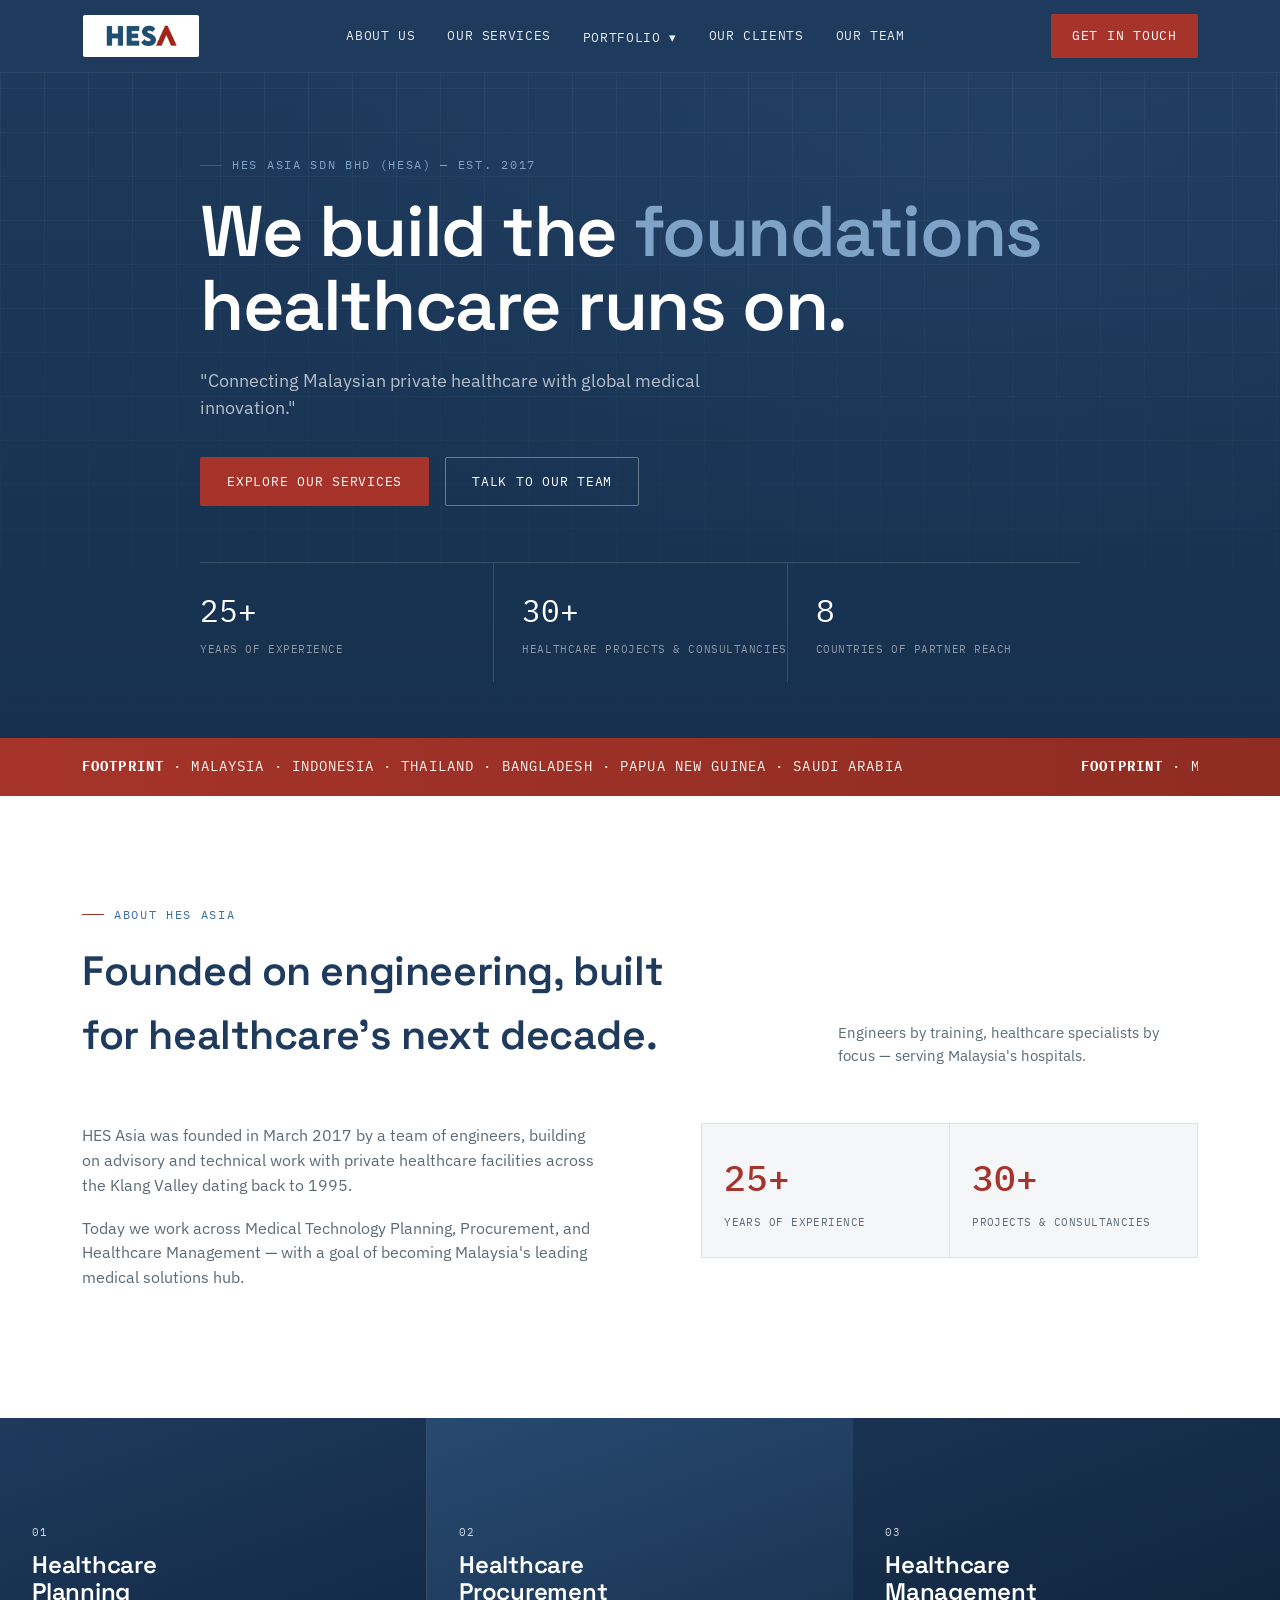
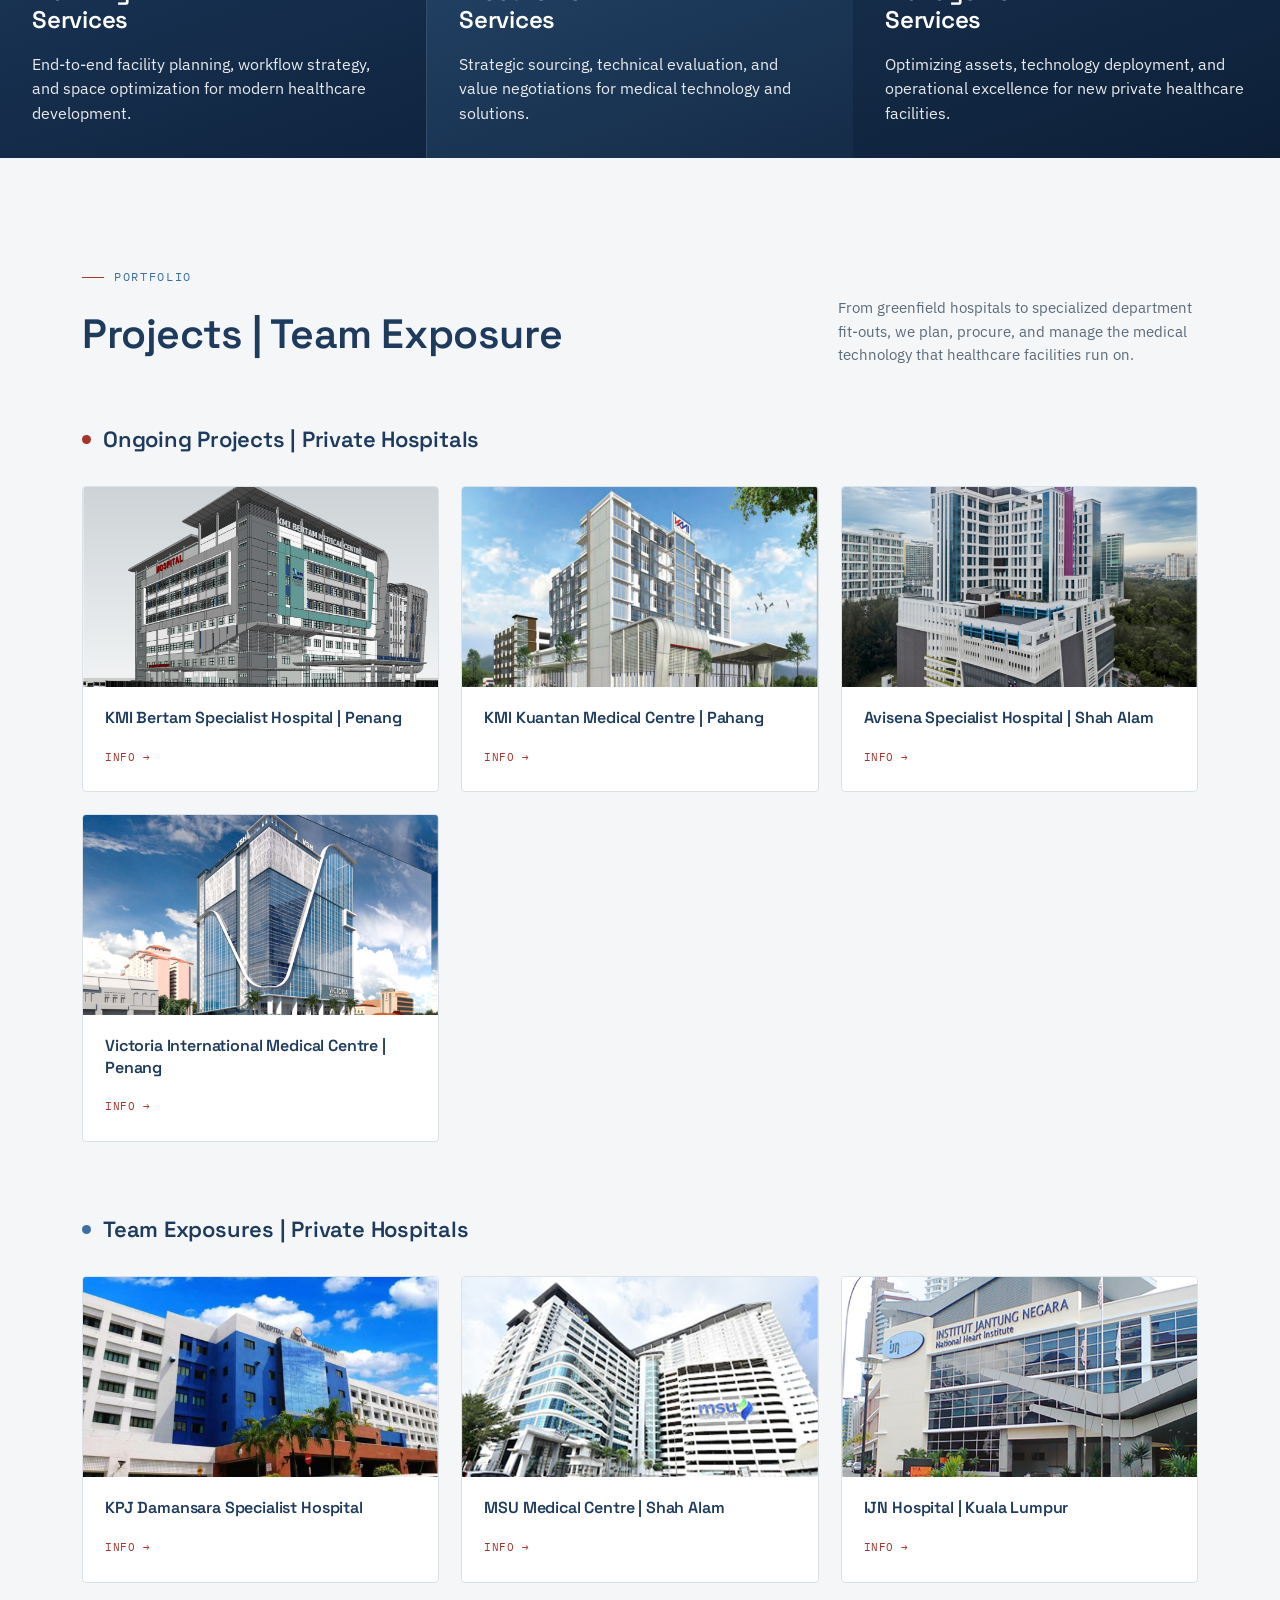
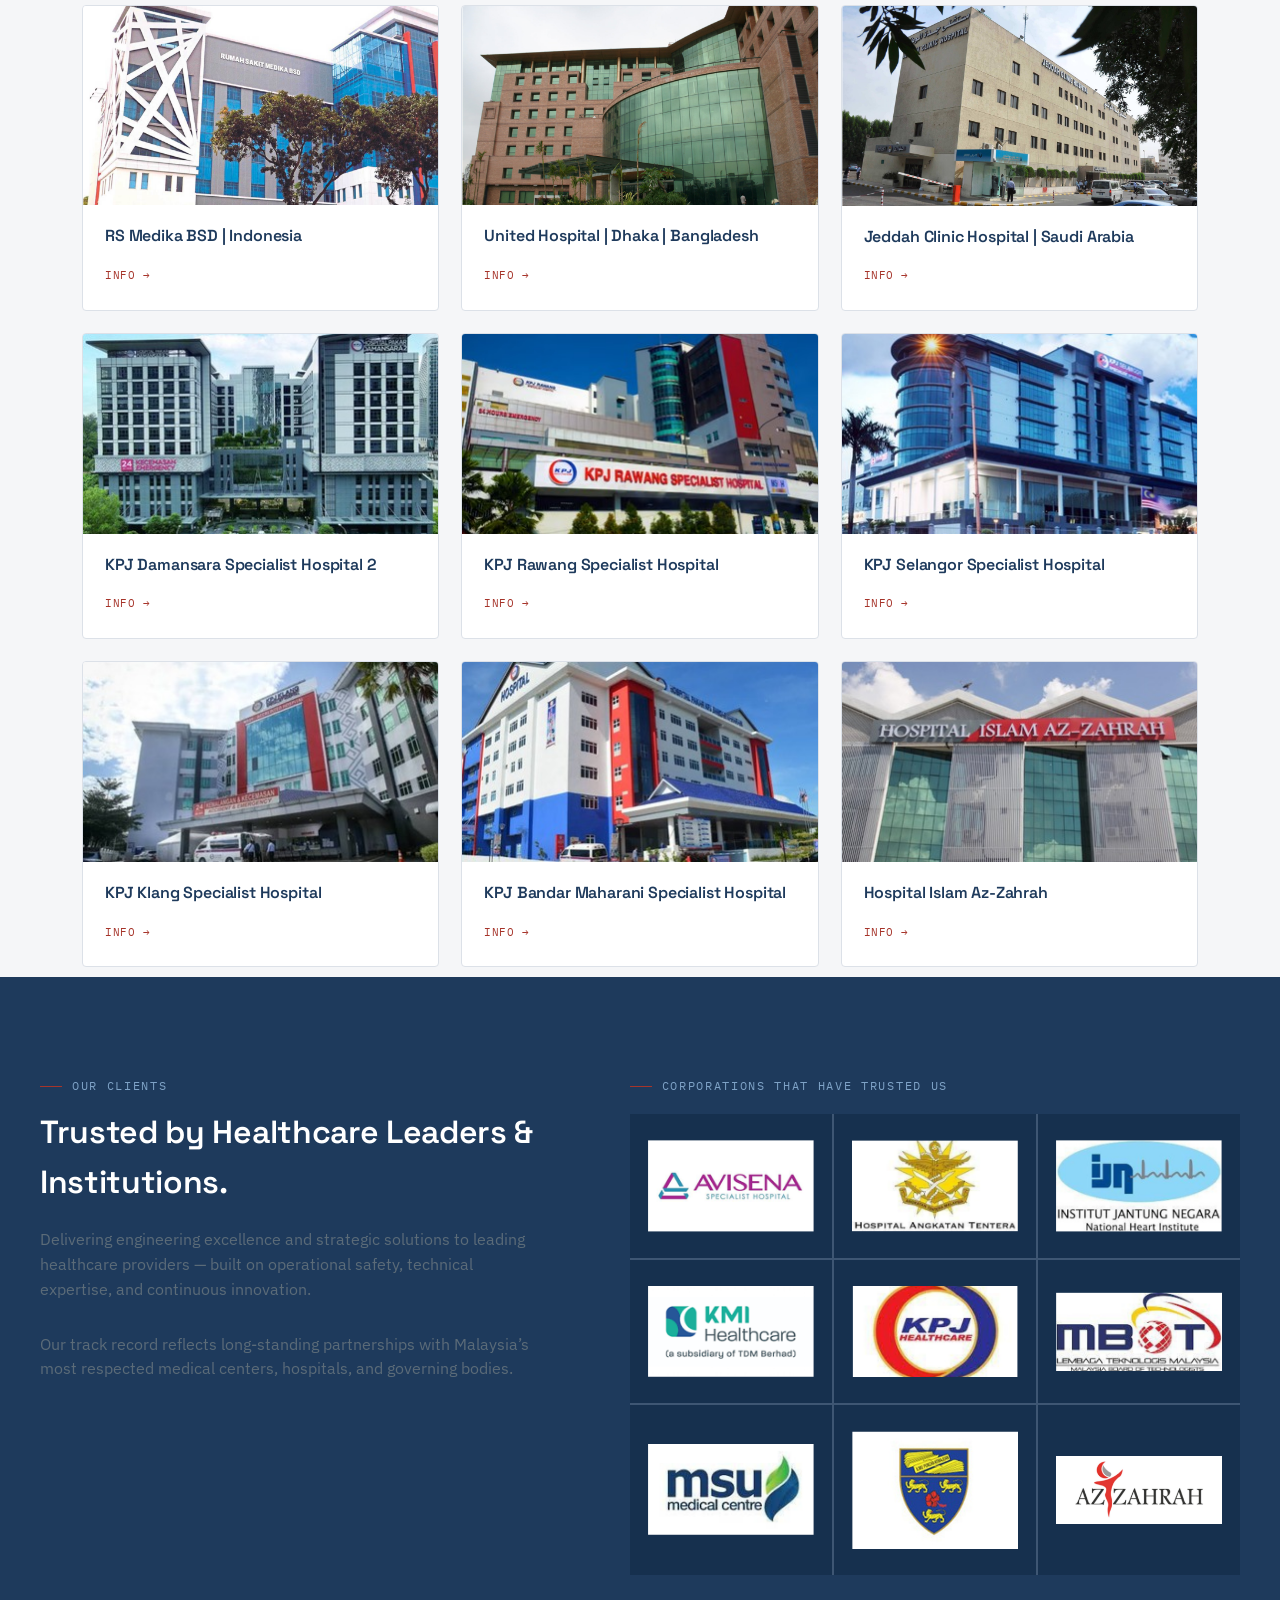
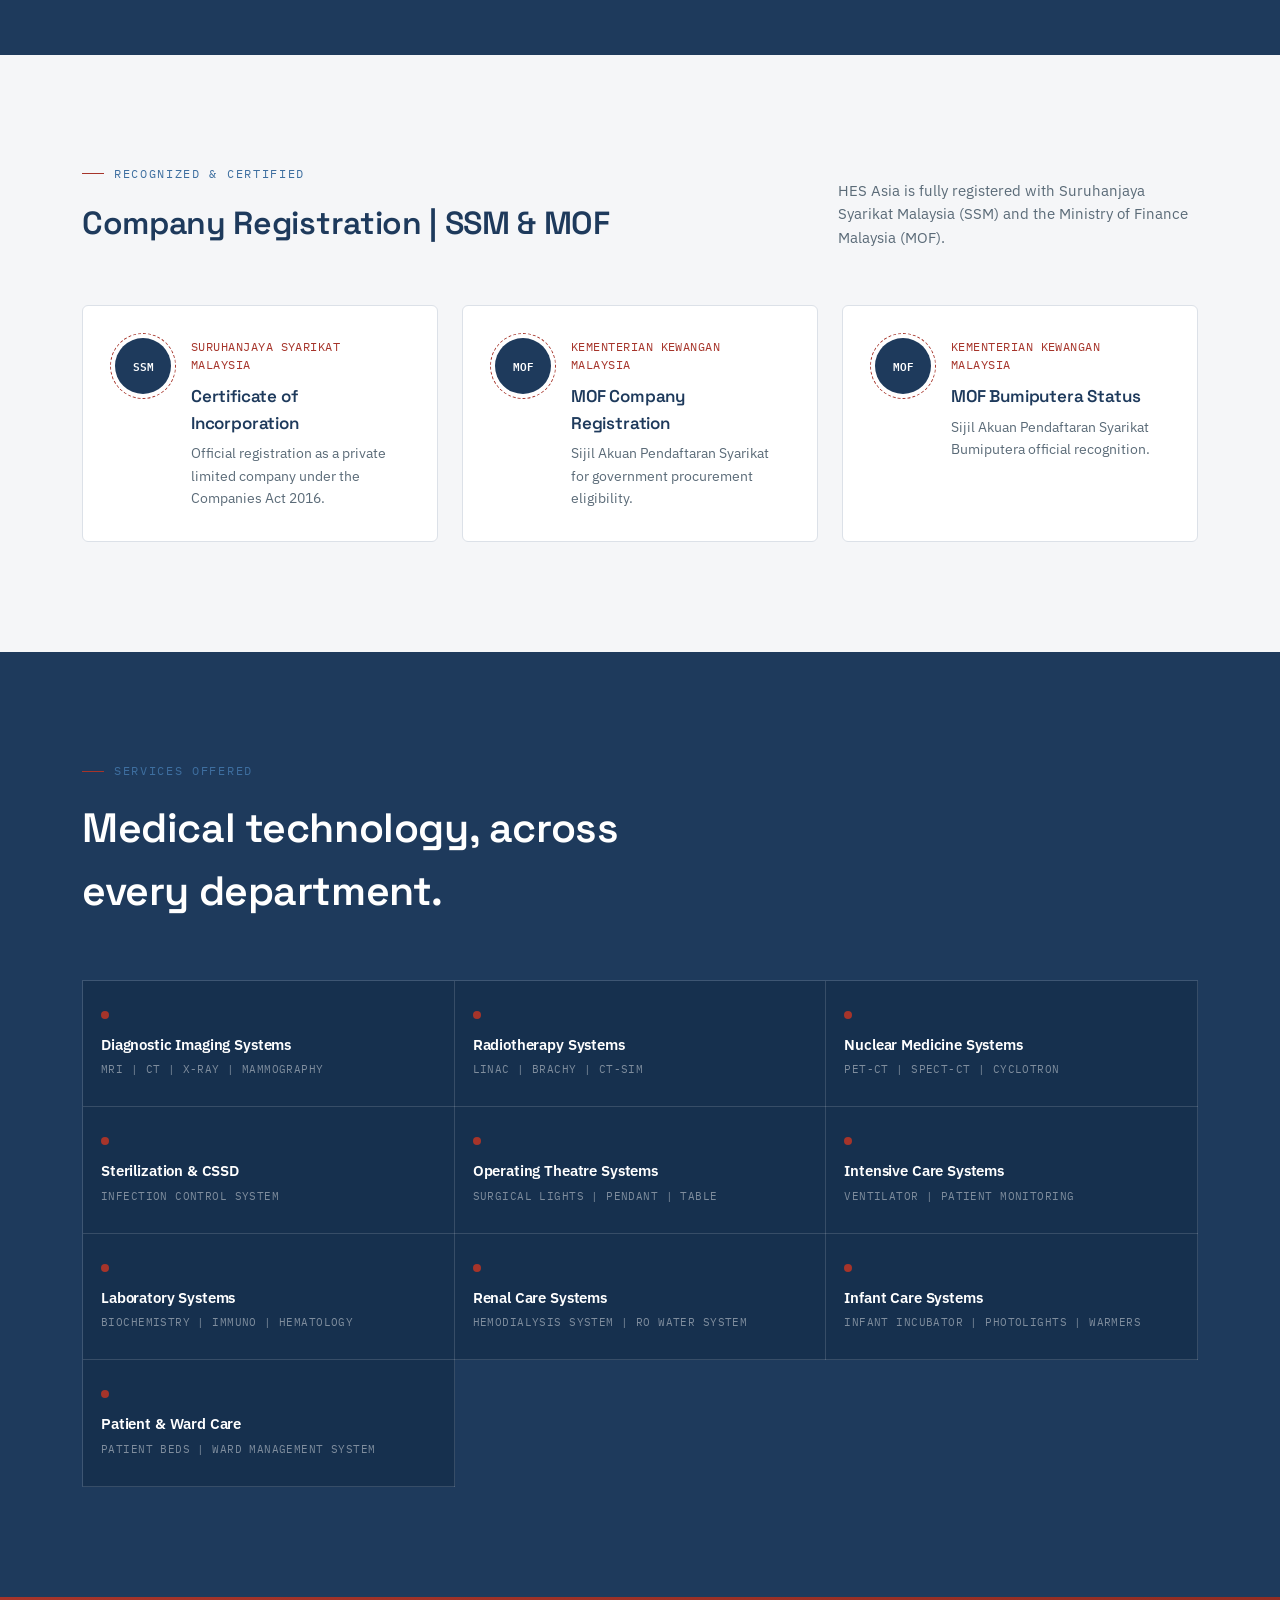
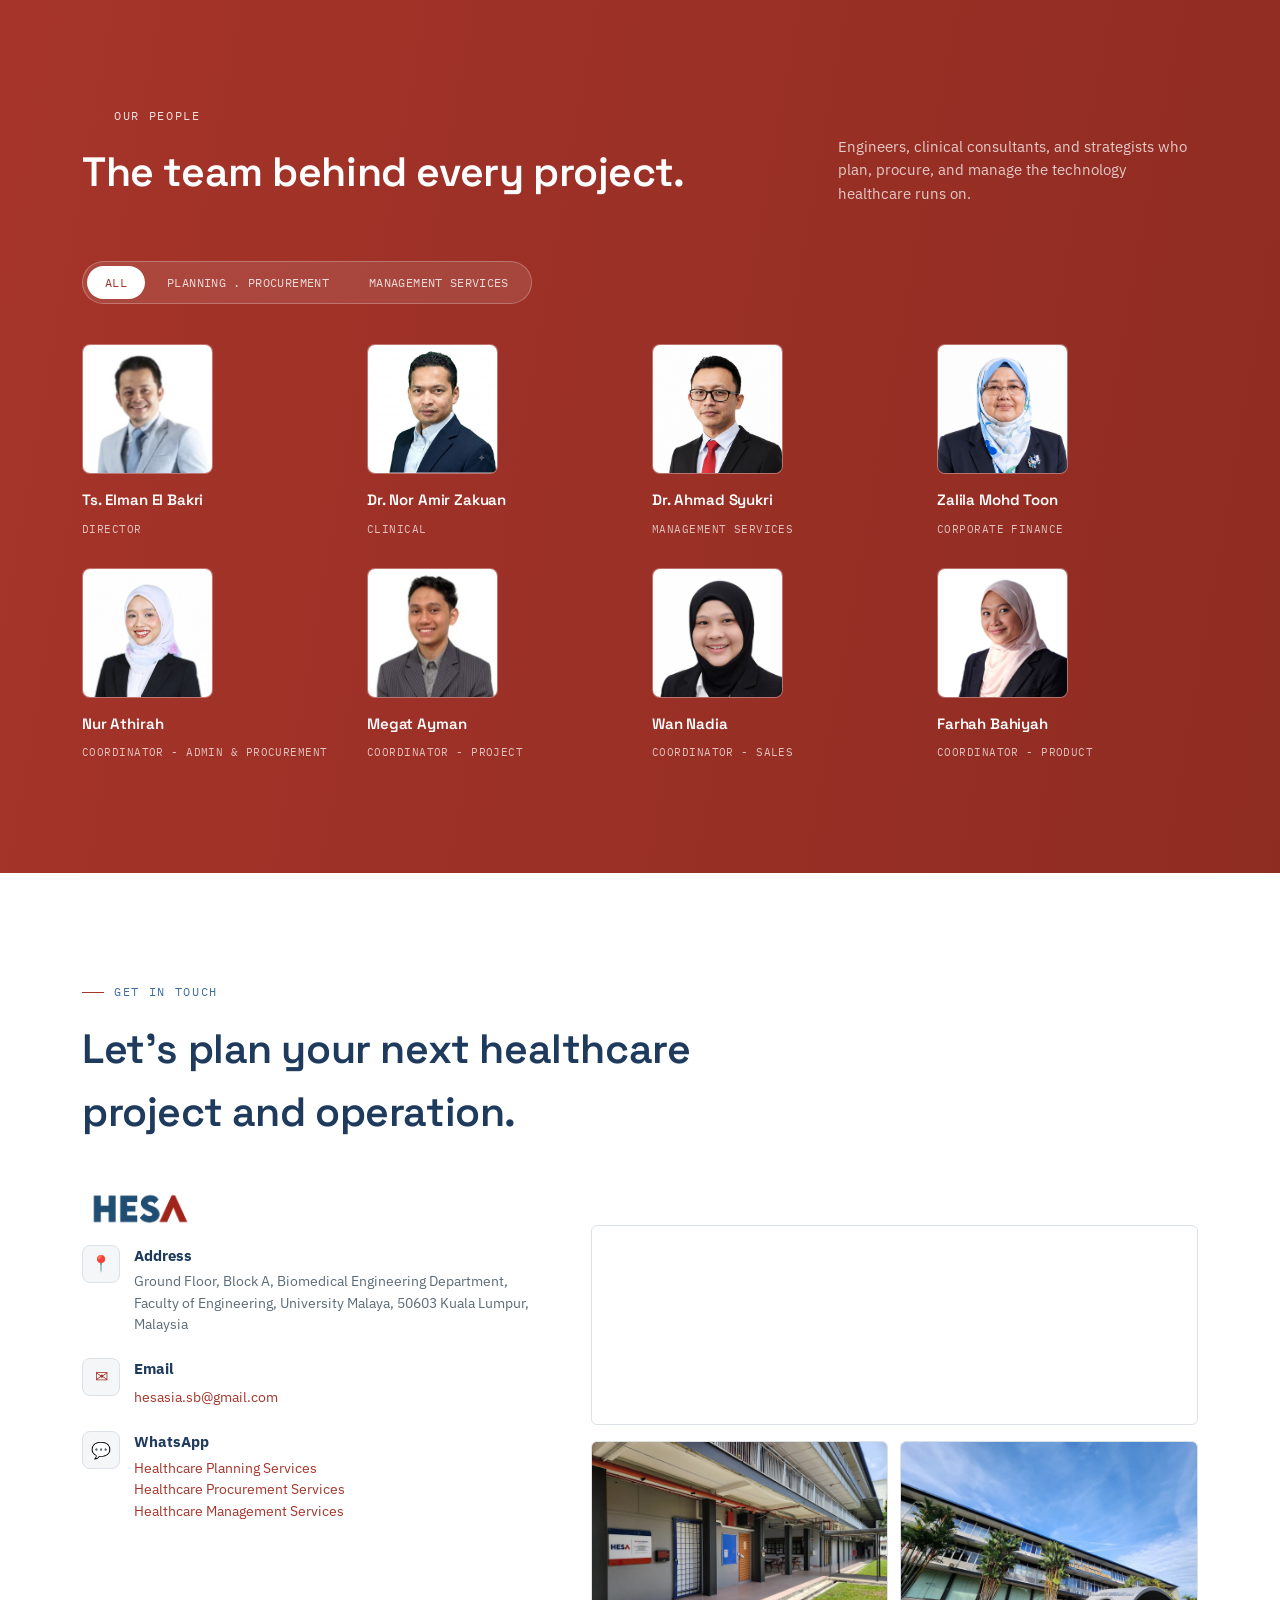
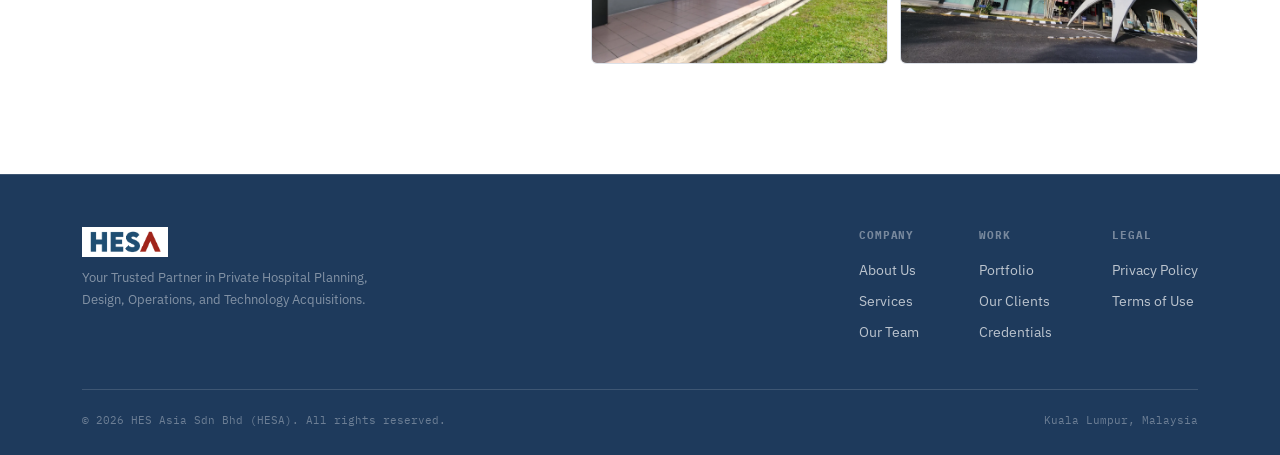
<file: index.html>
<!DOCTYPE html>
<html lang="en">

<head>
  <meta charset="UTF-8">
  <meta name="viewport" content="width=device-width, initial-scale=1.0">
  <title>HES Asia — Foundations for Healthcare</title>
  <meta name="description"
    content="Building the foundations for modern healthcare. HES Asia delivers trusted healthcare consulting, project solutions, and equipment across Asia.">
  <link rel="preconnect" href="https://fonts.googleapis.com">
  <link
    href="https://fonts.googleapis.com/css2?family=Space+Grotesk:wght@400;500;600;700&family=IBM+Plex+Sans:wght@400;500;600&family=IBM+Plex+Mono:wght@400;500&display=swap"
    rel="stylesheet">
  <link rel="stylesheet" href="style.css">
</head>

<body>

  <header id="siteHeader">
    <div class="nav">
      <a href="#top" class="logo-box">
        <img class="site-logo" src="Resource/logo/logo_hesa.png" alt="HES Asia Logo">
      </a>
      <nav class="navlinks">
        <a href="#about">About Us</a>
        <a href="#services">Our Services</a>
        <div class="dropdown">
          <span>Portfolio ▾</span>
          <div class="dropdown-menu">
            <ul>
              <li><a href="#ongoing_projects">Ongoing Projects</a></li>
              <li><a href="#project_exposure">Project Exposures</a></li>
            </ul>
          </div>
        </div>
        <a href="#client">Our Clients</a>
        <a href="#training">Our Team</a>
      </nav>
      <a href="#contact" class="btn btn-primary" style="padding:11px 20px;">Get in touch</a>
      <button class="burger" aria-label="Menu"><span></span><span></span><span></span></button>
    </div>
  </header>

  <section class="hero" id="top">
    <div class="blueprint"></div>
    <div class="wrap hero-inner">
      <div class="eyebrow" style="color:var(--blue-light);">HES ASIA SDN BHD (HESA) — EST. 2017
      </div>
      <h1>We build the <em>foundations</em><br>healthcare runs on.</h1>
      <p class="lede">"Connecting Malaysian private healthcare with global medical innovation."
      </p>
      <div class="hero-actions">
        <a href="#services" class="btn btn-primary">Explore our services</a>
        <a href="#contact" class="btn btn-ghost">Talk to our team</a>
      </div>
      <div class="vitals">
        <div class="cell">
          <div class="num">25<span>+</span></div>
          <div class="label">Years of experience</div>
        </div>
        <div class="cell">
          <div class="num">30<span>+</span></div>
          <div class="label">Healthcare projects &amp; consultancies</div>
        </div>
        <div class="cell">
          <div class="num">8</div>
          <div class="label">Countries of partner reach</div>
        </div>
      </div>
    </div>
  </section>

  <section class="hero-band" aria-label="Marquee band">
    <div class="hero-band-inner">
      <div class="marquee-wrap">
        <div class="marquee" id="marquee">
          <span><b>Footprint</b> · Malaysia · Indonesia · Thailand · Bangladesh · Papua New Guinea · Saudi Arabia &nbsp; </span>
          <span><b>Footprint</b> · Malaysia · Indonesia · Thailand · Bangladesh · Papua New Guinea · Saudi Arabia &nbsp; </span>
        </div>
      </div>
    </div>
  </section>



  <section class="section about" id="about">
    <div class="wrap">
      <div class="section-head">
        <div>
          <div class="eyebrow">About HES Asia</div>
          <h2 style="margin-top:16px;">Founded on engineering, built for healthcare's next decade.</h2>
        </div>
        <p>Engineers by training, healthcare specialists by focus — serving Malaysia's hospitals.</p>
      </div>
      <div class="about-grid">
        <div class="about-copy">
          <p>HES Asia was founded in March 2017 by a team of engineers, building on advisory and technical work with
            private healthcare facilities across the Klang Valley dating back to 1995.</p>
          <p>Today we work across Medical Technology Planning, Procurement, and Healthcare Management — with a goal of
            becoming Malaysia's leading medical solutions hub.</p>
        </div>
        <div class="readouts">
          <div class="readout">
            <div class="n">25<sup>+</sup></div>
            <div class="l">Years of Experience</div>
          </div>
          <div class="readout">
            <div class="n">30<sup>+</sup></div>
            <div class="l">Projects &amp; Consultancies</div>
          </div>

        </div>
      </div>
    </div>
  </section>

  <section class="service-panels" id="services">
    <div class="panel">
      <div class="panel-bg"></div>
      <div class="panel-content">
        <span class="idx">01</span>
        <h3>Healthcare<br>Planning<br>Services</h3>
        <p>End-to-end facility planning, workflow strategy, and space optimization for modern healthcare development.</p>
      </div>
    </div>
    <div class="panel">
      <div class="panel-bg"></div>
      <div class="panel-content">
        <span class="idx">02</span>
        <h3>Healthcare<br>Procurement<br>Services</h3>
        <p>Strategic sourcing, technical evaluation, and value negotiations for medical technology and solutions.</p>
      </div>
    </div>
    <div class="panel">
      <div class="panel-bg"></div>
      <div class="panel-content">
        <span class="idx">03</span>
        <h3>Healthcare<br>Management<br>Services</h3>
        <p>Optimizing assets, technology deployment, and operational excellence for new private healthcare facilities.</p>
      </div>
    </div>
  </section>

  <section class="section portfolio" id="ongoing_projects">
    <div class="wrap">
      <div class="section-head">
        <div>
          <div class="eyebrow">Portfolio</div>
          <h2 style="margin-top:16px;">Projects | Team Exposure</h2>
        </div>
        <p>From greenfield hospitals to specialized department fit-outs, we plan, procure, and manage the medical
          technology that healthcare facilities run on.</p>
      </div>

      <!-- Ongoing Projects -->
      <div class="portfolio-group">
        <div class="group-label"><span class="dot"></span>
          <h3>Ongoing Projects | Private Hospitals</h3>
        </div>
        <div class="proj-grid">


          <div class="proj-card" tabindex="0" data-title="KMI Bertam Specialist Hospital | Penang"
            data-status="In progress" data-category="Private Hospital (~100 beds)" data-location="Penang | Malaysia"
            data-role="Project | Procurement" data-desc="Hospital project planning and equipment procurement.">
            <div class="proj-thumb"><span class="proj-status-in-progress">In progress</span>
              <img src="Resource/project_pics/KMI_Bertam.png" alt="KMI Bertam Specialist Hospital | Penang">
            </div>
            <div class="proj-body">
              <h4>KMI Bertam Specialist Hospital | Penang</h4><button type="button" class="proj-link modal-trigger">Info
                →</button>
            </div>
          </div>

          <div class="proj-card" tabindex="0" data-title="KMI Kuantan Medical Centre | Pahang" data-status="In progress"
            data-category="Oncology & Nuclear Medicine" data-location="Pahang | Malaysia"
            data-role="Planning | Project " data-desc="Oncology &amp; nuclear medicine facility planning.">
            <div class="proj-thumb"><span class="proj-status-in-progress">In progress</span>
              <img src="Resource/project_pics/KMI_Kuantan.png" alt="KMI Kuantan Medical Centre | Pahang">
            </div>
            <div class="proj-body">
              <h4>KMI Kuantan Medical Centre | Pahang</h4><button type="button" class="proj-link modal-trigger">Info
                →</button>
            </div>
          </div>

          <div class="proj-card" tabindex="0" data-title="Avisena Specialist Hospital | Shah Alam"
            data-status="In progress" data-category="Oncology & Nuclear Medicine" data-location="Selangor | Malaysia"
            data-role="Project" data-desc="Oncology &amp; nuclear medicine equipment procurement.">
            <div class="proj-thumb"><span class="proj-status-in-progress">In progress</span>
              <img src="Resource/project_pics/Avisena.png" alt="Avisena Specialist Hospital | Shah Alam">
            </div>
            <div class="proj-body">
              <h4>Avisena Specialist Hospital | Shah Alam</h4><button type="button" class="proj-link modal-trigger">Info
                →</button>
            </div>
          </div>

          <div class="proj-card" tabindex="0" data-title="Victoria International Medical Centre | Penang"
            data-status="In progress" data-category="Private Hospital (~151 beds)" data-location="Penang | Malaysia"
            data-role="Planning | Project" data-desc="Greenfield hospital planning and project execution.">
            <div class="proj-thumb"><span class="proj-status-in-progress">In progress</span>
              <img src="Resource/project_pics/Victoria_International_medical_centre.png"
                alt="Victoria International Medical Centre | Penang">
            </div>
            <div class="proj-body">
              <h4>Victoria International Medical Centre | Penang</h4><button type="button"
                class="proj-link modal-trigger">Info →</button>
            </div>
          </div>

        </div>
      </div>

      <section id="project_exposure">
        <!-- Completed Projects -->
        <div class="portfolio-group">
          <div class="group-label completed"><span class="dot"></span>
            <h3>Team Exposures | Private Hospitals</h3>
          </div>
          <div class="proj-grid">
            <div class="proj-card" tabindex="0" data-title="KPJ Damansara Specialist Hospital | Petaling Jaya"
              data-status="Completed" data-category="Private Hospital (~250 beds)" data-location="Selangor | Malaysia"
              data-role="Procurement | Operation"
              data-desc="Equipment procurement and post-installation operational support.">
              <div class="proj-thumb"><span class="proj-status-completed ">Completed</span>
                <img src="Resource/project_pics/KPJ_damansara.png" alt="KPJ Damansara Specialist Hospital">
              </div>
              <div class="proj-body">
                <h4>KPJ Damansara Specialist Hospital</h4><button type="button" class="proj-link modal-trigger">Info
                  →</button>
              </div>
            </div>

            <div class="proj-card" tabindex="0" data-title="MSU Medical Centre | Shah Alam" data-status="Completed"
              data-category="Private Teaching Hospital (~200 beds)" data-location="Selangor | Malaysia"
              data-role="Project | Procurement"
              data-desc="Facility project planning and medical equipment procurement.">
              <div class="proj-thumb"><span class="proj-status-completed ">Completed</span>
                <img src="Resource/project_pics/MSU_medic.png" alt="MSU Medical Centre | Shah Alam">
              </div>
              <div class="proj-body">
                <h4>MSU Medical Centre | Shah Alam</h4><button type="button" class="proj-link modal-trigger">Info
                  →</button>
              </div>
            </div>

            <div class="proj-card" tabindex="0" data-title="IJN Hospital (Institut Jantung Negara) | Kuala Lumpur"
              data-status="Completed" data-category="Cardiac Specialist (~450 beds)"
              data-location="Kuala Lumpur | Malaysia" data-role="Project | Procurement"
              data-desc="Cardiac facility project planning and equipment procurement.">
              <div class="proj-thumb"><span class="proj-status-completed ">Completed</span>
                <img src="Resource/project_pics/IJN.png" alt="IJN Hospital | Kuala Lumpur">
              </div>
              <div class="proj-body">
                <h4>IJN Hospital | Kuala Lumpur</h4><button type="button" class="proj-link modal-trigger">Info
                  →</button>
              </div>
            </div>

            <div class="proj-card" tabindex="0" data-title="RS Medika BSD | BSD City" data-status="Completed"
              data-category="Overseas Hospital (~200 beds)" data-location="Indonesia" data-role="Project | Procurement"
              data-desc="Cross-border project planning and equipment procurement.">
              <div class="proj-thumb"><span class="proj-status-completed">Completed</span>
                <img src="Resource/project_pics/RS_Medika_BSD.png" alt="RS Medika BSD | Indonesia">
              </div>
              <div class="proj-body">
                <h4>RS Medika BSD | Indonesia</h4><button type="button" class="proj-link modal-trigger">Info →</button>
              </div>
            </div>

            <div class="proj-card" tabindex="0" data-title="United Hospital | Dhaka" data-status="Completed"
              data-category="Overseas Hospital (~250 beds)" data-location="Bangladesh" data-role="Planning | Project"
              data-desc="Facility planning and project execution consultancy.">
              <div class="proj-thumb"><span class="proj-status-completed">Completed</span>
                <img src="Resource/project_pics/United_hospital_dhaka.png" alt="United Hospital | Dhaka | Bangladesh">
              </div>
              <div class="proj-body">
                <h4>United Hospital | Dhaka | Bangladesh</h4><button type="button" class="proj-link modal-trigger">Info
                  →</button>
              </div>
            </div>

            <div class="proj-card" tabindex="0" data-title="Jeddah Clinic Hospital | Saudi Arabia"
              data-status="Completed" data-category="Overseas Hospital (~150 beds)" data-location="Saudi Arabia"
              data-role="Procurement" data-desc="Medical equipment procurement and technical specification.">
              <div class="proj-thumb"><span class="proj-status-completed">Completed</span>
                <img src="Resource/project_pics/Jeddah_Clinic_hospital.png" alt="Jeddah Clinic Hospital | Saudi Arabia">
              </div>
              <div class="proj-body">
                <h4>Jeddah Clinic Hospital | Saudi Arabia</h4><button type="button" class="proj-link modal-trigger">Info
                  →</button>
              </div>
            </div>

            <!-- KPJ Damansara Specialist Hospital 2 -->
            <div class="proj-card" tabindex="0" data-title="KPJ Damansara Specialist Hospital 2 | Bukit Lanjan"
              data-status="Completed" data-category="Private Hospital (~300 beds)"
              data-location="Kuala Lumpur | Malaysia" data-role="Operation"
              data-desc="Hospital operations and management.">
              <div class="proj-thumb"><span class="proj-status-completed ">Completed</span>
                <img src="Resource/project_pics/KPJ_damansara_2.jpeg" alt="KPJ Damansara Specialist Hospital 2">
              </div>
              <div class="proj-body">
                <h4>KPJ Damansara Specialist Hospital 2</h4><button type="button" class="proj-link modal-trigger">Info
                  →</button>
              </div>
            </div>

            <!-- KPJ Rawang Specialist Hospital -->
            <div class="proj-card" tabindex="0" data-title="KPJ Rawang Specialist Hospital | Rawang"
              data-status="Completed" data-category="Private Hospital (~160 beds)" data-location="Selangor | Malaysia"
              data-role="Operation" data-desc="Hospital operations and management.">
              <div class="proj-thumb"><span class="proj-status-completed ">Completed</span>
                <img src="Resource/project_pics/KPJ_rawang.jpeg" alt="KPJ Rawang Specialist Hospital">
              </div>
              <div class="proj-body">
                <h4>KPJ Rawang Specialist Hospital</h4><button type="button" class="proj-link modal-trigger">Info
                  →</button>
              </div>
            </div>

            <!-- KPJ Selangor Specialist Hospital -->
            <div class="proj-card" tabindex="0" data-title="KPJ Selangor Specialist Hospital | Shah Alam"
              data-status="Completed" data-category="Private Hospital (~250 beds)" data-location="Selangor | Malaysia"
              data-role="Operation" data-desc="Hospital operations and management.">
              <div class="proj-thumb"><span class="proj-status-completed ">Completed</span>
                <img src="Resource/project_pics/KPJ_selangor.jpeg" alt="KPJ Selangor Specialist Hospital">
              </div>
              <div class="proj-body">
                <h4>KPJ Selangor Specialist Hospital</h4><button type="button" class="proj-link modal-trigger">Info
                  →</button>
              </div>
            </div>

            <!-- KPJ Klang Specialist Hospital -->
            <div class="proj-card" tabindex="0" data-title="KPJ Klang Specialist Hospital | Klang"
              data-status="Completed" data-category="Private Hospital (~200 beds)" data-location="Selangor | Malaysia"
              data-role="Operation" data-desc="Hospital operations and management.">
              <div class="proj-thumb"><span class="proj-status-completed ">Completed</span>
                <img src="Resource/project_pics/KPJ_klang.jpeg" alt="KPJ Klang Specialist Hospital">
              </div>
              <div class="proj-body">
                <h4>KPJ Klang Specialist Hospital</h4><button type="button" class="proj-link modal-trigger">Info
                  →</button>
              </div>
            </div>

            <!-- KPJ Bandar Maharani Specialist Hospital -->
            <div class="proj-card" tabindex="0" data-title="KPJ Bandar Maharani Specialist Hospital | Muar"
              data-status="Completed" data-category="Private Hospital (~120 beds)" data-location="Johor | Malaysia"
              data-role="Operation" data-desc="Hospital operations and management.">
              <div class="proj-thumb"><span class="proj-status-completed ">Completed</span>
                <img src="Resource/project_pics/KPJ_bandar_maharani.jpeg" alt="KPJ Bandar Maharani Specialist Hospital">
              </div>
              <div class="proj-body">
                <h4>KPJ Bandar Maharani Specialist Hospital</h4><button type="button"
                  class="proj-link modal-trigger">Info
                  →</button>
              </div>
            </div>

            <!-- Hospital Islam Az-Zahrah -->
            <div class="proj-card" tabindex="0" data-title="Hospital Islam Az-Zahrah | Bandar Baru Bangi"
              data-status="Completed" data-category="Private Hospital (~100 beds)" data-location="Selangor | Malaysia"
              data-role="Operation" data-desc="Hospital operations and management.">
              <div class="proj-thumb"><span class="proj-status-completed ">Completed</span>
                <img src="Resource/project_pics/Hospital_islam_az_zahrah.jpeg" alt="Hospital Islam Az-Zahrah">
              </div>
              <div class="proj-body">
                <h4>Hospital Islam Az-Zahrah</h4><button type="button" class="proj-link modal-trigger">Info
                  →</button>
              </div>
            </div>

          </div>

        </div>
      </section>
    </div>
  </section>

  <!-- Portfolio project modal (single reusable dialog, populated via JS) -->
  <div class="modal-overlay" id="projectModal" aria-hidden="true">
    <div class="modal-box" role="dialog" aria-modal="true" aria-labelledby="modalTitle">
      <button type="button" class="modal-close" id="modalClose" aria-label="Close">✕</button>
      <span class="modal-status" id="modalStatus">In progress</span>
      <h3 id="modalTitle">Project title</h3>
      <div class="modal-meta">
        <span id="modalLocation">Location</span>
        <span class="modal-sep">·</span>
        <span id="modalCategory">Category</span>
      </div>
      <div class="modal-role" id="modalRole">Our role</div>
      <p id="modalDesc">Description.</p>
    </div>
  </div>


 <section class="profile" id="client">
  <div class="wrap">
    <div class="profile-grid">
      <div class="profile-copy">
        <div class="eyebrow" style="color: var(--blue-light);">Our Clients</div>
        <h2 style="color: #fff; margin-top: 12px; margin-bottom: 20px; font-size: 32px;">
          Trusted by Healthcare Leaders &amp; Institutions.
        </h2>
        <p style="color: var(--slate); line-height: 1.6;">
          Delivering engineering excellence and strategic solutions to leading healthcare providers — built on operational safety, technical expertise, and continuous innovation.
        </p>
        <p style="margin-top: 16px; color: var(--slate); line-height: 1.6;">
          Our track record reflects long-standing partnerships with Malaysia’s most respected medical centers, hospitals, and governing bodies.
        </p>
      </div>

      <div>
        <div class="eyebrow" style="color: var(--blue-light); margin-bottom: 18px;">
          Corporations that have trusted us
        </div>
        <div class="partners-grid">
          <div class="partner"><span><img src="Resource/logo/avisena.png" alt="Avisena"></span></div>
          <div class="partner"><span><img src="Resource/logo/hospital_angkatan_tentera.png" alt="Hospital Angkatan Tentera"></span></div>
          <div class="partner"><span><img src="Resource/logo/ijn.png" alt="IJN"></span></div>
          <div class="partner"><span><img src="Resource/logo/kmi.png" alt="KMI"></span></div>
          <div class="partner"><span><img src="Resource/logo/kpj.png" alt="KPJ"></span></div>
          <div class="partner"><span><img src="Resource/logo/Mbot.png" alt="MBOT"></span></div>
          <div class="partner"><span><img src="Resource/logo/msu_medic.png" alt="MSU Medic"></span></div>
          <div class="partner"><span><img src="Resource/logo/UM.png" alt="UM"></span></div>
          <div class="partner"><span><img src="Resource/logo/Az_zahrah.png" alt="Az Zahrah"></span></div>
        </div>
      </div>
    </div>
  </div>
</section>

  <section class="section credentials" id="credentials">
    <div class="wrap">
      <div class="section-head">
        <div>
          <div class="eyebrow">Recognized &amp; certified</div>
          <h2 style="margin-top:16px; white-space: nowrap; font-size: clamp(20px, 3.5vw, 32px);" >Company Registration | SSM &amp; MOF</h2>
        </div>
        <p>HES Asia is fully registered with Suruhanjaya Syarikat Malaysia (SSM) and the Ministry of Finance Malaysia
          (MOF).</p>
      </div>
      <div class="cred-grid">
        <div class="cred-card" data-src="Resource/certificates/HESA-SSM.pdf"
          data-title="SSM Certificate of Incorporation" tabindex="0">
          <div class="cred-badge"><span>SSM</span></div>
          <div>
            <span class="org">Suruhanjaya Syarikat Malaysia</span>
            <h4>Certificate of Incorporation</h4>
            <p>Official registration as a private limited company under the Companies Act 2016.</p>
          </div>
        </div>

        <div class="cred-card" data-src="Resource/certificates/HESA-MOF-CERT (2025).pdf"
          data-title="MOF Company Registration" tabindex="0">
          <div class="cred-badge"><span>MOF</span></div>
          <div>
            <span class="org">Kementerian Kewangan Malaysia</span>
            <h4>MOF Company Registration</h4>
            <p>Sijil Akuan Pendaftaran Syarikat for government procurement eligibility.</p>
          </div>
        </div>

        <div class="cred-card" data-src="Resource/certificates/HESA-BUMIPUTERA-CERT (2025).pdf"
          data-title="MOF Bumiputera Status Certificate" tabindex="0">
          <div class="cred-badge"><span>MOF</span></div>
          <div>
            <span class="org">Kementerian Kewangan Malaysia</span>
            <h4>MOF Bumiputera Status</h4>
            <p>Sijil Akuan Pendaftaran Syarikat Bumiputera official recognition.</p>
          </div>
        </div>

      </div>
    </div>
  </section>


  <section class="section reach" id="equipment">
    <div class="wrap">
      <div class="section-head">
        <div>
          <div class="eyebrow">SERVICES OFFERED</div>
          <h2 style="margin-top:16px;">Medical technology, across every department.</h2>
        </div>
      </div>
      <div class="reach-grid">
        <div class="country">
          <div class="flag-dot"></div>
          <h4>Diagnostic Imaging Systems</h4>
          <span>MRI | CT | X-Ray | Mammography</span>
        </div>

        <div class="country">
          <div class="flag-dot"></div>
          <h4>Radiotherapy Systems</h4>
          <span>LINAC | Brachy | CT-Sim</span>
        </div>

        <div class="country">
          <div class="flag-dot"></div>
          <h4>Nuclear Medicine Systems</h4>
          <span>PET-CT | SPECT-CT | Cyclotron</span>
        </div>

        <div class="country">
          <div class="flag-dot"></div>
          <h4>Sterilization &amp; CSSD</h4>
          <span>Infection Control System</span>
        </div>

        <div class="country">
          <div class="flag-dot"></div>
          <h4>Operating Theatre Systems</h4>
          <span>Surgical Lights | Pendant | Table</span>
        </div>

        <div class="country">
          <div class="flag-dot"></div>
          <h4>Intensive Care Systems</h4>
          <span>Ventilator | Patient Monitoring</span>
        </div>

        <div class="country">
          <div class="flag-dot"></div>
          <h4>Laboratory Systems</h4>
          <span>Biochemistry | Immuno | Hematology </span>
        </div>

        <div class="country">
          <div class="flag-dot"></div>
          <h4>Renal Care Systems</h4>
          <span>Hemodialysis System | RO Water System</span>
        </div>

        <div class="country">
          <div class="flag-dot"></div>
          <h4>Infant Care Systems</h4>
          <span> Infant Incubator | Photolights | Warmers</span>
        </div>

        <div class="country">
          <div class="flag-dot"></div>
          <h4>Patient &amp; Ward Care</h4>
          <span>Patient Beds | Ward Management System</span>
        </div>
      </div>
    </div>
  </section>

  <section class="section team-section" id="training">
    <div class="wrap">
      <div class="section-head">
        <div>
          <div class="eyebrow">Our people</div>
          <h2 style="margin-top:16px;">The team behind every project.</h2>
        </div>
        <p>Engineers, clinical consultants, and strategists who plan, procure, and manage the technology healthcare
          runs on.</p>
      </div>

      <!-- data-company: "sdn" = HESA Sdn Bhd only, "consult" = HESA Consult only, "both" = works across both entities -->
      <div class="team-switch" id="teamSwitch" role="tablist" aria-label="Filter team by company">
        <button type="button" class="switch-btn is-active" data-filter="all" aria-pressed="true">All</button>
        <button type="button" class="switch-btn" data-filter="sdn" role="tab" aria-selected="false">Planning .
          Procurement</button>
        <button type="button" class="switch-btn" data-filter="consult" role="tab" aria-selected="false">Management
          Services</button>
      </div>

      <!-- To update: replace each Resource/team_pics/*.jpg with the real photo, and edit the name / role text. -->
      <div class="team-photo-grid" id="teamGrid">
        <div class="person" data-company="both">
          <div class="person-photo"><img src="Resource/people/Elman_c.png" alt="Ts. Elman El Bakri"></div>
          <h4>Ts. Elman El Bakri</h4>
          <span>Director</span>
        </div>
        <div class="person" data-company="sdn">
          <div class="person-photo"><img src="Resource/people/amir_c.png" alt="Mr Amir"></div>
          <h4>Dr. Nor Amir Zakuan</h4>
          <span>Clinical</span>
        </div>
        <div class="person" data-company="consult">
          <div class="person-photo"><img src="Resource/people/Ahmad_c.png" alt="Mr Ahmad"></div>
          <h4>Dr. Ahmad Syukri</h4>
          <span>Management Services</span>
        </div>
        <div class="person" data-company="consult">
          <div class="person-photo"><img src="Resource/people/zalila_c.png" alt="Miss Zalila"></div>
          <h4>Zalila Mohd Toon</h4>
          <span>Corporate Finance </span>
        </div>
        <div class="person" data-company="sdn">
          <div class="person-photo"><img src="Resource/people/Athirah_c.png" alt="Miss Athirah"></div>
          <h4>Nur Athirah</h4>
          <span>Coordinator - Admin & Procurement</span>
        </div>
        <div class="person" data-company="sdn">
          <div class="person-photo"><img src="Resource/people/megat_c.png" alt="Mr Megat"></div>
          <h4>Megat Ayman</h4>
          <span>Coordinator - Project</span>
        </div>
        <div class="person" data-company="sdn">
          <div class="person-photo"><img src="Resource/people/Nadia_c.png" alt="Mrs. Farah"></div>
          <h4>Wan Nadia</h4>
          <span>Coordinator - Sales</span>
        </div>
        <div class="person" data-company="sdn">
          <div class="person-photo"><img src="Resource/people/farhah_c.png" alt="Miss Farhah"></div>
          <h4>Farhah Bahiyah</h4>
          <span>Coordinator - Product</span>
        </div>
      </div>
    </div>
  </section>


  <section class="section contact" id="contact">
    <div class="wrap">
      <div class="section-head">
        <div>
          <div class="eyebrow">Get in touch</div>
          <h2 style="margin-top:16px;">Let's plan your next healthcare project and operation.</h2>
        </div>
      </div>
      <div class="contact-grid">
        <div class="contact-info">
          <img class="site-logo" src="Resource/logo/logo_hesa.png" alt="HES Asia Logo" height="40"
            style="margin-top: -12px; margin-bottom: 16px;">
          <div class="info-row">
            <div class="info-icon">📍</div>
            <div>
              <h5>Address</h5>
              <p>Ground Floor, Block A, Biomedical Engineering Department, Faculty of Engineering, University Malaya,
                50603 Kuala Lumpur, Malaysia</p>
            </div>
          </div>
          <div class="info-row">
            <div class="info-icon">✉</div>
            <div>
              <h5>Email</h5><a href="mailto:hesasia.sb@gmail.com">hesasia.sb@gmail.com</a>

            </div>
          </div>
          <div class="info-row">
            <div class="info-icon">💬</div>
            <div>
              <h5>WhatsApp</h5>
              <p><a
                  href="https://wa.me/60194880749?text=Hi%20En.Megat,%20I%20am%20interested%20in%20Healthcare%20Planning%20Services">Healthcare
                  Planning Services</a><br><a
                  href="https://wa.me/60137459820?text=Hi%20Miss%20Athirah,%20I%20am%20interested%20in%20Healthcare%20Procurement%20Services">Healthcare
                  Procurement Services</a><br>
                <a
                  href="https://wa.me/60122863305?text=Hi%20En.Elman,%20I%20am%20interested%20in%20Healthcare%20Management%20Services">Healthcare
                  Management Services</a>
              </p>
            </div>
          </div>
        </div>

        <div class="contact-map-col">
          <div class="map-embed">
            <iframe loading="lazy"
              src="https://www.google.com/maps/embed?pb=!1m18!1m12!1m3!1d3983.908696569103!2d101.6527722753164!3d3.1188508533374306!2m3!1f0!2f0!3f0!3m2!1i1024!2i768!4f13.1!3m3!1m2!1s0x31cc49e4af4919bd%3A0xf440fd3ec20a9678!2sHESA%20%7C%20HES%20ASIA%20SDN%20BHD!5e0!3m2!1sen!2smy!4v1787906751607!5m2!1sen!2smy"
              allowfullscreen="" referrerpolicy="strict-origin-when-cross-origin"></iframe>
          </div>

          <div class="contact-gallery">
            <div class="contact-gallery-item">
              <img src="Resource/back_pic/second.webp" alt="HESA photo 2" loading="lazy">
            </div>
            <div class="contact-gallery-item">
              <img src="Resource/back_pic/first.webp" alt="HESA photo 1" loading="lazy">
            </div>
          </div>
        </div>
      </div>
    </div>
  </section>

  <footer>
    <div class="wrap">
      <div class="foot-top">
        <div class="foot-brand">
          <img class="site-logo" src="Resource/logo/logo_hesa.png" alt="HES Asia Logo" height="40"
            style="padding-bottom: 10px;">
          <p>Your Trusted Partner in Private Hospital Planning, Design, Operations, and Technology Acquisitions.</p>
        </div>
        <div class="foot-links">
          <div class="foot-col">
            <h5>Company</h5>
            <a href="#about">About Us</a>
            <a href="#services">Services</a>
            <a href="#training">Our Team</a>
          </div>
          <div class="foot-col">
            <h5>Work</h5>

            <a href="#ongoing_projects">Portfolio</a>
            <a href="#client">Our Clients</a>
            <a href="#credentials">Credentials</a>
          </div>
          <div class="foot-col">
            <h5>Legal</h5>
            <a href="Resource/Compliance_doc/privacy_policy.pdf">Privacy Policy</a>
            <a href="Resource/Compliance_doc/termsofuse.pdf">Terms of Use</a>
          </div>
        </div>
      </div>
      <div class="foot-bottom">
        <span>© 2026 HES Asia Sdn Bhd (HESA). All rights reserved.</span>
        <span>Kuala Lumpur, Malaysia</span>
      </div>
    </div>
  </footer>

  <script>
    // Mobile nav toggle — toggle `.open` on the parent `.nav` for CSS to handle layout
    const burger = document.querySelector('.burger');
    const navEl = document.querySelector('.nav');
    if (burger && navEl) {
      burger.addEventListener('click', () => {
        const isOpen = navEl.classList.toggle('open');
        burger.setAttribute('aria-expanded', isOpen ? 'true' : 'false');
      });
    }

    // Count-up animation
    const animateNum = (el, target, suffix) => {
      const dur = 1200;
      const t0 = performance.now();
      const step = (t) => {
        const p = Math.min((t - t0) / dur, 1);
        const eased = 1 - Math.pow(1 - p, 3);
        el.textContent = Math.floor(eased * target) + suffix;
        if (p < 1) requestAnimationFrame(step);
      };
      requestAnimationFrame(step);
    };
    const targets = document.querySelectorAll('.num, .readout .n');
    const io = new IntersectionObserver((entries) => {
      entries.forEach(entry => {
        if (entry.isIntersecting) {
          const el = entry.target;
          if (el.dataset.done) return;
          el.dataset.done = "1";
          const raw = el.textContent.trim();
          const match = raw.match(/^(\d+)(.*)$/);
          if (match) animateNum(el, parseInt(match[1]), match[2]);
          io.unobserve(el);
        }
      });
    }, { threshold: 0.5 });
    targets.forEach(el => io.observe(el));

    // Contact form (guarded check to prevent script breakage when form is absent)
    const contactForm = document.getElementById('contactForm');
    if (contactForm) {
      contactForm.addEventListener('submit', (e) => {
        e.preventDefault();
        alert('Form UI is ready — connect this to your email service or backend to go live.');
      });
    }

    // Portfolio project modal
    const modal = document.getElementById('projectModal');
    const modalTitle = document.getElementById('modalTitle');
    const modalStatus = document.getElementById('modalStatus');
    const modalLocation = document.getElementById('modalLocation');
    const modalCategory = document.getElementById('modalCategory');
    const modalRole = document.getElementById('modalRole');
    const modalDesc = document.getElementById('modalDesc');
    let lastFocused = null;

    function openModal(card) {
      if (!modal) return;
      modalTitle.textContent = card.dataset.title || '';
      modalStatus.textContent = card.dataset.status || '';
      modalStatus.classList.toggle('is-completed', card.dataset.status === 'Completed');
      modalLocation.textContent = card.dataset.location || '';
      modalCategory.textContent = card.dataset.category || '';
      if (modalRole) {
        modalRole.textContent = card.dataset.role ? 'Our role: ' + card.dataset.role : '';
        modalRole.style.display = card.dataset.role ? 'inline-block' : 'none';
      }
      modalDesc.textContent = card.dataset.desc || '';
      modal.classList.add('is-open');
      modal.setAttribute('aria-hidden', 'false');
      lastFocused = document.activeElement;
      const closeBtn = document.getElementById('modalClose');
      if (closeBtn) closeBtn.focus();
      document.body.style.overflow = 'hidden';
    }

    function closeModal() {
      if (!modal) return;
      modal.classList.remove('is-open');
      modal.setAttribute('aria-hidden', 'true');
      document.body.style.overflow = '';
      if (lastFocused) lastFocused.focus();
    }

    document.querySelectorAll('.proj-card').forEach(card => {
      card.addEventListener('click', () => {
        openModal(card);
      });
      card.addEventListener('keydown', (e) => {
        if (e.key === 'Enter' || e.key === ' ') {
          e.preventDefault();
          openModal(card);
        }
      });
    });

    const modalCloseBtn = document.getElementById('modalClose');
    if (modalCloseBtn) {
      modalCloseBtn.addEventListener('click', closeModal);
    }

    if (modal) {
      modal.addEventListener('click', (e) => {
        if (e.target === modal) closeModal();
      });
    }

    document.addEventListener('keydown', (e) => {
      if (e.key === 'Escape' && modal && modal.classList.contains('is-open')) {
        closeModal();
      }
    });

    // Our People — company filter switch
    const teamSwitch = document.getElementById('teamSwitch');
    const teamGrid = document.getElementById('teamGrid');
    if (teamSwitch && teamGrid) {
      const people = teamGrid.querySelectorAll('.person');
      const buttons = teamSwitch.querySelectorAll('.switch-btn');

      teamSwitch.addEventListener('click', (e) => {
        const btn = e.target.closest('.switch-btn');
        if (!btn) return;
        const filter = btn.dataset.filter;

        buttons.forEach(b => {
          b.classList.toggle('is-active', b === btn);
          b.setAttribute('aria-selected', b === btn ? 'true' : 'false');
        });

        people.forEach(person => {
          if (filter === 'all') {
            person.classList.remove('is-highlighted', 'is-dimmed');
            return;
          }
          const company = person.dataset.company;
          const matches = company === filter || company === 'both';
          person.classList.toggle('is-highlighted', matches);
          person.classList.toggle('is-dimmed', !matches);
        });
      });
    }
  </script>
  <!-- Floating PDF Viewer Modal -->
  <div class="pdf-modal-overlay" id="pdfModal" aria-hidden="true">
    <div class="pdf-modal-container" role="dialog" aria-modal="true" aria-labelledby="pdfModalTitle">
      <div class="pdf-modal-header">
        <h3 id="pdfModalTitle">Document Preview</h3>
        <div class="pdf-modal-actions">
          <a id="pdfDownloadBtn" href="#" download class="btn-modal-download">📥 Download</a>
          <button type="button" class="pdf-modal-close" id="pdfModalClose" aria-label="Close modal">✕</button>
        </div>
      </div>
      <div class="pdf-modal-body">
        <iframe id="pdfViewerFrame" src="about:blank" title="Document Preview"></iframe>
        <img id="pdfViewerImage"
          src="[data-uri]"
          alt="Document Preview">
      </div>
    </div>
  </div>
  <!-- Lead Capture Modal -->
  <div class="pdf-modal-overlay" id="leadModal" aria-hidden="true">
    <div class="lead-modal-container" role="dialog" aria-modal="true" aria-labelledby="leadModalTitle">
      <div class="pdf-modal-header">
        <h3 id="leadModalTitle">Access Company Profile</h3>
        <button type="button" class="pdf-modal-close" id="leadModalClose" aria-label="Close modal">✕</button>
      </div>
      <form id="leadForm" class="lead-modal-body">
        <p class="lead-desc">Please enter your details to view and download the official profile.</p>
        <div class="field">
          <label for="leadName">Full Name *</label>
          <input type="text" id="leadName" required placeholder="e.g. John Doe">
        </div>
        <div class="field">
          <label for="leadEmail">Work Email *</label>
          <input type="email" id="leadEmail" required placeholder="john@company.com">
        </div>
        <div class="field">
          <label for="leadCompany">Company / Organization *</label>
          <input type="text" id="leadCompany" required placeholder="Company Name">
        </div>
        <div class="field">
          <label for="leadPhone">Phone Number</label>
          <input type="tel" id="leadPhone" placeholder="+60 12-345 6789">
        </div>
        <button type="submit" class="btn btn-primary lead-submit-btn">Access Document →</button>
      </form>
    </div>
  </div>
  <script src="main.js"></script>
</body>

</html>
</file>
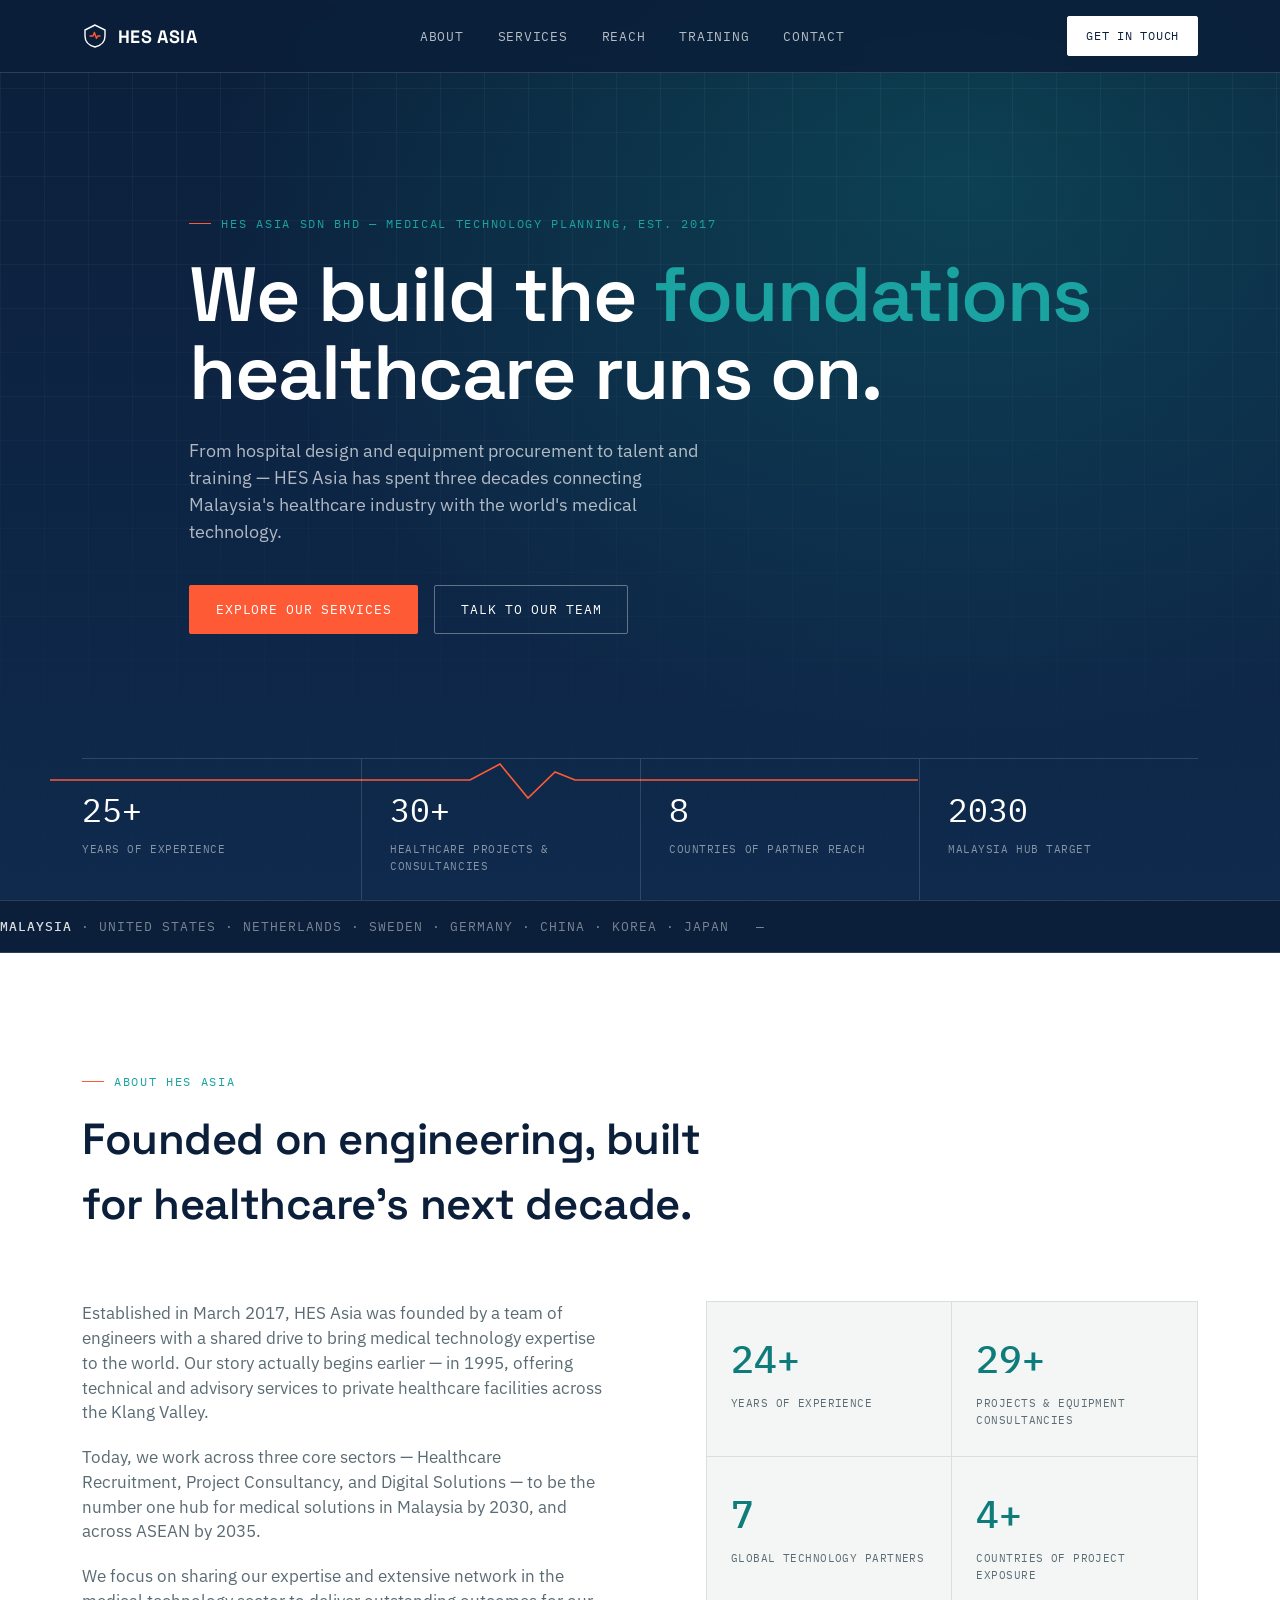
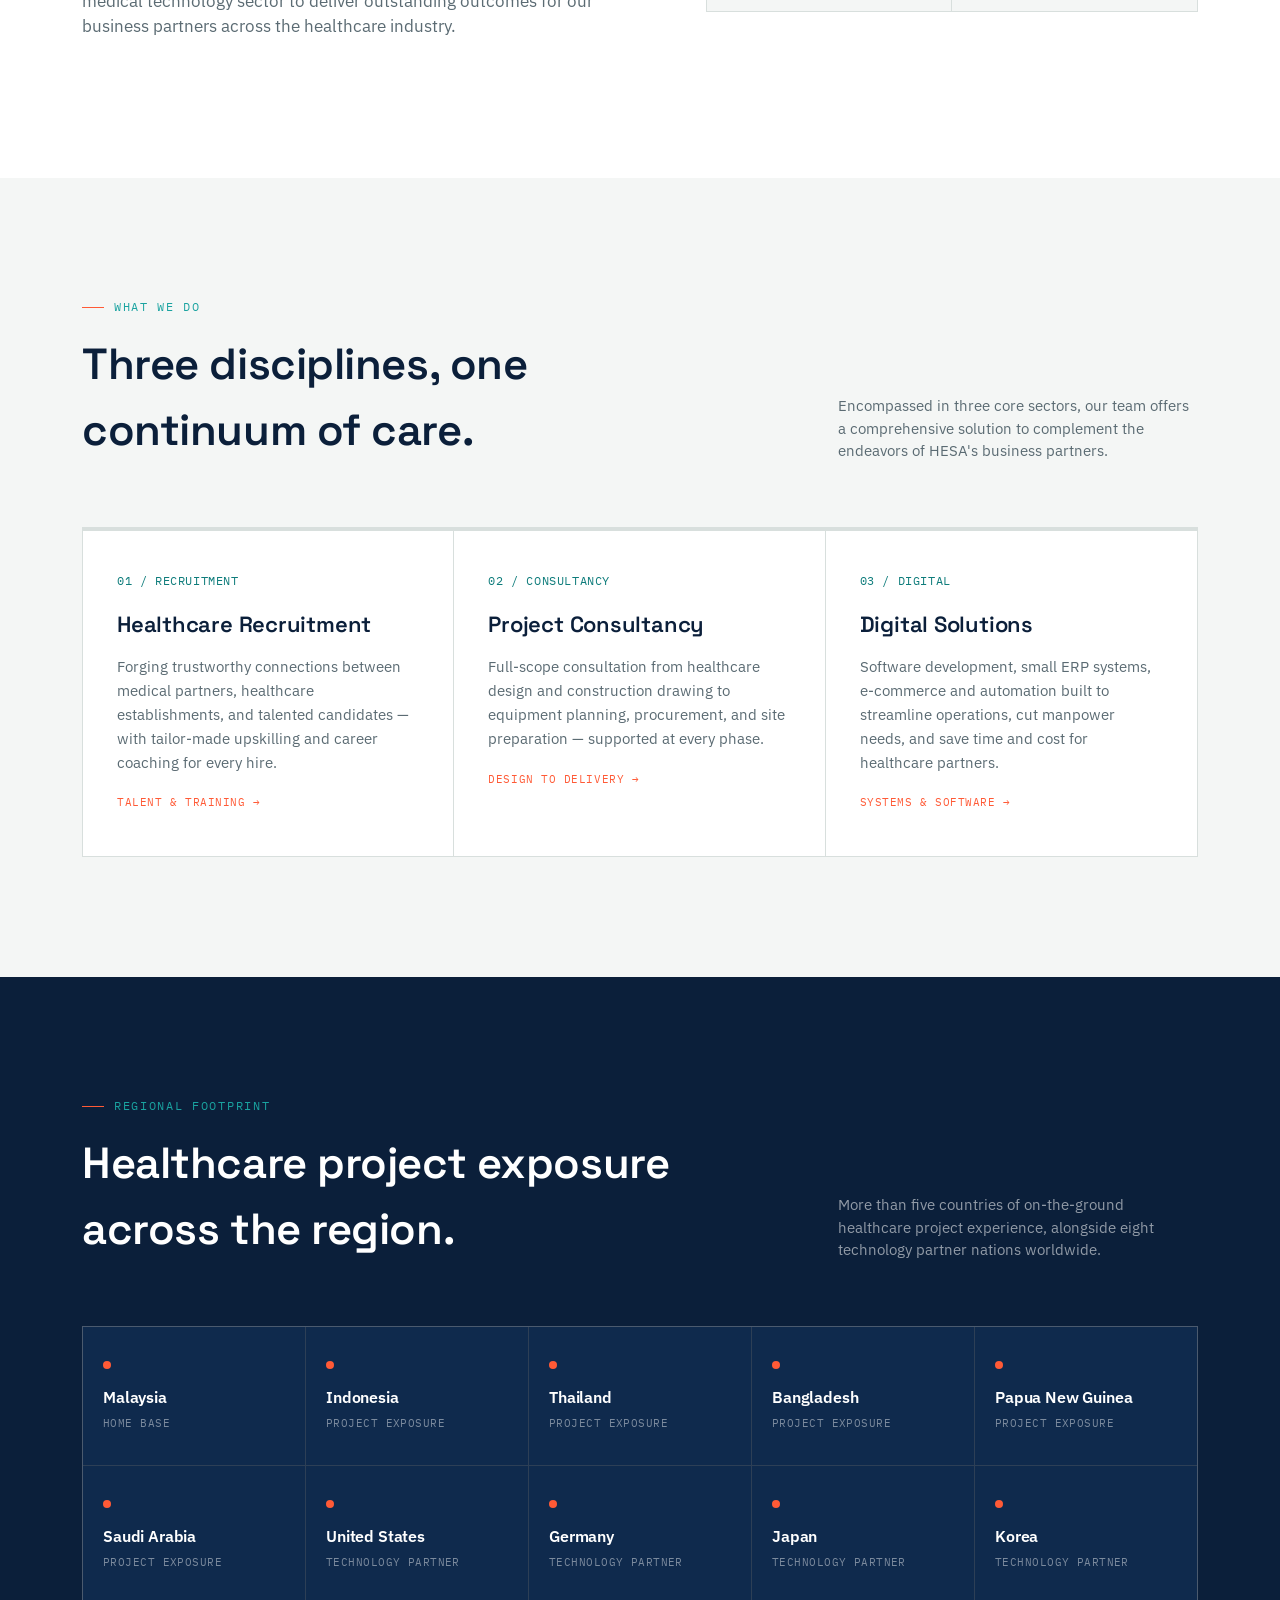
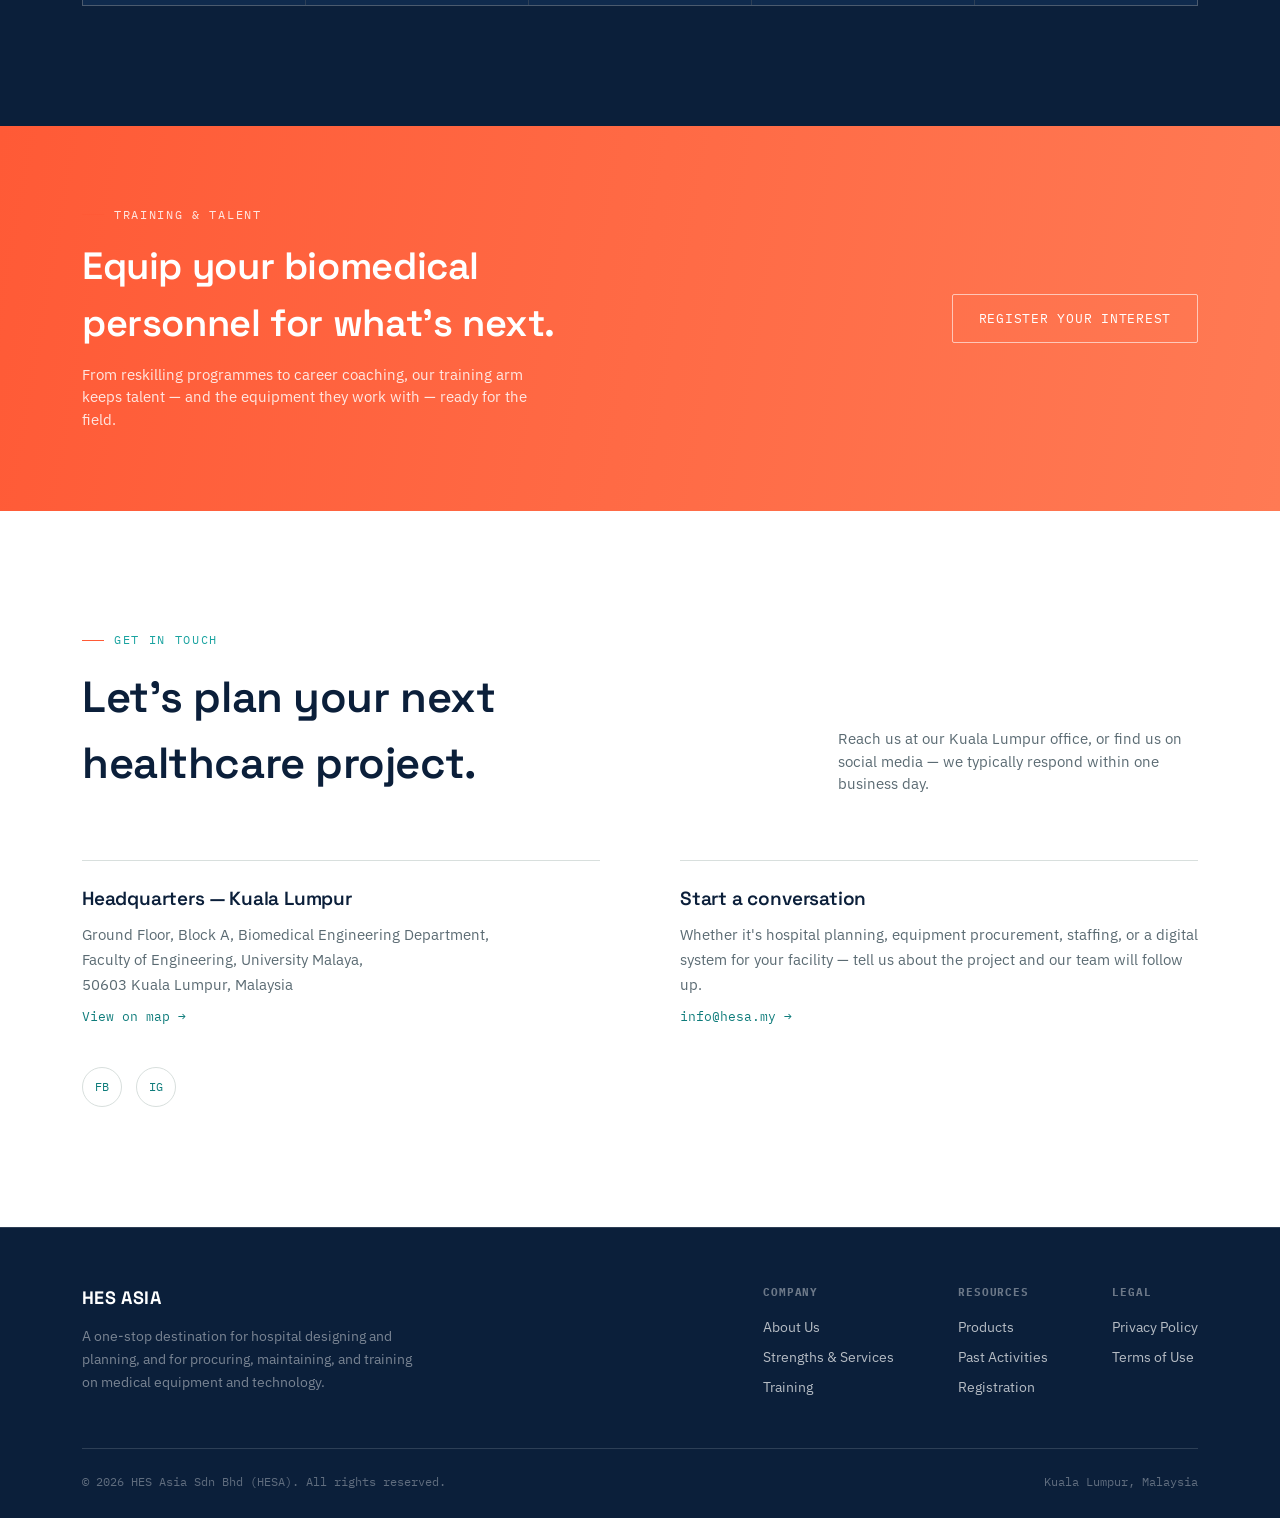
<file: design_2.html>
<!DOCTYPE html>
<html lang="en">
<head>
<meta charset="UTF-8">
<meta name="viewport" content="width=device-width, initial-scale=1.0">
<title>HES Asia — Foundations for Healthcare</title>
<link rel="preconnect" href="https://fonts.googleapis.com">
<link href="https://fonts.googleapis.com/css2?family=Space+Grotesk:wght@400;500;600;700&family=IBM+Plex+Sans:wght@400;500;600&family=IBM+Plex+Mono:wght@400;500&display=swap" rel="stylesheet">
<style>
  :root{
    --navy:#0B1F3A;
    --navy-2:#0F2A4D;
    --paper:#F4F6F5;
    --teal:#0E7C7B;
    --teal-light:#1AA3A0;
    --pulse:#FF5A36;
    --ink:#101820;
    --slate:#5B6B73;
    --line:#D8DFDD;
    --line-dark:rgba(255,255,255,.14);
    --serif:'Space Grotesk',sans-serif;
    --body:'IBM Plex Sans',sans-serif;
    --mono:'IBM Plex Mono',monospace;
  }
  *{margin:0;padding:0;box-sizing:border-box;}
  html{scroll-behavior:smooth;}
  body{
    background:var(--paper);
    color:var(--ink);
    font-family:var(--body);
    line-height:1.5;
    -webkit-font-smoothing:antialiased;
  }
  img{max-width:100%;display:block;}
  a{color:inherit;text-decoration:none;}
  .wrap{max-width:1180px;margin:0 auto;padding:0 32px;}
  .eyebrow{
    font-family:var(--mono);
    font-size:12px;
    letter-spacing:.14em;
    text-transform:uppercase;
    color:var(--teal-light);
    display:flex;align-items:center;gap:10px;
  }
  .eyebrow::before{content:"";width:22px;height:1px;background:var(--pulse);display:inline-block;}
  h1,h2,h3,h4{font-family:var(--serif);font-weight:600;letter-spacing:-.01em;color:var(--navy);}
  section{position:relative;}
  ::selection{background:var(--pulse);color:#fff;}

  /* ---------- NAV ---------- */
  header{
    position:fixed;top:0;left:0;right:0;z-index:100;
    background:rgba(11,31,58,.86);
    backdrop-filter:blur(10px);
    border-bottom:1px solid var(--line-dark);
    transition:transform .4s ease;
  }
  .nav{display:flex;align-items:center;justify-content:space-between;padding:16px 32px;max-width:1180px;margin:0 auto;}
  .brand{display:flex;align-items:center;gap:10px;font-family:var(--serif);font-weight:700;color:#fff;font-size:18px;letter-spacing:.02em;}
  .brand .mark{width:26px;height:26px;flex:0 0 auto;}
  .navlinks{display:flex;gap:34px;align-items:center;}
  .navlinks a{
    font-family:var(--mono);font-size:12.5px;letter-spacing:.06em;text-transform:uppercase;
    color:rgba(255,255,255,.7); position:relative; padding:4px 0;
    transition:color .2s ease;
  }
  .navlinks a:hover{color:#fff;}
  .navlinks a::after{content:"";position:absolute;left:0;bottom:0;width:0;height:1px;background:var(--pulse);transition:width .25s ease;}
  .navlinks a:hover::after{width:100%;}
  .nav-cta{
    font-family:var(--mono);font-size:12px;letter-spacing:.06em;text-transform:uppercase;
    color:var(--navy);background:#fff;padding:10px 18px;border-radius:2px;
    border:1px solid #fff;transition:all .2s ease;
  }
  .nav-cta:hover{background:transparent;color:#fff;}
  .burger{display:none;flex-direction:column;gap:5px;cursor:pointer;background:none;border:0;}
  .burger span{width:22px;height:1.5px;background:#fff;}

  /* ---------- HERO ---------- */
  .hero{
    background:
      radial-gradient(ellipse at 75% 20%, rgba(14,124,123,.35), transparent 55%),
      linear-gradient(180deg,var(--navy) 0%,var(--navy-2) 100%);
    min-height:100vh;
    display:flex;flex-direction:column;justify-content:flex-end;
    padding-top:120px;
    overflow:hidden;
  }
  .blueprint{
    position:absolute;inset:0;
    background-image:
      linear-gradient(rgba(255,255,255,.055) 1px, transparent 1px),
      linear-gradient(90deg, rgba(255,255,255,.055) 1px, transparent 1px);
    background-size:44px 44px;
    mask-image:linear-gradient(180deg, rgba(0,0,0,.9), rgba(0,0,0,.15) 80%);
  }
  .hero-inner{position:relative;z-index:2;padding-bottom:64px;}
  .hero h1{
    color:#fff;font-size:clamp(40px,6vw,84px);line-height:1.02;letter-spacing:-.02em;
    margin:22px 0 26px;max-width:920px;
  }
  .hero h1 em{font-style:normal;color:var(--teal-light);}
  .hero p.lede{font-family:var(--body);font-weight:400;font-size:18px;color:rgba(255,255,255,.68);max-width:520px;margin-bottom:40px;}
  .hero-actions{display:flex;gap:16px;flex-wrap:wrap;margin-bottom:60px;}
  .btn{
    font-family:var(--mono);font-size:12.5px;letter-spacing:.06em;text-transform:uppercase;
    padding:14px 26px;border-radius:2px;display:inline-flex;align-items:center;gap:10px;
    transition:all .22s ease;border:1px solid transparent;
  }
  .btn-primary{background:var(--pulse);color:#fff;}
  .btn-primary:hover{background:#e04a29;}
  .btn-ghost{border-color:rgba(255,255,255,.35);color:#fff;}
  .btn-ghost:hover{border-color:#fff;background:rgba(255,255,255,.06);}

  .vitals{
    position:relative;border-top:1px solid var(--line-dark);
    display:grid;grid-template-columns:repeat(4,1fr);
  }
  .vitals .cell{padding:26px 0 26px 0;position:relative;}
  .vitals .cell + .cell{border-left:1px solid var(--line-dark);padding-left:28px;}
  .vitals .num{font-family:var(--mono);color:#fff;font-size:clamp(24px,2.6vw,34px);display:flex;align-items:baseline;gap:3px;}
  .vitals .num span{color:var(--teal-light);}
  .vitals .label{font-family:var(--mono);font-size:11px;letter-spacing:.05em;text-transform:uppercase;color:rgba(255,255,255,.5);margin-top:6px;}

  .pulse-line{position:absolute;top:0;left:0;width:100%;height:44px;pointer-events:none;}
  .pulse-line path{
    fill:none;stroke:var(--pulse);stroke-width:1.6;
    stroke-dasharray:900; stroke-dashoffset:900;
    animation:draw 2.6s ease forwards .4s;
  }
  @keyframes draw{to{stroke-dashoffset:0;}}

  /* ---------- MARQUEE ---------- */
  .marquee-wrap{background:var(--navy);border-top:1px solid var(--line-dark);border-bottom:1px solid var(--line-dark);overflow:hidden;padding:16px 0;}
  .marquee{display:flex;gap:56px;white-space:nowrap;animation:scroll 26s linear infinite;width:max-content;}
  .marquee span{font-family:var(--mono);font-size:12.5px;letter-spacing:.08em;text-transform:uppercase;color:rgba(255,255,255,.45);}
  .marquee span b{color:rgba(255,255,255,.85);font-weight:500;}
  @keyframes scroll{from{transform:translateX(0);}to{transform:translateX(-50%);}}

  /* ---------- SECTION HEADS ---------- */
  .section{padding:120px 0;}
  .section-head{display:flex;justify-content:space-between;align-items:flex-end;gap:40px;margin-bottom:64px;flex-wrap:wrap;}
  .section-head h2{font-size:clamp(30px,3.4vw,46px);max-width:640px;}
  .section-head p{color:var(--slate);max-width:360px;font-size:15px;}

  /* ---------- ABOUT ---------- */
  .about{background:#fff;}
  .about-grid{display:grid;grid-template-columns:1.05fr .95fr;gap:80px;align-items:start;}
  .about-copy p{color:var(--slate);font-size:16.5px;margin-bottom:20px;max-width:520px;}
  .readouts{display:grid;grid-template-columns:1fr 1fr;gap:1px;background:var(--line);border:1px solid var(--line);}
  .readout{background:var(--paper);padding:28px 24px;}
  .readout .n{font-family:var(--mono);font-size:38px;color:var(--teal);font-weight:500;}
  .readout .n sup{font-size:16px;top:-1.1em;}
  .readout .l{font-family:var(--mono);font-size:11px;letter-spacing:.04em;text-transform:uppercase;color:var(--slate);margin-top:8px;}

  /* ---------- SERVICES / SCHEMATIC ---------- */
  .services{background:var(--paper);}
  .schematic{position:relative;}
  .modules{display:grid;grid-template-columns:repeat(3,1fr);gap:0;border:1px solid var(--line);}
  .module{
    background:#fff;padding:44px 34px;position:relative;
    border-right:1px solid var(--line);
    transition:background .25s ease;
  }
  .module:last-child{border-right:none;}
  .module::before{
    content:"";position:absolute;top:0;left:0;width:100%;height:3px;background:var(--line);
    transition:background .25s ease;
  }
  .module:hover::before{background:var(--pulse);}
  .module:hover{background:var(--navy);}
  .module:hover h3, .module:hover p, .module:hover .mod-index{color:#fff;}
  .mod-index{font-family:var(--mono);font-size:12px;color:var(--teal);letter-spacing:.05em;transition:color .25s ease;}
  .module h3{font-size:22px;margin:18px 0 14px;transition:color .25s ease;}
  .module p{color:var(--slate);font-size:14.5px;line-height:1.65;transition:color .25s ease;}
  .module .tag{
    display:inline-block;margin-top:20px;font-family:var(--mono);font-size:11px;letter-spacing:.05em;
    text-transform:uppercase;color:var(--pulse);
  }

  /* ---------- REACH ---------- */
  .reach{background:var(--navy);color:#fff;}
  .reach .section-head h2{color:#fff;}
  .reach .section-head p{color:rgba(255,255,255,.55);}
  .reach-grid{display:grid;grid-template-columns:repeat(5,1fr);gap:1px;background:var(--line-dark);border:1px solid var(--line-dark);}
  .country{background:var(--navy-2);padding:34px 20px;text-align:left;}
  .country .flag-dot{width:8px;height:8px;border-radius:50%;background:var(--pulse);margin-bottom:16px;}
  .country h4{color:#fff;font-size:16px;font-family:var(--body);font-weight:600;}
  .country span{display:block;font-family:var(--mono);font-size:11px;color:rgba(255,255,255,.45);margin-top:6px;text-transform:uppercase;letter-spacing:.04em;}

  /* ---------- TRAINING BAND ---------- */
  .band{
    background:linear-gradient(100deg,var(--pulse),#ff7a54);
    color:#fff;padding:80px 0;
  }
  .band-inner{display:flex;justify-content:space-between;align-items:center;gap:40px;flex-wrap:wrap;}
  .band h2{color:#fff;font-size:clamp(26px,3vw,38px);max-width:520px;}
  .band p{color:rgba(255,255,255,.85);margin-top:12px;max-width:460px;font-size:15px;}
  .band .btn-ghost{border-color:rgba(255,255,255,.6);}
  .band .btn-ghost:hover{background:rgba(255,255,255,.14);}

  /* ---------- CONTACT ---------- */
  .contact{background:#fff;}
  .contact-grid{display:grid;grid-template-columns:1fr 1fr;gap:80px;}
  .office{border-top:1px solid var(--line);padding-top:24px;}
  .office h4{font-size:19px;margin-bottom:10px;}
  .office p{color:var(--slate);font-size:14.5px;line-height:1.7;}
  .office a{color:var(--teal);font-family:var(--mono);font-size:13px;display:inline-block;margin-top:10px;}
  .social-row{display:flex;gap:14px;margin-top:30px;}
  .social-row a{
    width:40px;height:40px;border:1px solid var(--line);border-radius:50%;
    display:flex;align-items:center;justify-content:center;font-family:var(--mono);font-size:12px;
    transition:all .2s ease;
  }
  .social-row a:hover{background:var(--navy);color:#fff;border-color:var(--navy);}

  /* ---------- FOOTER ---------- */
  footer{background:var(--navy);color:rgba(255,255,255,.55);padding:56px 0 28px;border-top:1px solid var(--line-dark);}
  .foot-top{display:flex;justify-content:space-between;flex-wrap:wrap;gap:40px;padding-bottom:40px;border-bottom:1px solid var(--line-dark);}
  .foot-brand{max-width:340px;}
  .foot-brand .brand{color:#fff;margin-bottom:14px;}
  .foot-brand p{font-size:13.5px;line-height:1.7;color:rgba(255,255,255,.45);}
  .foot-links{display:flex;gap:64px;flex-wrap:wrap;}
  .foot-col h5{font-family:var(--mono);font-size:11px;letter-spacing:.08em;text-transform:uppercase;color:rgba(255,255,255,.4);margin-bottom:16px;}
  .foot-col a{display:block;font-size:13.5px;color:rgba(255,255,255,.7);margin-bottom:10px;}
  .foot-col a:hover{color:var(--pulse);}
  .foot-bottom{display:flex;justify-content:space-between;padding-top:24px;font-family:var(--mono);font-size:11.5px;flex-wrap:wrap;gap:12px;color:rgba(255,255,255,.35);}

  @media(max-width:860px){
    .navlinks,.nav-cta{display:none;}
    .burger{display:flex;}
    .vitals{grid-template-columns:1fr 1fr;}
    .vitals .cell:nth-child(2n+1){padding-left:0;}
    .vitals .cell:nth-child(2){border-left:1px solid var(--line-dark);padding-left:28px;}
    .vitals .cell:nth-child(3){border-left:none;padding-left:0;border-top:1px solid var(--line-dark);padding-top:26px;}
    .vitals .cell:nth-child(4){border-top:1px solid var(--line-dark);padding-top:26px;}
    .about-grid{grid-template-columns:1fr;gap:48px;}
    .modules{grid-template-columns:1fr;}
    .module{border-right:none;border-bottom:1px solid var(--line);}
    .reach-grid{grid-template-columns:repeat(2,1fr);}
    .contact-grid{grid-template-columns:1fr;gap:48px;}
    .section{padding:80px 0;}
    .wrap{padding:0 22px;}
  }
</style>
</head>
<body>

<header id="siteHeader">
  <div class="nav">
    <a href="#top" class="brand">
      <svg class="mark" viewBox="0 0 26 26" fill="none"><path d="M13 2 3 7v6c0 6 4.2 9.6 10 11 5.8-1.4 10-5 10-11V7L13 2Z" stroke="#fff" stroke-width="1.4"/><path d="M8 13h3l1.4-3.6 2 6L15.5 13H18" stroke="#FF5A36" stroke-width="1.4" stroke-linecap="round" stroke-linejoin="round"/></svg>
      HES ASIA
    </a>
    <nav class="navlinks">
      <a href="#about">About</a>
      <a href="#services">Services</a>
      <a href="#reach">Reach</a>
      <a href="#training">Training</a>
      <a href="#contact">Contact</a>
    </nav>
    <a href="#contact" class="nav-cta">Get in touch</a>
    <button class="burger" aria-label="Menu"><span></span><span></span><span></span></button>
  </div>
</header>

<section class="hero" id="top">
  <div class="blueprint"></div>
  <div class="wrap hero-inner">
    <div class="eyebrow">HES ASIA SDN BHD — MEDICAL TECHNOLOGY PLANNING, EST. 2017</div>
    <h1>We build the <em>foundations</em><br>healthcare runs on.</h1>
    <p class="lede">From hospital design and equipment procurement to talent and training — HES Asia has spent three decades connecting Malaysia's healthcare industry with the world's medical technology.</p>
    <div class="hero-actions">
      <a href="#services" class="btn btn-primary">Explore our services</a>
      <a href="#contact" class="btn btn-ghost">Talk to our team</a>
    </div>
  </div>
  <div class="wrap" style="position:relative;">
    <svg class="pulse-line" viewBox="0 0 1180 44" preserveAspectRatio="none">
      <path d="M0 22 H420 L450 6 L478 40 L505 14 L525 22 H1180" />
    </svg>
    <div class="vitals">
      <div class="cell"><div class="num">25<span>+</span></div><div class="label">Years of experience</div></div>
      <div class="cell"><div class="num">30<span>+</span></div><div class="label">Healthcare projects &amp; consultancies</div></div>
      <div class="cell"><div class="num">8</div><div class="label">Countries of partner reach</div></div>
      <div class="cell"><div class="num">2030</div><div class="label">Malaysia hub target</div></div>
    </div>
  </div>
</section>

<div class="marquee-wrap">
  <div class="marquee" id="marquee">
    <span><b>Malaysia</b> · United States · Netherlands · Sweden · Germany · China · Korea · Japan &nbsp; — &nbsp;</span>
  </div>
</div>

<section class="section about" id="about">
  <div class="wrap">
    <div class="section-head">
      <div>
        <div class="eyebrow">About HES Asia</div>
        <h2 style="margin-top:16px;">Founded on engineering, built for healthcare's next decade.</h2>
      </div>
    </div>
    <div class="about-grid">
      <div class="about-copy">
        <p>Established in March 2017, HES Asia was founded by a team of engineers with a shared drive to bring medical technology expertise to the world. Our story actually begins earlier — in 1995, offering technical and advisory services to private healthcare facilities across the Klang Valley.</p>
        <p>Today, we work across three core sectors — Healthcare Recruitment, Project Consultancy, and Digital Solutions — to be the number one hub for medical solutions in Malaysia by 2030, and across ASEAN by 2035.</p>
        <p>We focus on sharing our expertise and extensive network in the medical technology sector to deliver outstanding outcomes for our business partners across the healthcare industry.</p>
      </div>
      <div class="readouts">
        <div class="readout"><div class="n">25<sup>+</sup></div><div class="l">Years of Experience</div></div>
        <div class="readout"><div class="n">30<sup>+</sup></div><div class="l">Projects &amp; Equipment Consultancies</div></div>
        <div class="readout"><div class="n">8</div><div class="l">Global Technology Partners</div></div>
        <div class="readout"><div class="n">5<sup>+</sup></div><div class="l">Countries of Project Exposure</div></div>
      </div>
    </div>
  </div>
</section>

<section class="section services" id="services">
  <div class="wrap">
    <div class="section-head">
      <div>
        <div class="eyebrow">What we do</div>
        <h2 style="margin-top:16px;">Three disciplines, one continuum of care.</h2>
      </div>
      <p>Encompassed in three core sectors, our team offers a comprehensive solution to complement the endeavors of HESA's business partners.</p>
    </div>
    <div class="modules">
      <div class="module">
        <div class="mod-index">01 / RECRUITMENT</div>
        <h3>Healthcare Recruitment</h3>
        <p>Forging trustworthy connections between medical partners, healthcare establishments, and talented candidates — with tailor-made upskilling and career coaching for every hire.</p>
        <span class="tag">Talent &amp; training →</span>
      </div>
      <div class="module">
        <div class="mod-index">02 / CONSULTANCY</div>
        <h3>Project Consultancy</h3>
        <p>Full-scope consultation from healthcare design and construction drawing to equipment planning, procurement, and site preparation — supported at every phase.</p>
        <span class="tag">Design to delivery →</span>
      </div>
      <div class="module">
        <div class="mod-index">03 / DIGITAL</div>
        <h3>Digital Solutions</h3>
        <p>Software development, small ERP systems, e-commerce and automation built to streamline operations, cut manpower needs, and save time and cost for healthcare partners.</p>
        <span class="tag">Systems &amp; software →</span>
      </div>
    </div>
  </div>
</section>

<section class="section reach" id="reach">
  <div class="wrap">
    <div class="section-head">
      <div>
        <div class="eyebrow">Regional footprint</div>
        <h2 style="margin-top:16px;">Healthcare project exposure across the region.</h2>
      </div>
      <p>More than five countries of on-the-ground healthcare project experience, alongside eight technology partner nations worldwide.</p>
    </div>
    <div class="reach-grid">
      <div class="country"><div class="flag-dot"></div><h4>Malaysia</h4><span>Home base</span></div>
      <div class="country"><div class="flag-dot"></div><h4>Indonesia</h4><span>Project exposure</span></div>
      <div class="country"><div class="flag-dot"></div><h4>Thailand</h4><span>Project exposure</span></div>
      <div class="country"><div class="flag-dot"></div><h4>Bangladesh</h4><span>Project exposure</span></div>
      <div class="country"><div class="flag-dot"></div><h4>Papua New Guinea</h4><span>Project exposure</span></div>
      <div class="country"><div class="flag-dot"></div><h4>Saudi Arabia</h4><span>Project exposure</span></div>
      <div class="country"><div class="flag-dot"></div><h4>United States</h4><span>Technology partner</span></div>
      <div class="country"><div class="flag-dot"></div><h4>Germany</h4><span>Technology partner</span></div>
      <div class="country"><div class="flag-dot"></div><h4>Japan</h4><span>Technology partner</span></div>
      <div class="country"><div class="flag-dot"></div><h4>Korea</h4><span>Technology partner</span></div>
    </div>
  </div>
</section>

<section class="band" id="training">
  <div class="wrap band-inner">
    <div>
      <div class="eyebrow" style="color:rgba(255,255,255,.85);">Training &amp; talent</div>
      <h2 style="margin-top:14px;">Equip your biomedical personnel for what's next.</h2>
      <p>From reskilling programmes to career coaching, our training arm keeps talent — and the equipment they work with — ready for the field.</p>
    </div>
    <a href="#contact" class="btn btn-ghost">Register your interest</a>
  </div>
</section>

<section class="section contact" id="contact">
  <div class="wrap">
    <div class="section-head">
      <div>
        <div class="eyebrow">Get in touch</div>
        <h2 style="margin-top:16px;">Let's plan your next healthcare project.</h2>
      </div>
      <p>Reach us at our Kuala Lumpur office, or find us on social media — we typically respond within one business day.</p>
    </div>
    <div class="contact-grid">
      <div class="office">
        <h4>Headquarters — Kuala Lumpur</h4>
        <p>Ground Floor, Block A, Biomedical Engineering Department,<br>Faculty of Engineering, University Malaya,<br>50603 Kuala Lumpur, Malaysia</p>
        <a href="https://www.google.com/maps/place/HES+Asia+Sdn+Bhd/@3.1188255,101.655401,15z">View on map →</a>
        <div class="social-row">
          <a href="https://www.facebook.com/Hes-Asia-Sdn-Bhd-109159635214232/" aria-label="Facebook">FB</a>
          <a href="https://instagram.com/hesasiastl" aria-label="Instagram">IG</a>
        </div>
      </div>
      <div class="office">
        <h4>Start a conversation</h4>
        <p>Whether it's hospital planning, equipment procurement, staffing, or a digital system for your facility — tell us about the project and our team will follow up.</p>
        <a href="mailto:info@hesa.my">info@hesa.my →</a>
      </div>
    </div>
  </div>
</section>

<footer>
  <div class="wrap">
    <div class="foot-top">
      <div class="foot-brand">
        <div class="brand">HES ASIA</div>
        <p>A one-stop destination for hospital designing and planning, and for procuring, maintaining, and training on medical equipment and technology.</p>
      </div>
      <div class="foot-links">
        <div class="foot-col">
          <h5>Company</h5>
          <a href="#about">About Us</a>
          <a href="#services">Strengths &amp; Services</a>
          <a href="#training">Training</a>
        </div>
        <div class="foot-col">
          <h5>Resources</h5>
          <a href="#">Products</a>
          <a href="#">Past Activities</a>
          <a href="#">Registration</a>
        </div>
        <div class="foot-col">
          <h5>Legal</h5>
          <a href="#">Privacy Policy</a>
          <a href="#">Terms of Use</a>
        </div>
      </div>
    </div>
    <div class="foot-bottom">
      <span>© 2026 HES Asia Sdn Bhd (HESA). All rights reserved.</span>
      <span>Kuala Lumpur, Malaysia</span>
    </div>
  </div>
</footer>

<script>
  // Mobile nav toggle
  const burger = document.querySelector('.burger');
  const navlinks = document.querySelector('.navlinks');
  const navcta = document.querySelector('.nav-cta');
  burger.addEventListener('click', () => {
    const open = navlinks.style.display === 'flex';
    navlinks.style.cssText = open ? 'display:none;' : 'display:flex;flex-direction:column;position:absolute;top:64px;left:0;right:0;background:#0B1F3A;padding:20px 32px;gap:18px;border-bottom:1px solid rgba(255,255,255,.14);';
    navcta.style.cssText = open ? 'display:none;' : 'display:inline-flex;margin:0 32px 20px;';
  });

  // Count-up animation for readouts / vitals
  const animateNum = (el, target, suffix) => {
    let start = 0; const dur = 1200; const t0 = performance.now();
    const step = (t) => {
      const p = Math.min((t - t0) / dur, 1);
      const eased = 1 - Math.pow(1 - p, 3);
      el.textContent = Math.floor(eased * target) + suffix;
      if (p < 1) requestAnimationFrame(step);
    };
    requestAnimationFrame(step);
  };

  const targets = document.querySelectorAll('.num, .readout .n');
  const io = new IntersectionObserver((entries) => {
    entries.forEach(entry => {
      if (entry.isIntersecting) {
        const el = entry.target;
        if (el.dataset.done) return;
        el.dataset.done = "1";
        const raw = el.textContent.trim();
        const match = raw.match(/^(\d+)(.*)$/);
        if (match) animateNum(el, parseInt(match[1]), match[2]);
        io.unobserve(el);
      }
    });
  }, { threshold: 0.5 });
  targets.forEach(el => io.observe(el));
</script>

</body>
</html>
</file>
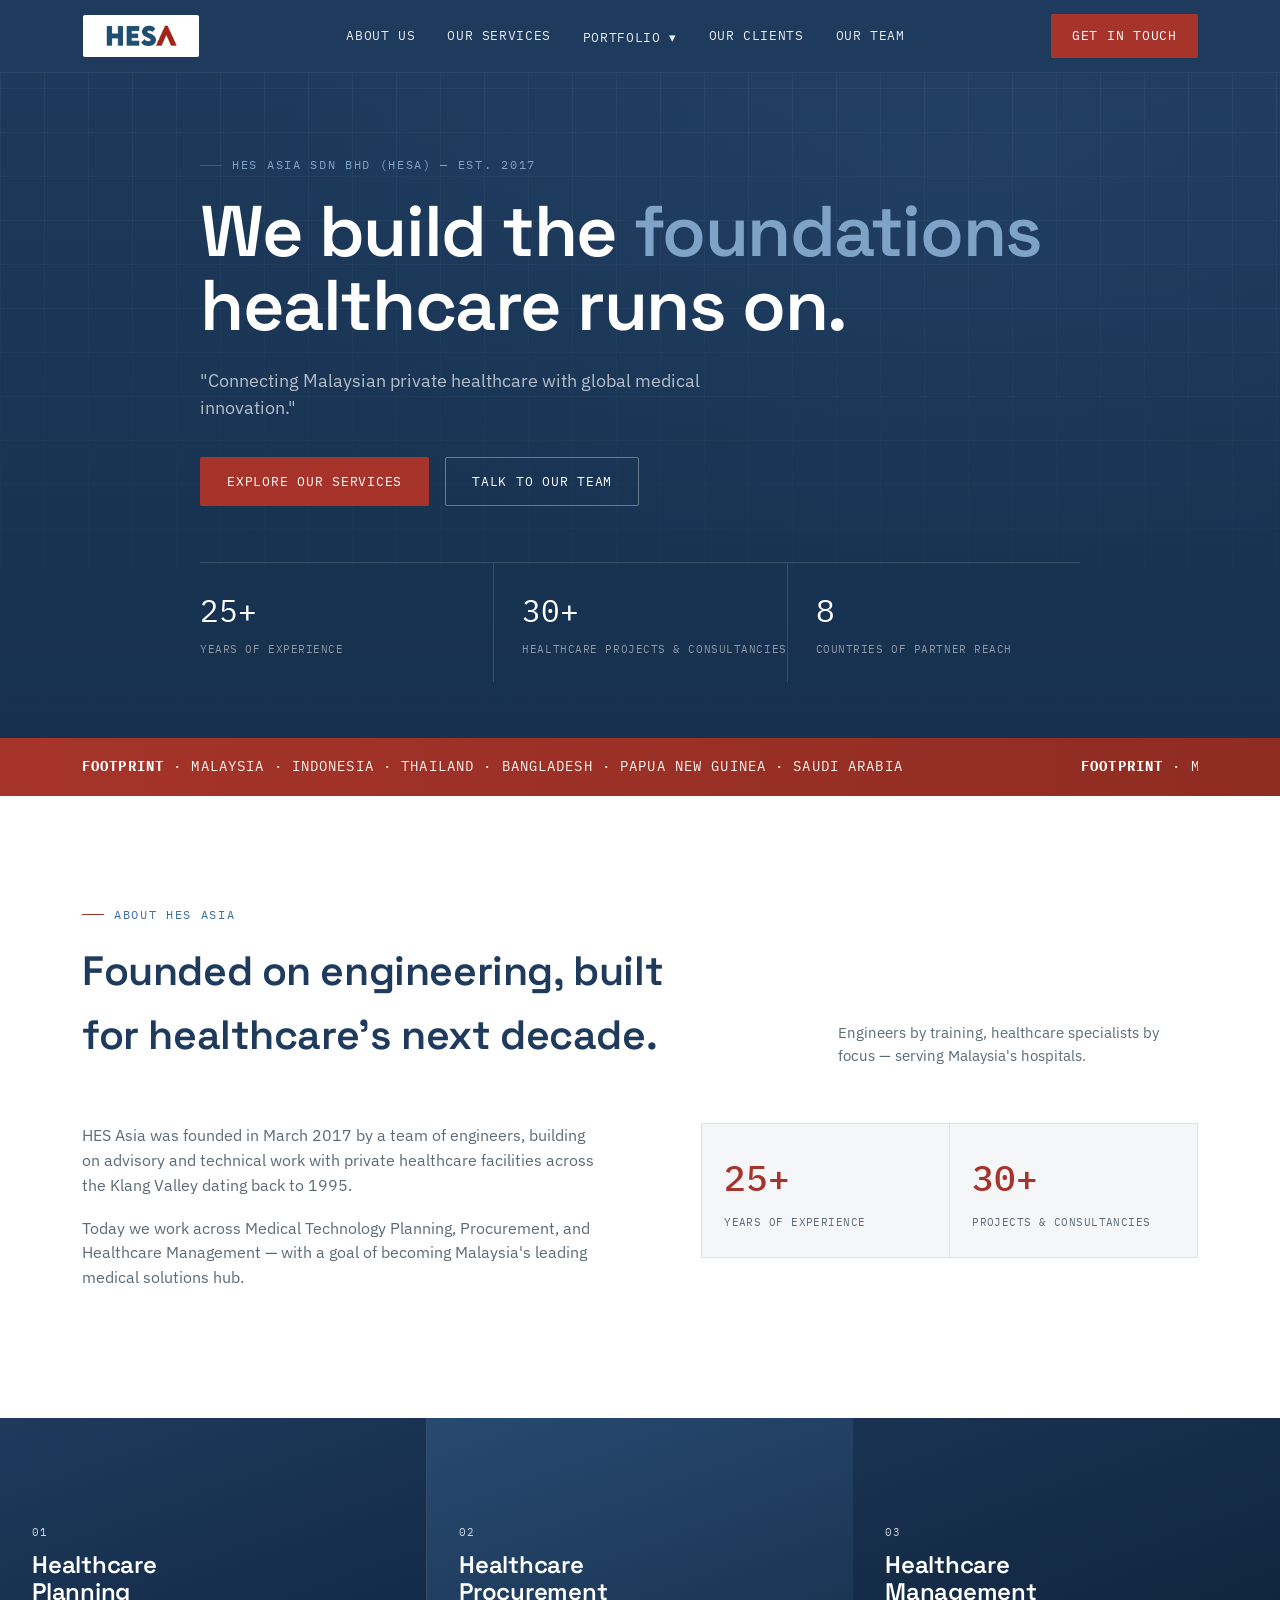
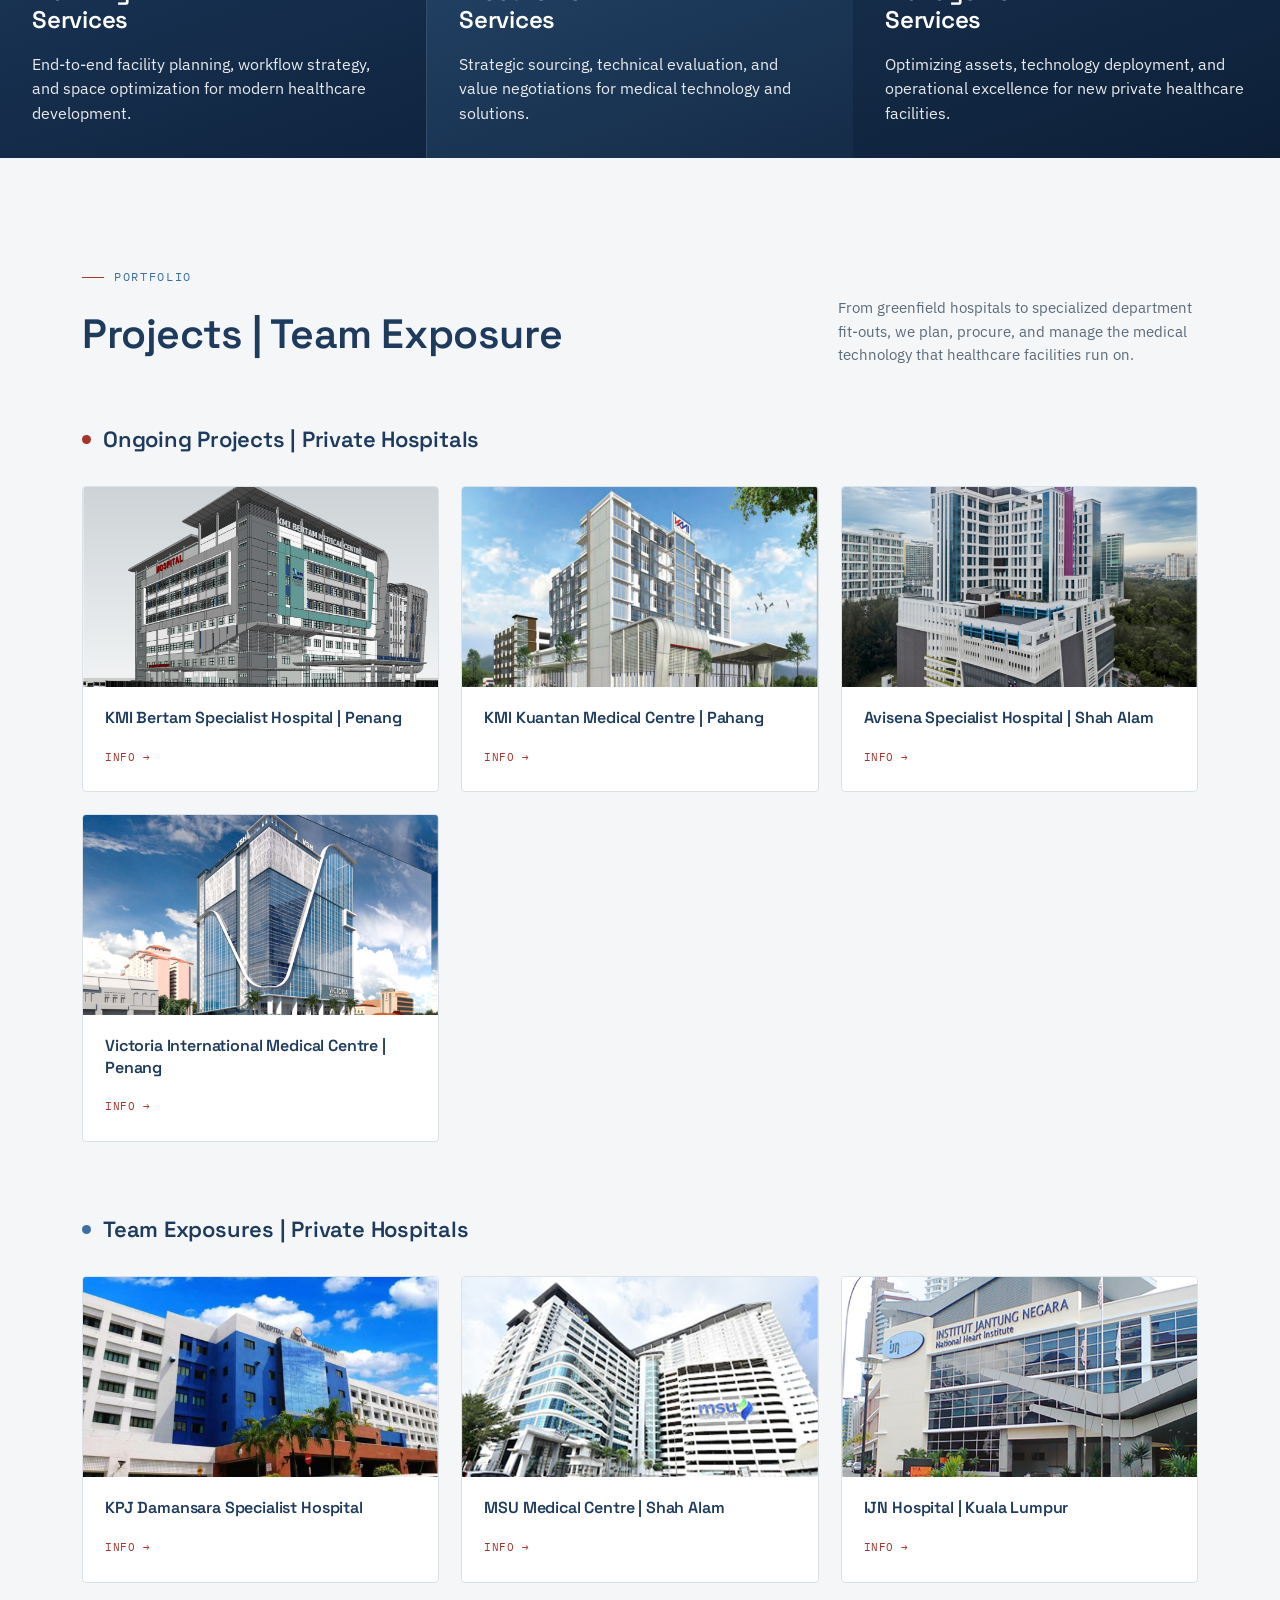
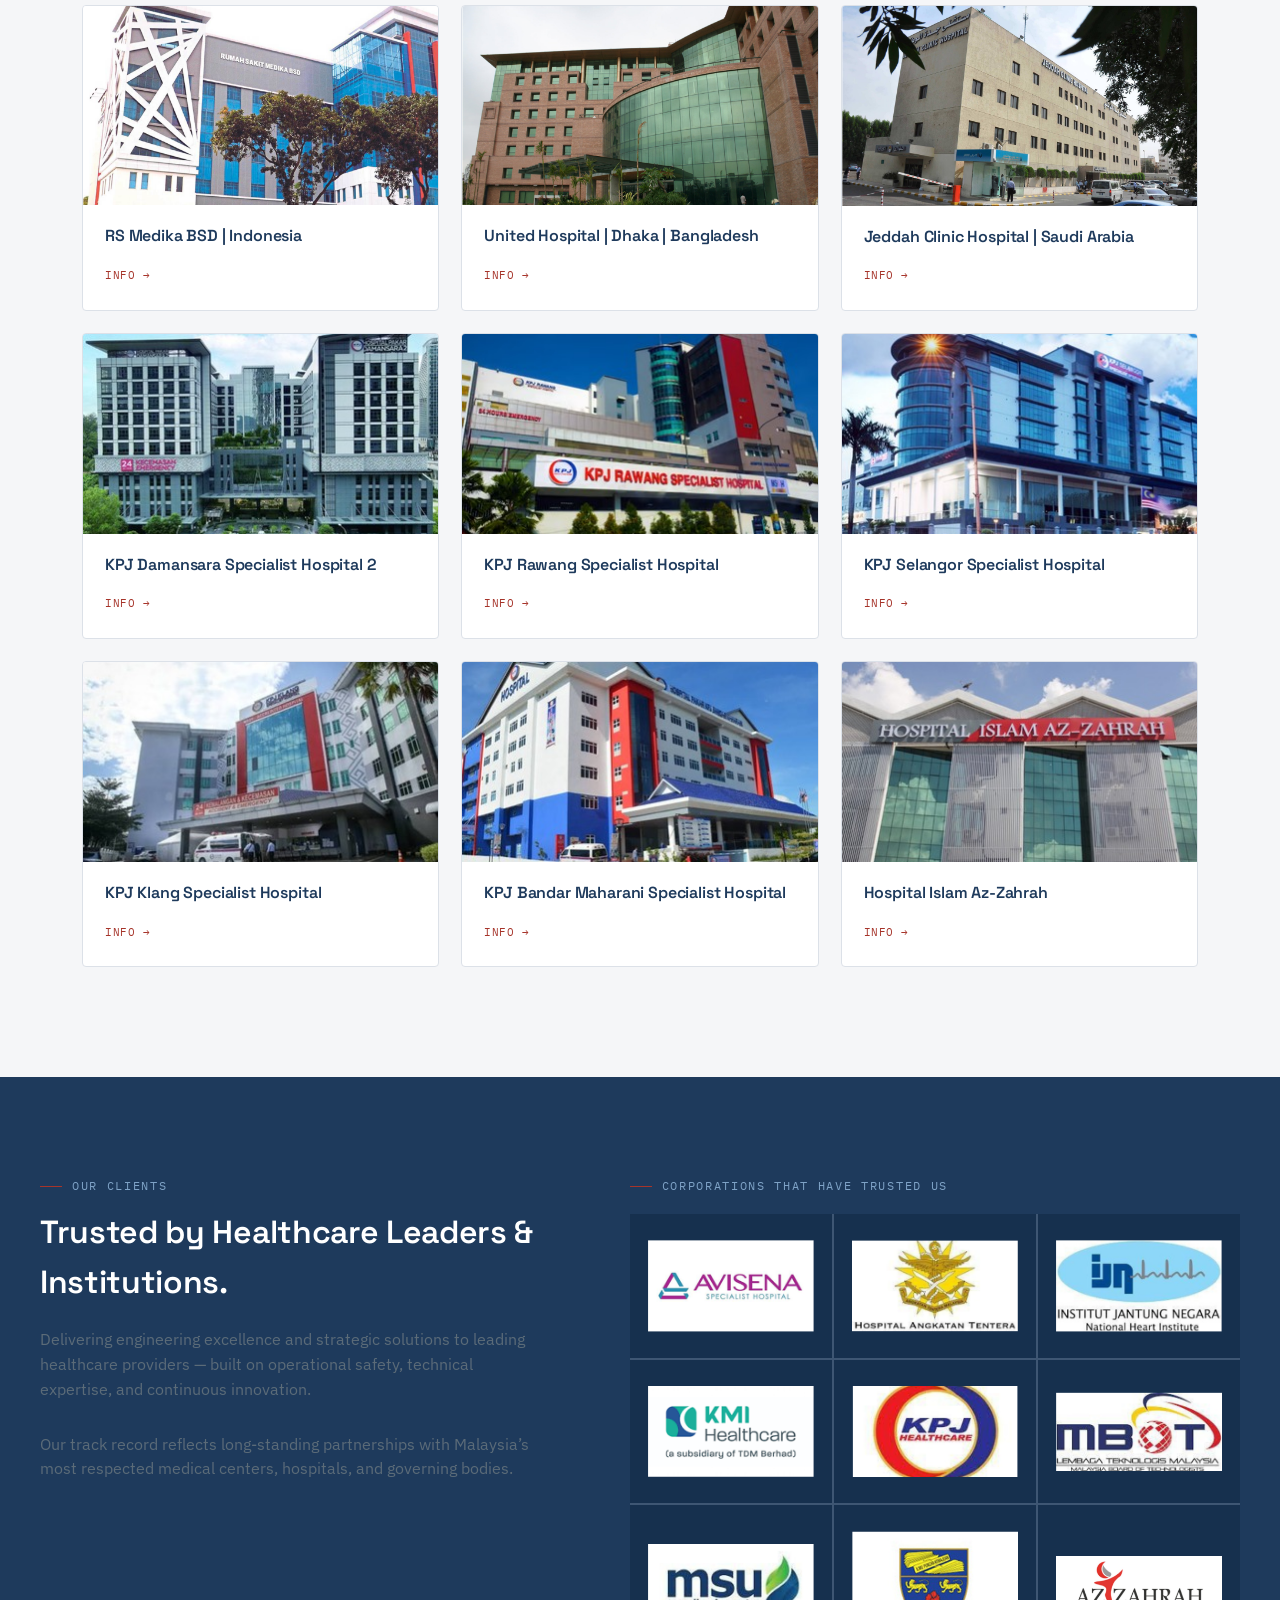
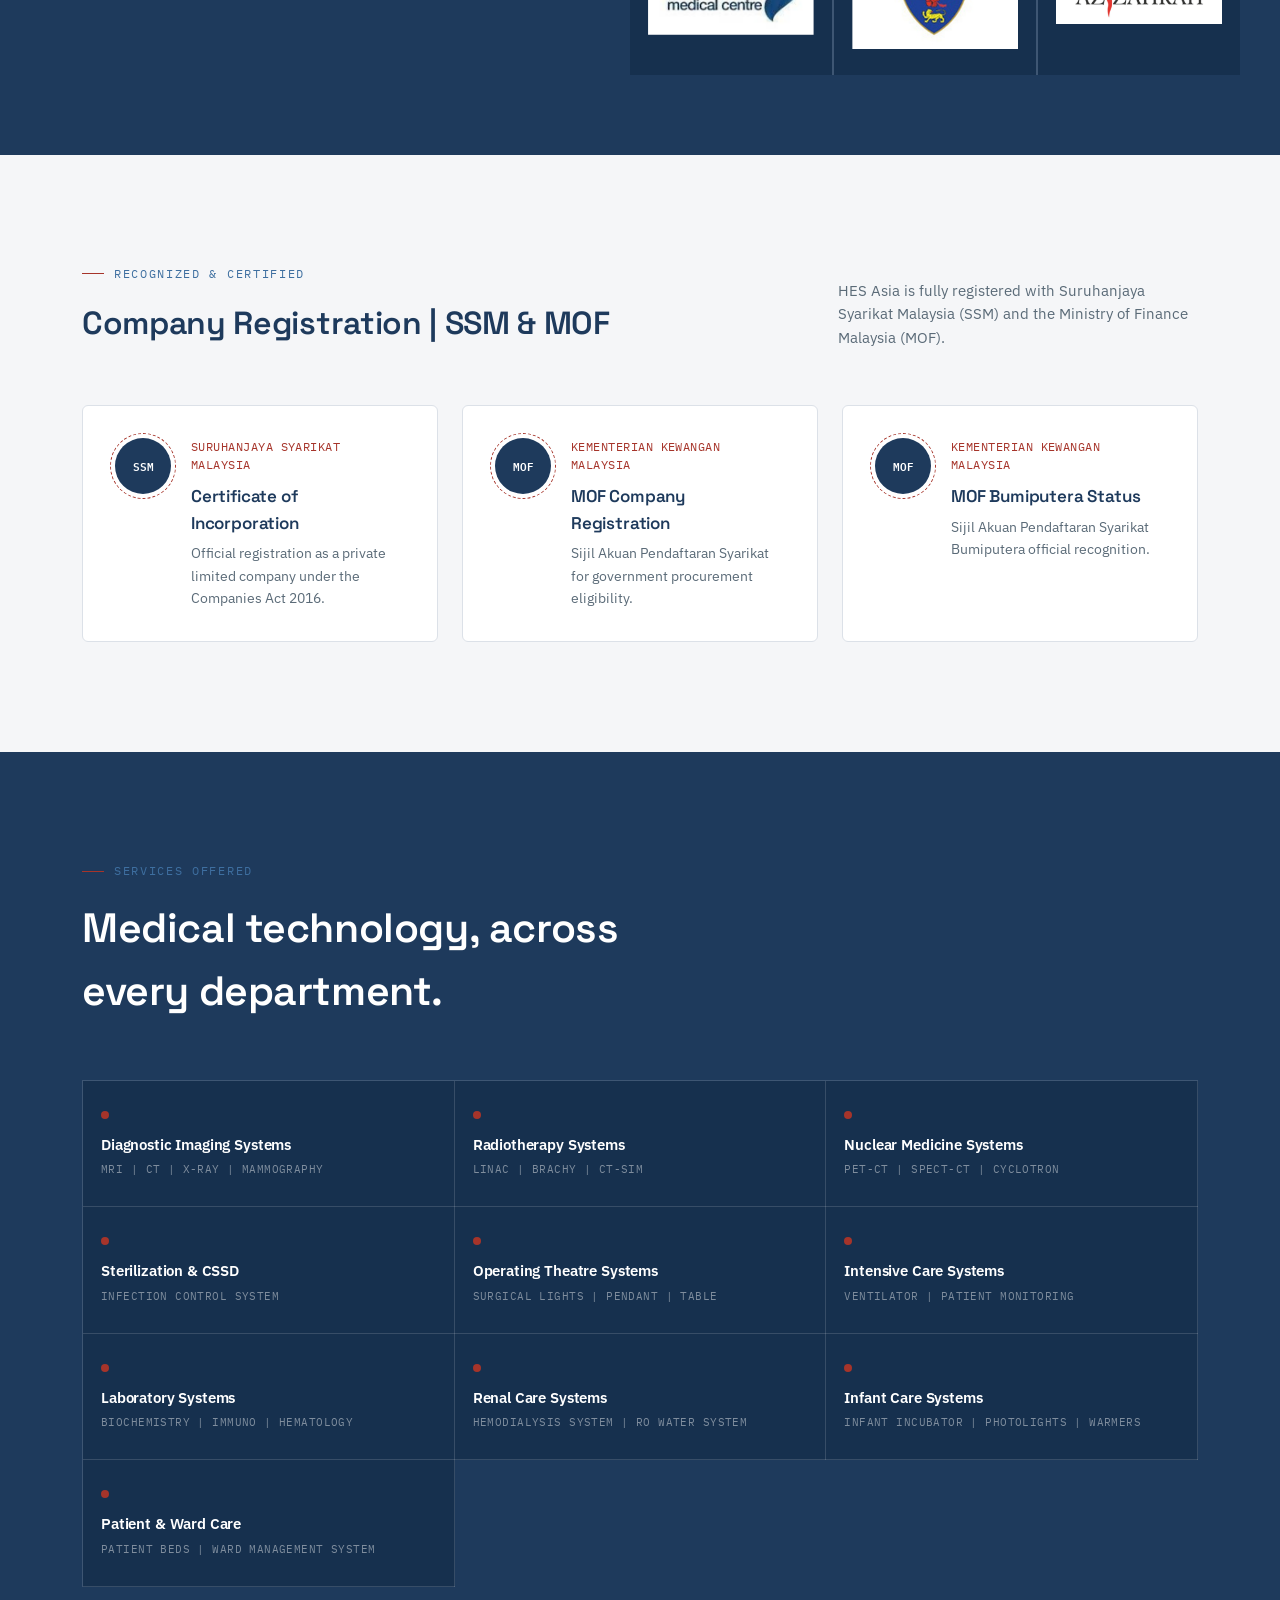
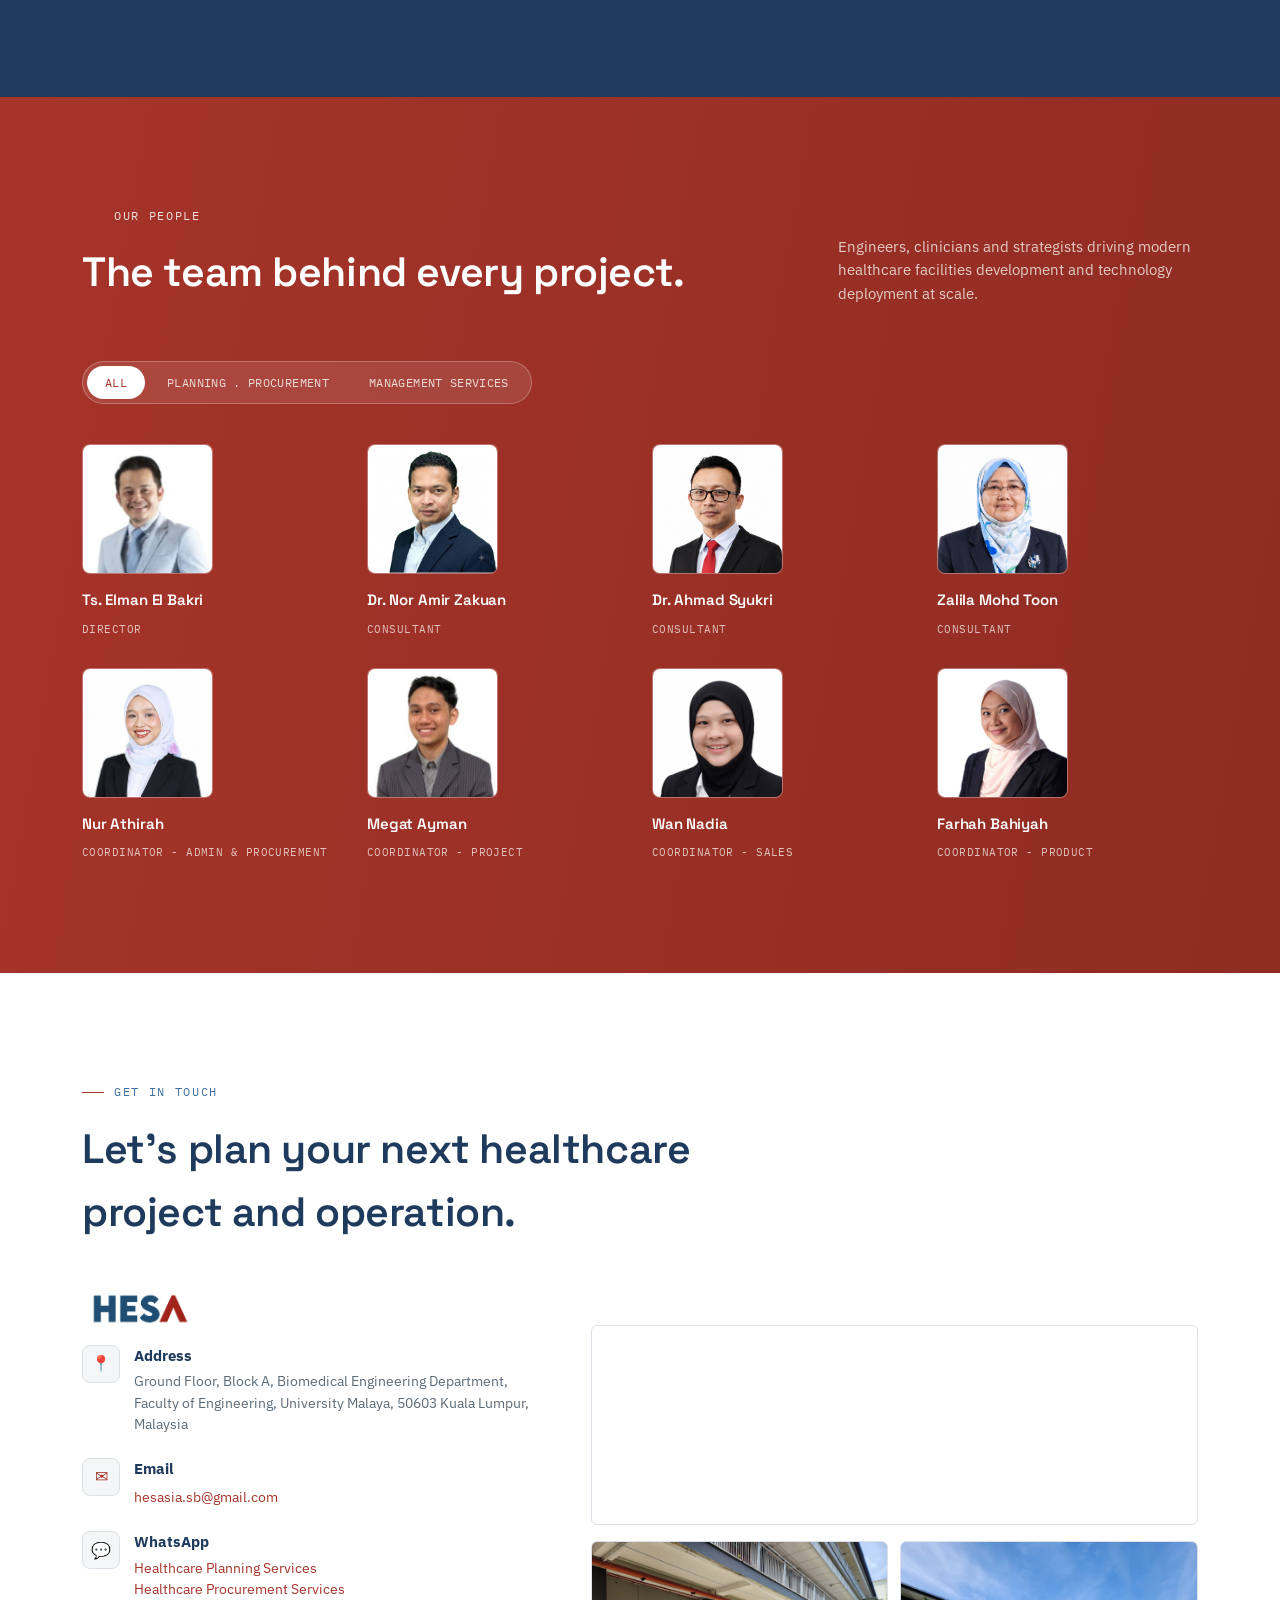
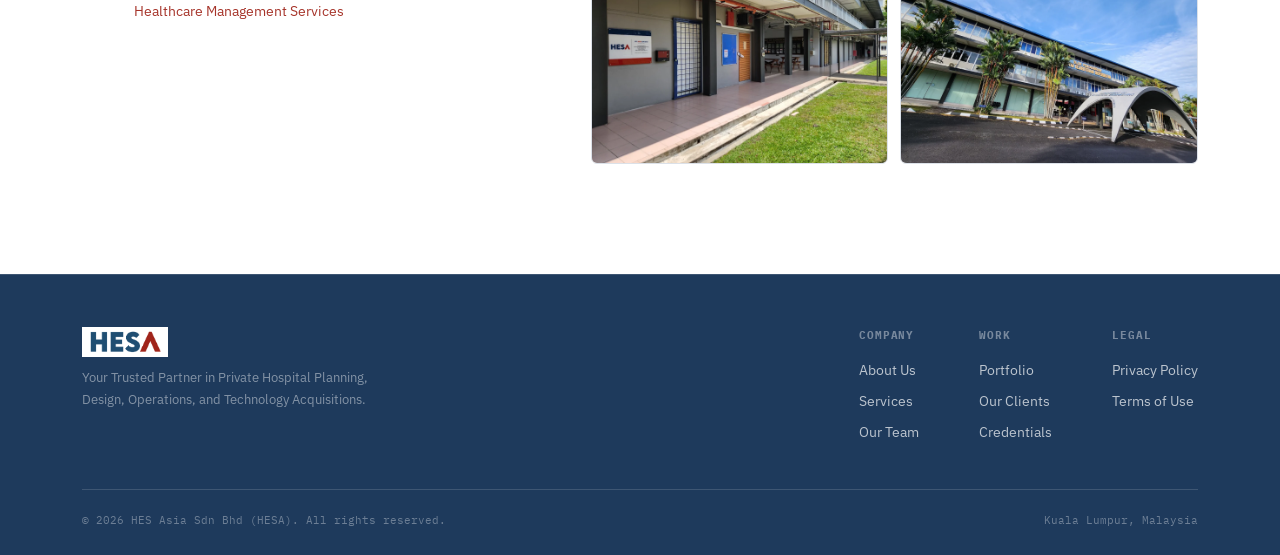
<file: dr_syukri.html>
<!DOCTYPE html>
<html lang="en">

<head>
  <meta charset="UTF-8">
  <meta name="viewport" content="width=device-width, initial-scale=1.0">
  <title>HES Asia — Foundations for Healthcare</title>
  <meta name="description"
    content="Building the foundations for modern healthcare. HES Asia delivers trusted healthcare consulting, project solutions, and equipment across Asia.">
  <link rel="preconnect" href="https://fonts.googleapis.com">
  <link
    href="https://fonts.googleapis.com/css2?family=Space+Grotesk:wght@400;500;600;700&family=IBM+Plex+Sans:wght@400;500;600&family=IBM+Plex+Mono:wght@400;500&display=swap"
    rel="stylesheet">
  <link rel="stylesheet" href="style.css">
</head>

<body>

  <header id="siteHeader">
    <div class="nav">
      <a href="#top" class="logo-box">
        <img class="site-logo" src="Resource/logo/logo_hesa.png" alt="HES Asia Logo">
      </a>
      <nav class="navlinks">
        <a href="#about">About Us</a>
        <a href="#services">Our Services</a>
        <div class="dropdown">
          <span>Portfolio ▾</span>
          <div class="dropdown-menu">
            <ul>
              <li><a href="#ongoing_projects">Ongoing Projects</a></li>
              <li><a href="#team_exposure">Team Exposures</a></li>
            </ul>
          </div>
        </div>
        <a href="#client">Our Clients</a>
        <a href="#training">Our Team</a>
      </nav>
      <a href="#contact" class="btn btn-primary" style="padding:11px 20px;">Get in touch</a>
      <button class="burger" aria-label="Menu"><span></span><span></span><span></span></button>
    </div>
  </header>

  <section class="hero" id="top">
    <div class="blueprint"></div>
    <div class="wrap hero-inner">
      <div class="eyebrow" style="color:var(--blue-light);">HES ASIA SDN BHD (HESA) — EST. 2017
      </div>
      <h1>We build the <em>foundations</em><br>healthcare runs on.</h1>
      <p class="lede">"Connecting Malaysian private healthcare with global medical innovation."
      </p>
      <div class="hero-actions">
        <a href="#services" class="btn btn-primary">Explore our services</a>
        <a href="#contact" class="btn btn-ghost">Talk to our team</a>
      </div>
      <div class="vitals">
        <div class="cell">
          <div class="num">25<span>+</span></div>
          <div class="label">Years of experience</div>
        </div>
        <div class="cell">
          <div class="num">30<span>+</span></div>
          <div class="label">Healthcare projects &amp; consultancies</div>
        </div>
        <div class="cell">
          <div class="num">8</div>
          <div class="label">Countries of partner reach</div>
        </div>
      </div>
    </div>
  </section>

  <section class="hero-band" aria-label="Marquee band">
    <div class="hero-band-inner">
      <div class="marquee-wrap">
        <div class="marquee" id="marquee">
          <span><b>Footprint</b> · Malaysia · Indonesia · Thailand · Bangladesh · Papua New Guinea · Saudi Arabia &nbsp; </span>
          <span><b>Footprint</b> · Malaysia · Indonesia · Thailand · Bangladesh · Papua New Guinea · Saudi Arabia &nbsp; </span>
        </div>
      </div>
    </div>
  </section>



  <section class="section about" id="about">
    <div class="wrap">
      <div class="section-head">
        <div>
          <div class="eyebrow">About HES Asia</div>
          <h2 style="margin-top:16px;">Founded on engineering, built for healthcare's next decade.</h2>
        </div>
        <p>Engineers by training, healthcare specialists by focus — serving Malaysia's hospitals.</p>
      </div>
      <div class="about-grid">
        <div class="about-copy">
          <p>HES Asia was founded in March 2017 by a team of engineers, building on advisory and technical work with
            private healthcare facilities across the Klang Valley dating back to 1995.</p>
          <p>Today we work across Medical Technology Planning, Procurement, and Healthcare Management — with a goal of
            becoming Malaysia's leading medical solutions hub.</p>
        </div>
        <div class="readouts">
          <div class="readout">
            <div class="n">25<sup>+</sup></div>
            <div class="l">Years of Experience</div>
          </div>
          <div class="readout">
            <div class="n">30<sup>+</sup></div>
            <div class="l">Projects &amp; Consultancies</div>
          </div>

        </div>
      </div>
    </div>
  </section>

  <section class="service-panels" id="services">
    <div class="panel">
      <div class="panel-bg"></div>
      <div class="panel-content">
        <span class="idx">01</span>
        <h3>Healthcare<br>Planning<br>Services</h3>
        <p>End-to-end facility planning, workflow strategy, and space optimization for modern healthcare development.</p>
      </div>
    </div>
    <div class="panel">
      <div class="panel-bg"></div>
      <div class="panel-content">
        <span class="idx">02</span>
        <h3>Healthcare<br>Procurement<br>Services</h3>
        <p>Strategic sourcing, technical evaluation, and value negotiations for medical technology and solutions.</p>
      </div>
    </div>
    <div class="panel">
      <div class="panel-bg"></div>
      <div class="panel-content">
        <span class="idx">03</span>
        <h3>Healthcare<br>Management<br>Services</h3>
        <p>Optimizing assets, technology deployment, and operational excellence for new private healthcare facilities.</p>
      </div>
    </div>
  </section>

  <section class="section portfolio" id="ongoing_projects">
    <div class="wrap">
      <div class="section-head">
        <div>
          <div class="eyebrow">Portfolio</div>
          <h2 style="margin-top:16px;">Projects | Team Exposure</h2>
        </div>
        <p>From greenfield hospitals to specialized department fit-outs, we plan, procure, and manage the medical
          technology that healthcare facilities run on.</p>
      </div>

      <!-- Ongoing Projects -->
      <div class="portfolio-group">
        <div class="group-label"><span class="dot"></span>
          <h3>Ongoing Projects | Private Hospitals</h3>
        </div>
        <div class="proj-grid">


          <div class="proj-card" tabindex="0" data-title="KMI Bertam Specialist Hospital | Penang"
            data-status="In progress" data-category="Private Hospital (~100 beds)" data-location="Penang | Malaysia"
            data-role="Project | Procurement" data-desc="Hospital project planning and equipment procurement.">
            <div class="proj-thumb"><span class="proj-status-in-progress">In progress</span>
              <img src="Resource/project_pics/KMI_Bertam.png" alt="KMI Bertam Specialist Hospital | Penang">
            </div>
            <div class="proj-body">
              <h4>KMI Bertam Specialist Hospital | Penang</h4><button type="button" class="proj-link modal-trigger">Info
                →</button>
            </div>
          </div>

          <div class="proj-card" tabindex="0" data-title="KMI Kuantan Medical Centre | Pahang" data-status="In progress"
            data-category="Oncology & Nuclear Medicine" data-location="Pahang | Malaysia"
            data-role="Planning | Project " data-desc="Oncology &amp; nuclear medicine facility planning.">
            <div class="proj-thumb"><span class="proj-status-in-progress">In progress</span>
              <img src="Resource/project_pics/KMI_Kuantan.png" alt="KMI Kuantan Medical Centre | Pahang">
            </div>
            <div class="proj-body">
              <h4>KMI Kuantan Medical Centre | Pahang</h4><button type="button" class="proj-link modal-trigger">Info
                →</button>
            </div>
          </div>

          <div class="proj-card" tabindex="0" data-title="Avisena Specialist Hospital | Shah Alam"
            data-status="In progress" data-category="Oncology & Nuclear Medicine" data-location="Selangor | Malaysia"
            data-role="Project" data-desc="Oncology &amp; nuclear medicine equipment procurement.">
            <div class="proj-thumb"><span class="proj-status-in-progress">In progress</span>
              <img src="Resource/project_pics/Avisena.png" alt="Avisena Specialist Hospital | Shah Alam">
            </div>
            <div class="proj-body">
              <h4>Avisena Specialist Hospital | Shah Alam</h4><button type="button" class="proj-link modal-trigger">Info
                →</button>
            </div>
          </div>

          <div class="proj-card" tabindex="0" data-title="Victoria International Medical Centre | Penang"
            data-status="In progress" data-category="Private Hospital (~151 beds)" data-location="Penang | Malaysia"
            data-role="Planning | Project" data-desc="Greenfield hospital planning and project execution.">
            <div class="proj-thumb"><span class="proj-status-in-progress">In progress</span>
              <img src="Resource/project_pics/Victoria_International_medical_centre.png"
                alt="Victoria International Medical Centre | Penang">
            </div>
            <div class="proj-body">
              <h4>Victoria International Medical Centre | Penang</h4><button type="button"
                class="proj-link modal-trigger">Info →</button>
            </div>
          </div>

        </div>
      </div>


      
        <!-- Completed Projects -->
        <div class="portfolio-group" id="team_exposure">
          <div class="group-label completed"><span class="dot"></span>
            <h3>Team Exposures | Private Hospitals</h3>
          </div>
          <div class="proj-grid">
            <div class="proj-card" tabindex="0" data-title="KPJ Damansara Specialist Hospital | Petaling Jaya"
              data-status="Completed" data-category="Private Hospital (~250 beds)" data-location="Selangor | Malaysia"
              data-role="Procurement | Operation"
              data-desc="Equipment procurement and post-installation operational support.">
              <div class="proj-thumb"><span class="proj-status-completed ">Completed</span>
                <img src="Resource/project_pics/KPJ_damansara.png" alt="KPJ Damansara Specialist Hospital">
              </div>
              <div class="proj-body">
                <h4>KPJ Damansara Specialist Hospital</h4><button type="button" class="proj-link modal-trigger">Info
                  →</button>
              </div>
            </div>

            <div class="proj-card" tabindex="0" data-title="MSU Medical Centre | Shah Alam" data-status="Completed"
              data-category="Private Teaching Hospital (~200 beds)" data-location="Selangor | Malaysia"
              data-role="Project | Procurement"
              data-desc="Facility project planning and medical equipment procurement.">
              <div class="proj-thumb"><span class="proj-status-completed ">Completed</span>
                <img src="Resource/project_pics/MSU_medic.png" alt="MSU Medical Centre | Shah Alam">
              </div>
              <div class="proj-body">
                <h4>MSU Medical Centre | Shah Alam</h4><button type="button" class="proj-link modal-trigger">Info
                  →</button>
              </div>
            </div>

            <div class="proj-card" tabindex="0" data-title="IJN Hospital (Institut Jantung Negara) | Kuala Lumpur"
              data-status="Completed" data-category="Cardiac Specialist (~450 beds)"
              data-location="Kuala Lumpur | Malaysia" data-role="Project | Procurement"
              data-desc="Cardiac facility project planning and equipment procurement.">
              <div class="proj-thumb"><span class="proj-status-completed ">Completed</span>
                <img src="Resource/project_pics/IJN.png" alt="IJN Hospital | Kuala Lumpur">
              </div>
              <div class="proj-body">
                <h4>IJN Hospital | Kuala Lumpur</h4><button type="button" class="proj-link modal-trigger">Info
                  →</button>
              </div>
            </div>

            <div class="proj-card" tabindex="0" data-title="RS Medika BSD | BSD City" data-status="Completed"
              data-category="Overseas Hospital (~200 beds)" data-location="Indonesia" data-role="Project | Procurement"
              data-desc="Cross-border project planning and equipment procurement.">
              <div class="proj-thumb"><span class="proj-status-completed">Completed</span>
                <img src="Resource/project_pics/RS_Medika_BSD.png" alt="RS Medika BSD | Indonesia">
              </div>
              <div class="proj-body">
                <h4>RS Medika BSD | Indonesia</h4><button type="button" class="proj-link modal-trigger">Info →</button>
              </div>
            </div>

            <div class="proj-card" tabindex="0" data-title="United Hospital | Dhaka" data-status="Completed"
              data-category="Overseas Hospital (~250 beds)" data-location="Bangladesh" data-role="Planning | Project"
              data-desc="Facility planning and project execution consultancy.">
              <div class="proj-thumb"><span class="proj-status-completed">Completed</span>
                <img src="Resource/project_pics/United_hospital_dhaka.png" alt="United Hospital | Dhaka | Bangladesh">
              </div>
              <div class="proj-body">
                <h4>United Hospital | Dhaka | Bangladesh</h4><button type="button" class="proj-link modal-trigger">Info
                  →</button>
              </div>
            </div>

            <div class="proj-card" tabindex="0" data-title="Jeddah Clinic Hospital | Saudi Arabia"
              data-status="Completed" data-category="Overseas Hospital (~150 beds)" data-location="Saudi Arabia"
              data-role="Procurement" data-desc="Medical equipment procurement and technical specification.">
              <div class="proj-thumb"><span class="proj-status-completed">Completed</span>
                <img src="Resource/project_pics/Jeddah_Clinic_hospital.png" alt="Jeddah Clinic Hospital | Saudi Arabia">
              </div>
              <div class="proj-body">
                <h4>Jeddah Clinic Hospital | Saudi Arabia</h4><button type="button" class="proj-link modal-trigger">Info
                  →</button>
              </div>
            </div>

            <!-- KPJ Damansara Specialist Hospital 2 -->
            <div class="proj-card" tabindex="0" data-title="KPJ Damansara Specialist Hospital 2 | Bukit Lanjan"
              data-status="Completed" data-category="Private Hospital (~300 beds)"
              data-location="Kuala Lumpur | Malaysia" data-role="Operation"
              data-desc="Hospital operations and management.">
              <div class="proj-thumb"><span class="proj-status-completed ">Completed</span>
                <img src="Resource/project_pics/KPJ_damansara_2.jpeg" alt="KPJ Damansara Specialist Hospital 2">
              </div>
              <div class="proj-body">
                <h4>KPJ Damansara Specialist Hospital 2</h4><button type="button" class="proj-link modal-trigger">Info
                  →</button>
              </div>
            </div>

            <!-- KPJ Rawang Specialist Hospital -->
            <div class="proj-card" tabindex="0" data-title="KPJ Rawang Specialist Hospital | Rawang"
              data-status="Completed" data-category="Private Hospital (~160 beds)" data-location="Selangor | Malaysia"
              data-role="Operation" data-desc="Hospital operations and management.">
              <div class="proj-thumb"><span class="proj-status-completed ">Completed</span>
                <img src="Resource/project_pics/KPJ_rawang.jpeg" alt="KPJ Rawang Specialist Hospital">
              </div>
              <div class="proj-body">
                <h4>KPJ Rawang Specialist Hospital</h4><button type="button" class="proj-link modal-trigger">Info
                  →</button>
              </div>
            </div>

            <!-- KPJ Selangor Specialist Hospital -->
            <div class="proj-card" tabindex="0" data-title="KPJ Selangor Specialist Hospital | Shah Alam"
              data-status="Completed" data-category="Private Hospital (~250 beds)" data-location="Selangor | Malaysia"
              data-role="Operation" data-desc="Hospital operations and management.">
              <div class="proj-thumb"><span class="proj-status-completed ">Completed</span>
                <img src="Resource/project_pics/KPJ_selangor.jpeg" alt="KPJ Selangor Specialist Hospital">
              </div>
              <div class="proj-body">
                <h4>KPJ Selangor Specialist Hospital</h4><button type="button" class="proj-link modal-trigger">Info
                  →</button>
              </div>
            </div>

            <!-- KPJ Klang Specialist Hospital -->
            <div class="proj-card" tabindex="0" data-title="KPJ Klang Specialist Hospital | Klang"
              data-status="Completed" data-category="Private Hospital (~200 beds)" data-location="Selangor | Malaysia"
              data-role="Operation" data-desc="Hospital operations and management.">
              <div class="proj-thumb"><span class="proj-status-completed ">Completed</span>
                <img src="Resource/project_pics/KPJ_klang.jpeg" alt="KPJ Klang Specialist Hospital">
              </div>
              <div class="proj-body">
                <h4>KPJ Klang Specialist Hospital</h4><button type="button" class="proj-link modal-trigger">Info
                  →</button>
              </div>
            </div>

            <!-- KPJ Bandar Maharani Specialist Hospital -->
            <div class="proj-card" tabindex="0" data-title="KPJ Bandar Maharani Specialist Hospital | Muar"
              data-status="Completed" data-category="Private Hospital (~120 beds)" data-location="Johor | Malaysia"
              data-role="Operation" data-desc="Hospital operations and management.">
              <div class="proj-thumb"><span class="proj-status-completed ">Completed</span>
                <img src="Resource/project_pics/KPJ_bandar_maharani.jpeg" alt="KPJ Bandar Maharani Specialist Hospital">
              </div>
              <div class="proj-body">
                <h4>KPJ Bandar Maharani Specialist Hospital</h4><button type="button"
                  class="proj-link modal-trigger">Info
                  →</button>
              </div>
            </div>

            <!-- Hospital Islam Az-Zahrah -->
            <div class="proj-card" tabindex="0" data-title="Hospital Islam Az-Zahrah | Bandar Baru Bangi"
              data-status="Completed" data-category="Private Hospital (~100 beds)" data-location="Selangor | Malaysia"
              data-role="Operation" data-desc="Hospital operations and management.">
              <div class="proj-thumb"><span class="proj-status-completed ">Completed</span>
                <img src="Resource/project_pics/Hospital_islam_az_zahrah.jpeg" alt="Hospital Islam Az-Zahrah">
              </div>
              <div class="proj-body">
                <h4>Hospital Islam Az-Zahrah</h4><button type="button" class="proj-link modal-trigger">Info
                  →</button>
              </div>
            </div>

          </div>

        </div>
      
    </div>
  </section>

  <!-- Portfolio project modal (single reusable dialog, populated via JS) -->
  <div class="modal-overlay" id="projectModal" aria-hidden="true">
    <div class="modal-box" role="dialog" aria-modal="true" aria-labelledby="modalTitle">
      <button type="button" class="modal-close" id="modalClose" aria-label="Close">✕</button>
      <span class="modal-status" id="modalStatus">In progress</span>
      <h3 id="modalTitle">Project title</h3>
      <div class="modal-meta">
        <span id="modalLocation">Location</span>
        <span class="modal-sep">·</span>
        <span id="modalCategory">Category</span>
      </div>
      <div class="modal-role" id="modalRole">Our role</div>
      <p id="modalDesc">Description.</p>
    </div>
  </div>


 <section class="profile" id="client">
  <div class="wrap">
    <div class="profile-grid">
      <div class="profile-copy">
        <div class="eyebrow" style="color: var(--blue-light);">Our Clients</div>
        <h2 style="color: #fff; margin-top: 12px; margin-bottom: 20px; font-size: 32px;">
          Trusted by Healthcare Leaders &amp; Institutions.
        </h2>
        <p style="color: var(--slate); line-height: 1.6;">
          Delivering engineering excellence and strategic solutions to leading healthcare providers — built on operational safety, technical expertise, and continuous innovation.
        </p>
        <p style="margin-top: 16px; color: var(--slate); line-height: 1.6;">
          Our track record reflects long-standing partnerships with Malaysia’s most respected medical centers, hospitals, and governing bodies.
        </p>
      </div>

      <div>
        <div class="eyebrow" style="color: var(--blue-light); margin-bottom: 18px;">
          Corporations that have trusted us
        </div>
        <div class="partners-grid">
          <div class="partner"><span><img src="Resource/logo/avisena.png" alt="Avisena"></span></div>
          <div class="partner"><span><img src="Resource/logo/hospital_angkatan_tentera.png" alt="Hospital Angkatan Tentera"></span></div>
          <div class="partner"><span><img src="Resource/logo/ijn.png" alt="IJN"></span></div>
          <div class="partner"><span><img src="Resource/logo/kmi.png" alt="KMI"></span></div>
          <div class="partner"><span><img src="Resource/logo/kpj.png" alt="KPJ"></span></div>
          <div class="partner"><span><img src="Resource/logo/Mbot.png" alt="MBOT"></span></div>
          <div class="partner"><span><img src="Resource/logo/msu_medic.png" alt="MSU Medic"></span></div>
          <div class="partner"><span><img src="Resource/logo/UM.png" alt="UM"></span></div>
          <div class="partner"><span><img src="Resource/logo/Az_zahrah.png" alt="Az Zahrah"></span></div>
        </div>
      </div>
    </div>
  </div>
</section>

  <section class="section credentials" id="credentials">
    <div class="wrap">
      <div class="section-head">
        <div>
          <div class="eyebrow">Recognized &amp; certified</div>
          <h2 style="margin-top:16px; white-space: nowrap; font-size: clamp(20px, 3.5vw, 32px);" >Company Registration | SSM &amp; MOF</h2>
        </div>
        <p>HES Asia is fully registered with Suruhanjaya Syarikat Malaysia (SSM) and the Ministry of Finance Malaysia
          (MOF).</p>
      </div>
      <div class="cred-grid">
        <div class="cred-card" data-src="Resource/certificates/HESA-SSM.pdf"
          data-title="SSM Certificate of Incorporation" tabindex="0">
          <div class="cred-badge"><span>SSM</span></div>
          <div>
            <span class="org">Suruhanjaya Syarikat Malaysia</span>
            <h4>Certificate of Incorporation</h4>
            <p>Official registration as a private limited company under the Companies Act 2016.</p>
          </div>
        </div>

        <div class="cred-card" data-src="Resource/certificates/HESA-MOF-CERT (2025).pdf"
          data-title="MOF Company Registration" tabindex="0">
          <div class="cred-badge"><span>MOF</span></div>
          <div>
            <span class="org">Kementerian Kewangan Malaysia</span>
            <h4>MOF Company Registration</h4>
            <p>Sijil Akuan Pendaftaran Syarikat for government procurement eligibility.</p>
          </div>
        </div>

        <div class="cred-card" data-src="Resource/certificates/HESA-BUMIPUTERA-CERT (2025).pdf"
          data-title="MOF Bumiputera Status Certificate" tabindex="0">
          <div class="cred-badge"><span>MOF</span></div>
          <div>
            <span class="org">Kementerian Kewangan Malaysia</span>
            <h4>MOF Bumiputera Status</h4>
            <p>Sijil Akuan Pendaftaran Syarikat Bumiputera official recognition.</p>
          </div>
        </div>

      </div>
    </div>
  </section>


  <section class="section reach" id="equipment">
    <div class="wrap">
      <div class="section-head">
        <div>
          <div class="eyebrow">SERVICES OFFERED</div>
          <h2 style="margin-top:16px;">Medical technology, across every department.</h2>
        </div>
      </div>
      <div class="reach-grid">
        <div class="country">
          <div class="flag-dot"></div>
          <h4>Diagnostic Imaging Systems</h4>
          <span>MRI | CT | X-Ray | Mammography</span>
        </div>

        <div class="country">
          <div class="flag-dot"></div>
          <h4>Radiotherapy Systems</h4>
          <span>LINAC | Brachy | CT-Sim</span>
        </div>

        <div class="country">
          <div class="flag-dot"></div>
          <h4>Nuclear Medicine Systems</h4>
          <span>PET-CT | SPECT-CT | Cyclotron</span>
        </div>

        <div class="country">
          <div class="flag-dot"></div>
          <h4>Sterilization &amp; CSSD</h4>
          <span>Infection Control System</span>
        </div>

        <div class="country">
          <div class="flag-dot"></div>
          <h4>Operating Theatre Systems</h4>
          <span>Surgical Lights | Pendant | Table</span>
        </div>

        <div class="country">
          <div class="flag-dot"></div>
          <h4>Intensive Care Systems</h4>
          <span>Ventilator | Patient Monitoring</span>
        </div>

        <div class="country">
          <div class="flag-dot"></div>
          <h4>Laboratory Systems</h4>
          <span>Biochemistry | Immuno | Hematology </span>
        </div>

        <div class="country">
          <div class="flag-dot"></div>
          <h4>Renal Care Systems</h4>
          <span>Hemodialysis System | RO Water System</span>
        </div>

        <div class="country">
          <div class="flag-dot"></div>
          <h4>Infant Care Systems</h4>
          <span> Infant Incubator | Photolights | Warmers</span>
        </div>

        <div class="country">
          <div class="flag-dot"></div>
          <h4>Patient &amp; Ward Care</h4>
          <span>Patient Beds | Ward Management System</span>
        </div>
      </div>
    </div>
  </section>

  <section class="section team-section" id="training">
    <div class="wrap">
      <div class="section-head">
        <div>
          <div class="eyebrow">Our people</div>
          <h2 style="margin-top:16px;">The team behind every project.</h2>
        </div>
        <p>Engineers, clinicians and strategists driving modern healthcare facilities development and technology deployment at scale.</p>
      </div>

      <!-- data-company: "sdn" = HESA Sdn Bhd only, "consult" = HESA Consult only, "both" = works across both entities -->
      <div class="team-switch" id="teamSwitch" role="tablist" aria-label="Filter team by company">
        <button type="button" class="switch-btn is-active" data-filter="all" aria-pressed="true">All</button>
        <button type="button" class="switch-btn" data-filter="sdn" role="tab" aria-selected="false">Planning .
          Procurement</button>
        <button type="button" class="switch-btn" data-filter="consult" role="tab" aria-selected="false">Management
          Services</button>
      </div>

      <!-- To update: replace each Resource/team_pics/*.jpg with the real photo, and edit the name / role text. -->
      <div class="team-photo-grid" id="teamGrid">
        <div class="person" data-company="both">
          <div class="person-photo"><img src="Resource/people/Elman_c.png" alt="Ts. Elman El Bakri"></div>
          <h4>Ts. Elman El Bakri</h4>
          <span>Director</span>
        </div>
        <div class="person" data-company="sdn">
          <div class="person-photo"><img src="Resource/people/amir_c.png" alt="Mr Amir"></div>
          <h4>Dr. Nor Amir Zakuan</h4>
          <span>Consultant</span>
        </div>
        <div class="person" data-company="consult">
          <div class="person-photo"><img src="Resource/people/Ahmad_c.png" alt="Mr Ahmad"></div>
          <h4>Dr. Ahmad Syukri</h4>
          <span>Consultant</span>
        </div>
        <div class="person" data-company="consult">
          <div class="person-photo"><img src="Resource/people/zalila_c.png" alt="Miss Zalila"></div>
          <h4>Zalila Mohd Toon</h4>
          <span>Consultant</span>
        </div>
        <div class="person" data-company="sdn">
          <div class="person-photo"><img src="Resource/people/Athirah_c.png" alt="Miss Athirah"></div>
          <h4>Nur Athirah</h4>
          <span>Coordinator - Admin & Procurement</span>
        </div>
        <div class="person" data-company="sdn">
          <div class="person-photo"><img src="Resource/people/megat_c.png" alt="Mr Megat"></div>
          <h4>Megat Ayman</h4>
          <span>Coordinator - Project</span>
        </div>
        <div class="person" data-company="sdn">
          <div class="person-photo"><img src="Resource/people/Nadia_c.png" alt="Mrs. Farah"></div>
          <h4>Wan Nadia</h4>
          <span>Coordinator - Sales</span>
        </div>
        <div class="person" data-company="sdn">
          <div class="person-photo"><img src="Resource/people/farhah_c.png" alt="Miss Farhah"></div>
          <h4>Farhah Bahiyah</h4>
          <span>Coordinator - Product</span>
        </div>
      </div>
    </div>
  </section>


  <section class="section contact" id="contact">
    <div class="wrap">
      <div class="section-head">
        <div>
          <div class="eyebrow">Get in touch</div>
          <h2 style="margin-top:16px;">Let's plan your next healthcare project and operation.</h2>
        </div>
      </div>
      <div class="contact-grid">
        <div class="contact-info">
          <img class="site-logo" src="Resource/logo/logo_hesa.png" alt="HES Asia Logo" height="40"
            style="margin-top: -12px; margin-bottom: 16px;">
          <div class="info-row">
            <div class="info-icon">📍</div>
            <div>
              <h5>Address</h5>
              <p>Ground Floor, Block A, Biomedical Engineering Department, Faculty of Engineering, University Malaya,
                50603 Kuala Lumpur, Malaysia</p>
            </div>
          </div>
          <div class="info-row">
            <div class="info-icon">✉</div>
            <div>
              <h5>Email</h5><a href="mailto:hesasia.sb@gmail.com">hesasia.sb@gmail.com</a>

            </div>
          </div>
          <div class="info-row">
            <div class="info-icon">💬</div>
            <div>
              <h5>WhatsApp</h5>
              <p><a
                  href="https://wa.me/60194880749?text=Hi%20En.Megat,%20I%20am%20interested%20in%20Healthcare%20Planning%20Services">Healthcare
                  Planning Services</a><br><a
                  href="https://wa.me/60137459820?text=Hi%20Miss%20Athirah,%20I%20am%20interested%20in%20Healthcare%20Procurement%20Services">Healthcare
                  Procurement Services</a><br>
                <a
                  href="https://wa.me/60122863305?text=Hi%20En.Elman,%20I%20am%20interested%20in%20Healthcare%20Management%20Services">Healthcare
                  Management Services</a>
              </p>
            </div>
          </div>
        </div>

        <div class="contact-map-col">
          <div class="map-embed">
            <iframe loading="lazy"
              src="https://www.google.com/maps/embed?pb=!1m18!1m12!1m3!1d3983.908696569103!2d101.6527722753164!3d3.1188508533374306!2m3!1f0!2f0!3f0!3m2!1i1024!2i768!4f13.1!3m3!1m2!1s0x31cc49e4af4919bd%3A0xf440fd3ec20a9678!2sHESA%20%7C%20HES%20ASIA%20SDN%20BHD!5e0!3m2!1sen!2smy!4v1787906751607!5m2!1sen!2smy"
              allowfullscreen="" referrerpolicy="strict-origin-when-cross-origin"></iframe>
          </div>

          <div class="contact-gallery">
            <div class="contact-gallery-item">
              <img src="Resource/back_pic/second.webp" alt="HESA photo 2" loading="lazy">
            </div>
            <div class="contact-gallery-item">
              <img src="Resource/back_pic/first.webp" alt="HESA photo 1" loading="lazy">
            </div>
          </div>
        </div>
      </div>
    </div>
  </section>

  <footer>
    <div class="wrap">
      <div class="foot-top">
        <div class="foot-brand">
          <img class="site-logo" src="Resource/logo/logo_hesa.png" alt="HES Asia Logo" height="40"
            style="padding-bottom: 10px;">
          <p>Your Trusted Partner in Private Hospital Planning, Design, Operations, and Technology Acquisitions.</p>
        </div>
        <div class="foot-links">
          <div class="foot-col">
            <h5>Company</h5>
            <a href="#about">About Us</a>
            <a href="#services">Services</a>
            <a href="#training">Our Team</a>
          </div>
          <div class="foot-col">
            <h5>Work</h5>

            <a href="#ongoing_projects">Portfolio</a>
            <a href="#client">Our Clients</a>
            <a href="#credentials">Credentials</a>
          </div>
          <div class="foot-col">
            <h5>Legal</h5>
            <a href="Resource/Compliance_doc/privacy_policy.pdf">Privacy Policy</a>
            <a href="Resource/Compliance_doc/termsofuse.pdf">Terms of Use</a>
          </div>
        </div>
      </div>
      <div class="foot-bottom">
        <span>© 2026 HES Asia Sdn Bhd (HESA). All rights reserved.</span>
        <span>Kuala Lumpur, Malaysia</span>
      </div>
    </div>
  </footer>

  <script>
    // Mobile nav toggle — toggle `.open` on the parent `.nav` for CSS to handle layout
    const burger = document.querySelector('.burger');
    const navEl = document.querySelector('.nav');
    if (burger && navEl) {
      burger.addEventListener('click', () => {
        const isOpen = navEl.classList.toggle('open');
        burger.setAttribute('aria-expanded', isOpen ? 'true' : 'false');
      });
    }

    // Count-up animation
    const animateNum = (el, target, suffix) => {
      const dur = 1200;
      const t0 = performance.now();
      const step = (t) => {
        const p = Math.min((t - t0) / dur, 1);
        const eased = 1 - Math.pow(1 - p, 3);
        el.textContent = Math.floor(eased * target) + suffix;
        if (p < 1) requestAnimationFrame(step);
      };
      requestAnimationFrame(step);
    };
    const targets = document.querySelectorAll('.num, .readout .n');
    const io = new IntersectionObserver((entries) => {
      entries.forEach(entry => {
        if (entry.isIntersecting) {
          const el = entry.target;
          if (el.dataset.done) return;
          el.dataset.done = "1";
          const raw = el.textContent.trim();
          const match = raw.match(/^(\d+)(.*)$/);
          if (match) animateNum(el, parseInt(match[1]), match[2]);
          io.unobserve(el);
        }
      });
    }, { threshold: 0.5 });
    targets.forEach(el => io.observe(el));

    // Contact form (guarded check to prevent script breakage when form is absent)
    const contactForm = document.getElementById('contactForm');
    if (contactForm) {
      contactForm.addEventListener('submit', (e) => {
        e.preventDefault();
        alert('Form UI is ready — connect this to your email service or backend to go live.');
      });
    }

    // Portfolio project modal
    const modal = document.getElementById('projectModal');
    const modalTitle = document.getElementById('modalTitle');
    const modalStatus = document.getElementById('modalStatus');
    const modalLocation = document.getElementById('modalLocation');
    const modalCategory = document.getElementById('modalCategory');
    const modalRole = document.getElementById('modalRole');
    const modalDesc = document.getElementById('modalDesc');
    let lastFocused = null;

    function openModal(card) {
      if (!modal) return;
      modalTitle.textContent = card.dataset.title || '';
      modalStatus.textContent = card.dataset.status || '';
      modalStatus.classList.toggle('is-completed', card.dataset.status === 'Completed');
      modalLocation.textContent = card.dataset.location || '';
      modalCategory.textContent = card.dataset.category || '';
      if (modalRole) {
        modalRole.textContent = card.dataset.role ? 'Our role: ' + card.dataset.role : '';
        modalRole.style.display = card.dataset.role ? 'inline-block' : 'none';
      }
      modalDesc.textContent = card.dataset.desc || '';
      modal.classList.add('is-open');
      modal.setAttribute('aria-hidden', 'false');
      lastFocused = document.activeElement;
      const closeBtn = document.getElementById('modalClose');
      if (closeBtn) closeBtn.focus();
      document.body.style.overflow = 'hidden';
    }

    function closeModal() {
      if (!modal) return;
      modal.classList.remove('is-open');
      modal.setAttribute('aria-hidden', 'true');
      document.body.style.overflow = '';
      if (lastFocused) lastFocused.focus();
    }

    document.querySelectorAll('.proj-card').forEach(card => {
      card.addEventListener('click', () => {
        openModal(card);
      });
      card.addEventListener('keydown', (e) => {
        if (e.key === 'Enter' || e.key === ' ') {
          e.preventDefault();
          openModal(card);
        }
      });
    });

    const modalCloseBtn = document.getElementById('modalClose');
    if (modalCloseBtn) {
      modalCloseBtn.addEventListener('click', closeModal);
    }

    if (modal) {
      modal.addEventListener('click', (e) => {
        if (e.target === modal) closeModal();
      });
    }

    document.addEventListener('keydown', (e) => {
      if (e.key === 'Escape' && modal && modal.classList.contains('is-open')) {
        closeModal();
      }
    });

    // Our People — company filter switch
    const teamSwitch = document.getElementById('teamSwitch');
    const teamGrid = document.getElementById('teamGrid');
    if (teamSwitch && teamGrid) {
      const people = teamGrid.querySelectorAll('.person');
      const buttons = teamSwitch.querySelectorAll('.switch-btn');

      teamSwitch.addEventListener('click', (e) => {
        const btn = e.target.closest('.switch-btn');
        if (!btn) return;
        const filter = btn.dataset.filter;

        buttons.forEach(b => {
          b.classList.toggle('is-active', b === btn);
          b.setAttribute('aria-selected', b === btn ? 'true' : 'false');
        });

        people.forEach(person => {
          if (filter === 'all') {
            person.classList.remove('is-highlighted', 'is-dimmed');
            return;
          }
          const company = person.dataset.company;
          const matches = company === filter || company === 'both';
          person.classList.toggle('is-highlighted', matches);
          person.classList.toggle('is-dimmed', !matches);
        });
      });
    }
  </script>
  <!-- Floating PDF Viewer Modal -->
  <div class="pdf-modal-overlay" id="pdfModal" aria-hidden="true">
    <div class="pdf-modal-container" role="dialog" aria-modal="true" aria-labelledby="pdfModalTitle">
      <div class="pdf-modal-header">
        <h3 id="pdfModalTitle">Document Preview</h3>
        <div class="pdf-modal-actions">
          <a id="pdfDownloadBtn" href="#" download class="btn-modal-download">📥 Download</a>
          <button type="button" class="pdf-modal-close" id="pdfModalClose" aria-label="Close modal">✕</button>
        </div>
      </div>
      <div class="pdf-modal-body">
        <iframe id="pdfViewerFrame" src="about:blank" title="Document Preview"></iframe>
        <img id="pdfViewerImage"
          src="[data-uri]"
          alt="Document Preview">
      </div>
    </div>
  </div>
  <!-- Lead Capture Modal -->
  <div class="pdf-modal-overlay" id="leadModal" aria-hidden="true">
    <div class="lead-modal-container" role="dialog" aria-modal="true" aria-labelledby="leadModalTitle">
      <div class="pdf-modal-header">
        <h3 id="leadModalTitle">Access Company Profile</h3>
        <button type="button" class="pdf-modal-close" id="leadModalClose" aria-label="Close modal">✕</button>
      </div>
      <form id="leadForm" class="lead-modal-body">
        <p class="lead-desc">Please enter your details to view and download the official profile.</p>
        <div class="field">
          <label for="leadName">Full Name *</label>
          <input type="text" id="leadName" required placeholder="e.g. John Doe">
        </div>
        <div class="field">
          <label for="leadEmail">Work Email *</label>
          <input type="email" id="leadEmail" required placeholder="john@company.com">
        </div>
        <div class="field">
          <label for="leadCompany">Company / Organization *</label>
          <input type="text" id="leadCompany" required placeholder="Company Name">
        </div>
        <div class="field">
          <label for="leadPhone">Phone Number</label>
          <input type="tel" id="leadPhone" placeholder="+60 12-345 6789">
        </div>
        <button type="submit" class="btn btn-primary lead-submit-btn">Access Document →</button>
      </form>
    </div>
  </div>
  <script src="main.js"></script>
</body>

</html>
</file>
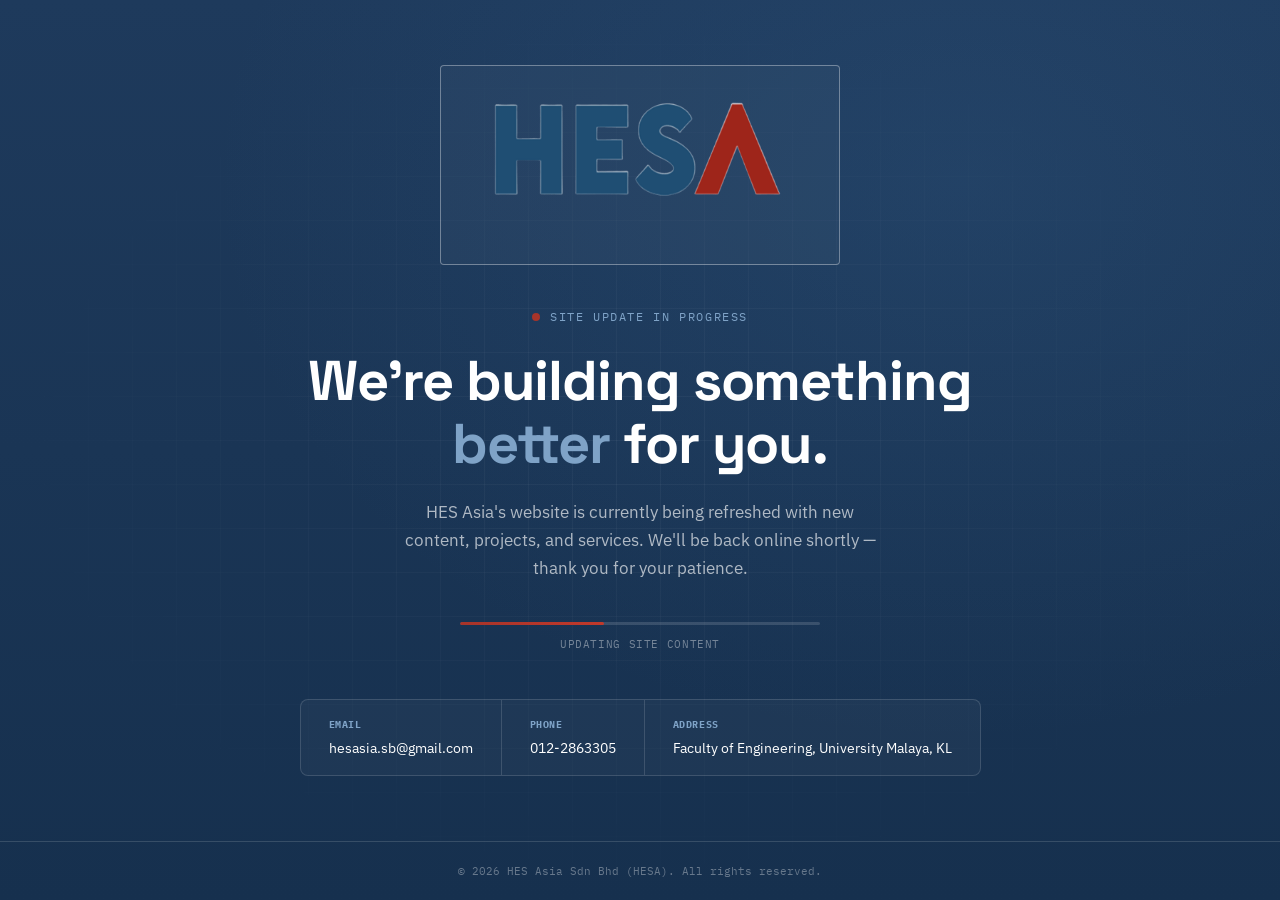
<file: maintenance_Page.html>
<!DOCTYPE html>
<html lang="en">
<head>
<meta charset="UTF-8">
<meta name="viewport" content="width=device-width, initial-scale=1.0">
<title>HES Asia — Website Update in Progress</title>
<link rel="preconnect" href="https://fonts.googleapis.com">
<link href="https://fonts.googleapis.com/css2?family=Space+Grotesk:wght@600;700&family=IBM+Plex+Sans:wght@400;500;600&family=IBM+Plex+Mono:wght@400;500&display=swap" rel="stylesheet">
<style>
  :root{
    --navy:#1E3A5C;
    --navy-2:#16304E;
    --red:#A6342A;
    --red-bright:#C0392B;
    --blue-light:#7FA3C7;
    --line-dark:rgba(255,255,255,.14);
    --serif:'Space Grotesk',sans-serif;
    --body:'IBM Plex Sans',sans-serif;
    --mono:'IBM Plex Mono',monospace;
  }
  *{margin:0;padding:0;box-sizing:border-box;}
  html,body{height:100%;}
  body{
    font-family:var(--body);
    background:radial-gradient(ellipse at 75% 20%,rgba(62,111,160,.18),transparent 55%),linear-gradient(180deg,var(--navy) 0%,var(--navy-2) 100%);
    color:#fff;
    min-height:100vh;
    display:flex;
    flex-direction:column;
    -webkit-font-smoothing:antialiased;
    overflow-x:hidden;
  }
  .blueprint{
    position:fixed;inset:0;z-index:0;
    background-image:
      linear-gradient(rgba(255,255,255,.05) 1px, transparent 1px),
      linear-gradient(90deg, rgba(255,255,255,.05) 1px, transparent 1px);
    background-size:44px 44px;
    mask-image:radial-gradient(ellipse at center, rgba(0,0,0,.9), transparent 75%);
  }

  main{
    position:relative;z-index:1;
    flex:1;
    display:flex;
    flex-direction:column;
    align-items:center;
    justify-content:center;
    text-align:center;
    padding:40px 24px;
  }

  .logo{
    display:inline-flex;align-items:center;gap:9px;
    font-family:var(--serif);font-weight:700;font-size:26px;
    border:1.5px solid rgba(255,255,255,.35);
    padding:8px 18px;border-radius:4px;
    margin-bottom:44px;
    background:rgba(255,255,255,.03);
  }
  .logo .hes{color:#fff;}
  .logo .a{color:var(--red);}

  .status-tag{
    font-family:var(--mono);
    font-size:11.5px;
    letter-spacing:.14em;
    text-transform:uppercase;
    color:var(--blue-light);
    display:flex;align-items:center;gap:10px;
    margin-bottom:26px;
  }
  .status-tag::before{
    content:"";
    width:8px;height:8px;border-radius:50%;
    background:var(--red);
    box-shadow:0 0 0 0 rgba(166,52,42,.6);
    animation:pulse 1.8s ease-out infinite;
  }
  @keyframes pulse{
    0%{box-shadow:0 0 0 0 rgba(166,52,42,.55);}
    70%{box-shadow:0 0 0 10px rgba(166,52,42,0);}
    100%{box-shadow:0 0 0 0 rgba(166,52,42,0);}
  }

  h1{
    font-family:var(--serif);
    font-weight:700;
    font-size:clamp(32px,5.2vw,56px);
    line-height:1.12;
    letter-spacing:-.02em;
    max-width:720px;
    margin-bottom:22px;
  }
  h1 em{font-style:normal;color:var(--blue-light);}

  p.lede{
    font-size:16.5px;
    line-height:1.7;
    color:rgba(255,255,255,.65);
    max-width:480px;
    margin-bottom:40px;
  }

  .progress-wrap{
    width:100%;max-width:360px;
    margin-bottom:48px;
  }
  .progress-track{
    height:3px;width:100%;
    background:rgba(255,255,255,.14);
    border-radius:2px;
    overflow:hidden;
    position:relative;
  }
  .progress-fill{
    position:absolute;top:0;left:0;height:100%;
    width:40%;
    background:linear-gradient(90deg,var(--red),var(--red-bright));
    border-radius:2px;
    animation:loading 2.2s ease-in-out infinite;
  }
  @keyframes loading{
    0%{left:-40%;}
    100%{left:100%;}
  }
  .progress-label{
    font-family:var(--mono);
    font-size:10.5px;
    letter-spacing:.06em;
    text-transform:uppercase;
    color:rgba(255,255,255,.4);
    margin-top:12px;
  }

  .contact-card{
    display:flex;flex-wrap:wrap;
    gap:0;
    border:1px solid var(--line-dark);
    border-radius:8px;
    overflow:hidden;
    background:rgba(255,255,255,.03);
  }
  .contact-item{
    padding:18px 28px;
    text-align:left;
    border-right:1px solid var(--line-dark);
  }
  .contact-item:last-child{border-right:none;}
  .contact-item h5{
    font-family:var(--mono);
    font-size:10px;
    letter-spacing:.06em;
    text-transform:uppercase;
    color:var(--blue-light);
    margin-bottom:6px;
  }
  .contact-item a, .contact-item span{
    font-size:14px;
    color:#fff;
  }
  .contact-item a{color:#fff;text-decoration:none;}
  .contact-item a:hover{color:var(--blue-light);}

  footer{
    position:relative;z-index:1;
    text-align:center;
    padding:22px 20px;
    font-family:var(--mono);
    font-size:11px;
    color:rgba(255,255,255,.35);
    border-top:1px solid var(--line-dark);
  }

  @media(max-width:560px){
    .contact-card{flex-direction:column;width:100%;}
    .contact-item{border-right:none;border-bottom:1px solid var(--line-dark);}
    .contact-item:last-child{border-bottom:none;}
  }
</style>
</head>
<body>

<div class="blueprint"></div>

<main>
   <img class="logo" src="Resource/hesa_logo.png" alt="HES Asia Logo" height="200px" width="400px">

  <div class="status-tag">Site update in progress</div>

  <h1>We're building something <em>better</em> for you.</h1>
  <p class="lede">HES Asia's website is currently being refreshed with new content, projects, and services. We'll be back online shortly — thank you for your patience.</p>

  <div class="progress-wrap">
    <div class="progress-track"><div class="progress-fill"></div></div>
    <div class="progress-label">Updating site content</div>
  </div>

  <div class="contact-card">
    <div class="contact-item">
      <h5>Email</h5>
      <a href="mailto:hesasia.sb@gmail.com">hesasia.sb@gmail.com</a>
    </div>
    <div class="contact-item">
      <h5>Phone</h5>
      <span>012-2863305</span>
    </div>
    <div class="contact-item">
      <h5>Address</h5>
      <span>Faculty of Engineering, University Malaya, KL</span>
    </div>
  </div>
</main>

<footer>© 2026 HES Asia Sdn Bhd (HESA). All rights reserved.</footer>

</body>
</html>
</file>
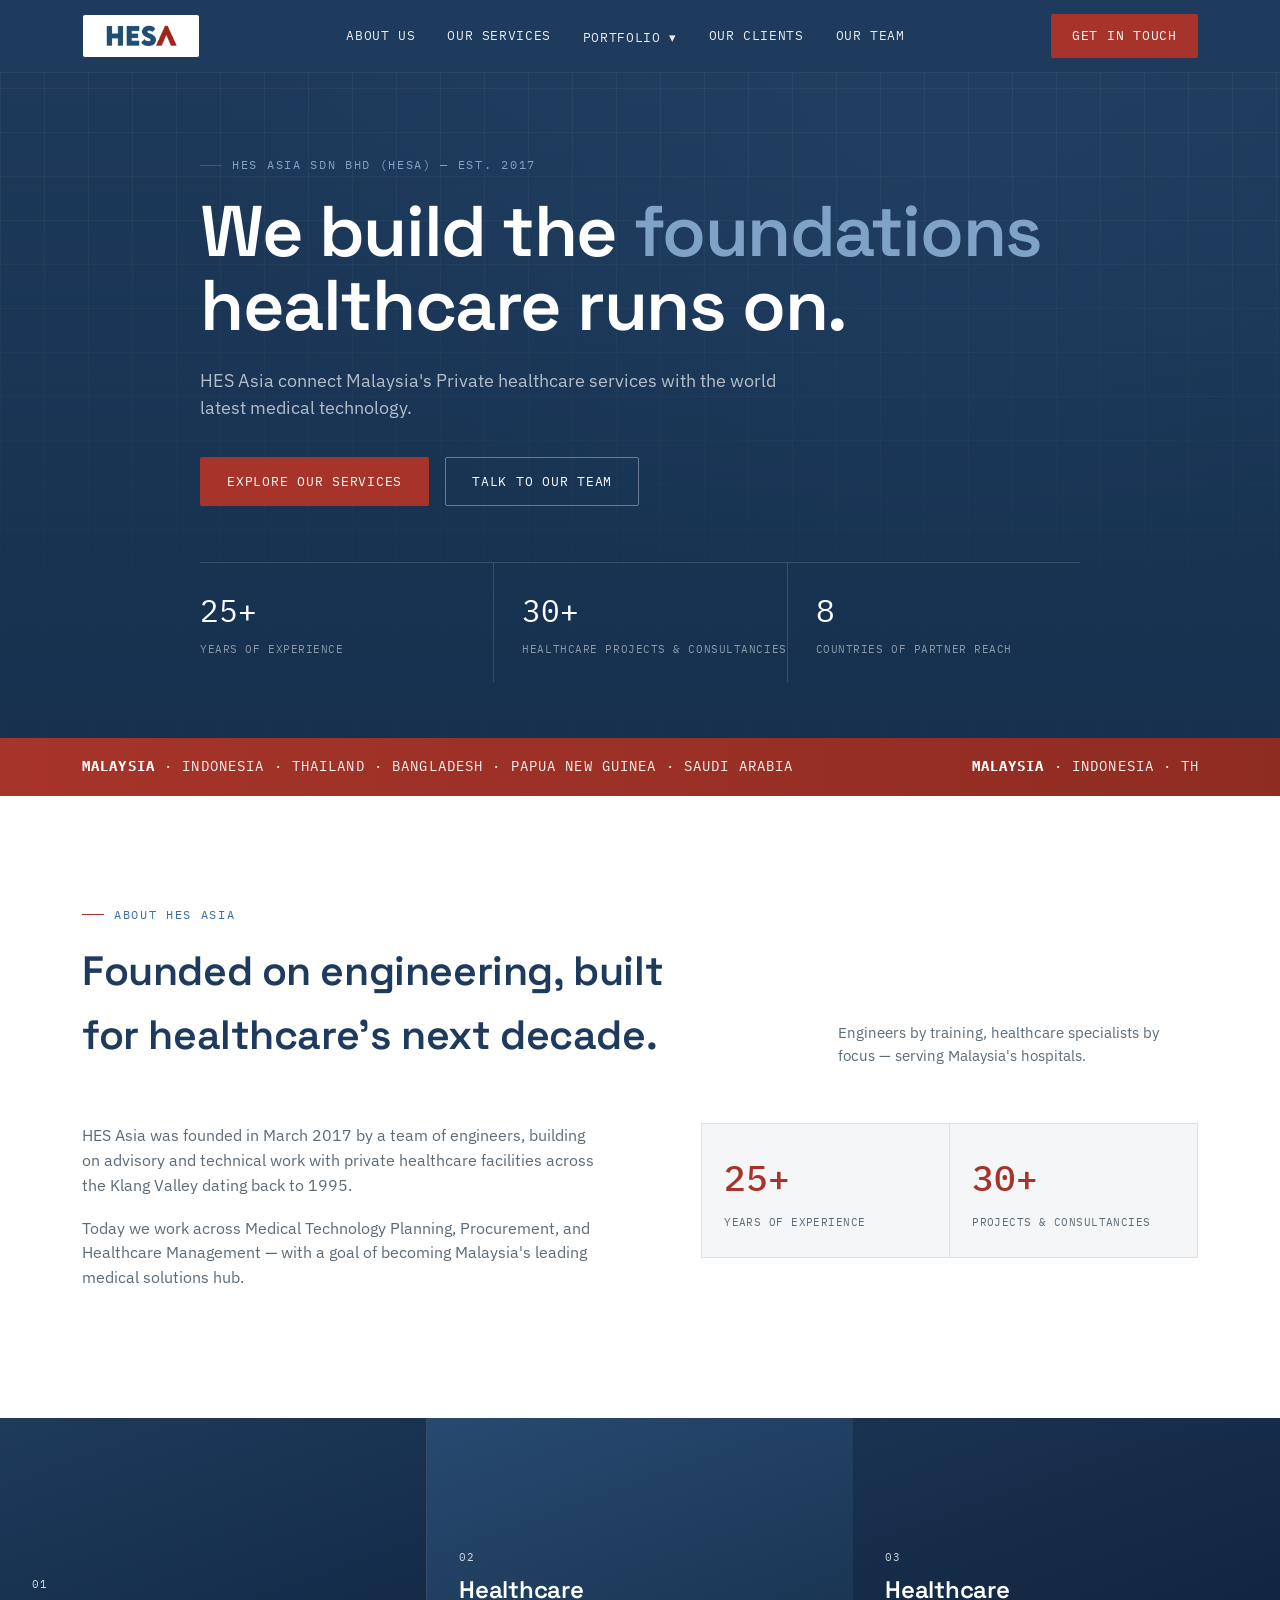
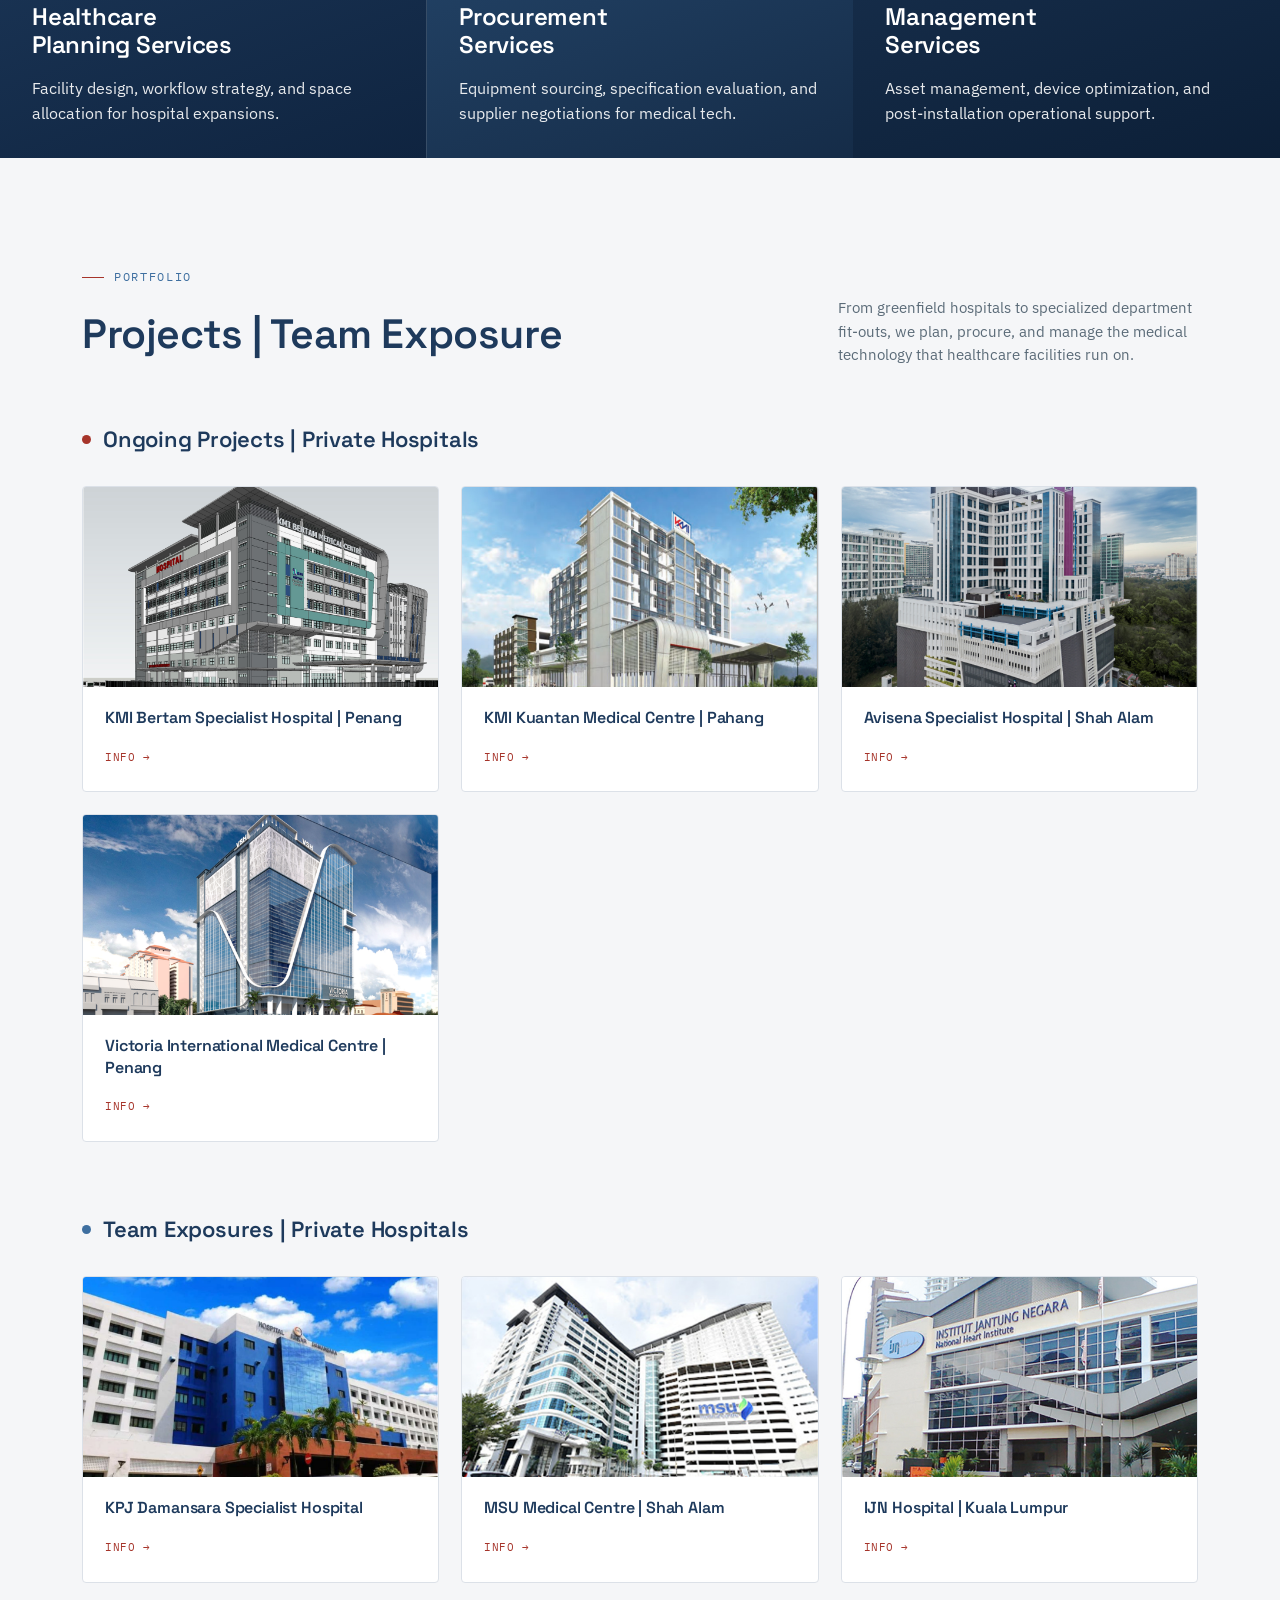
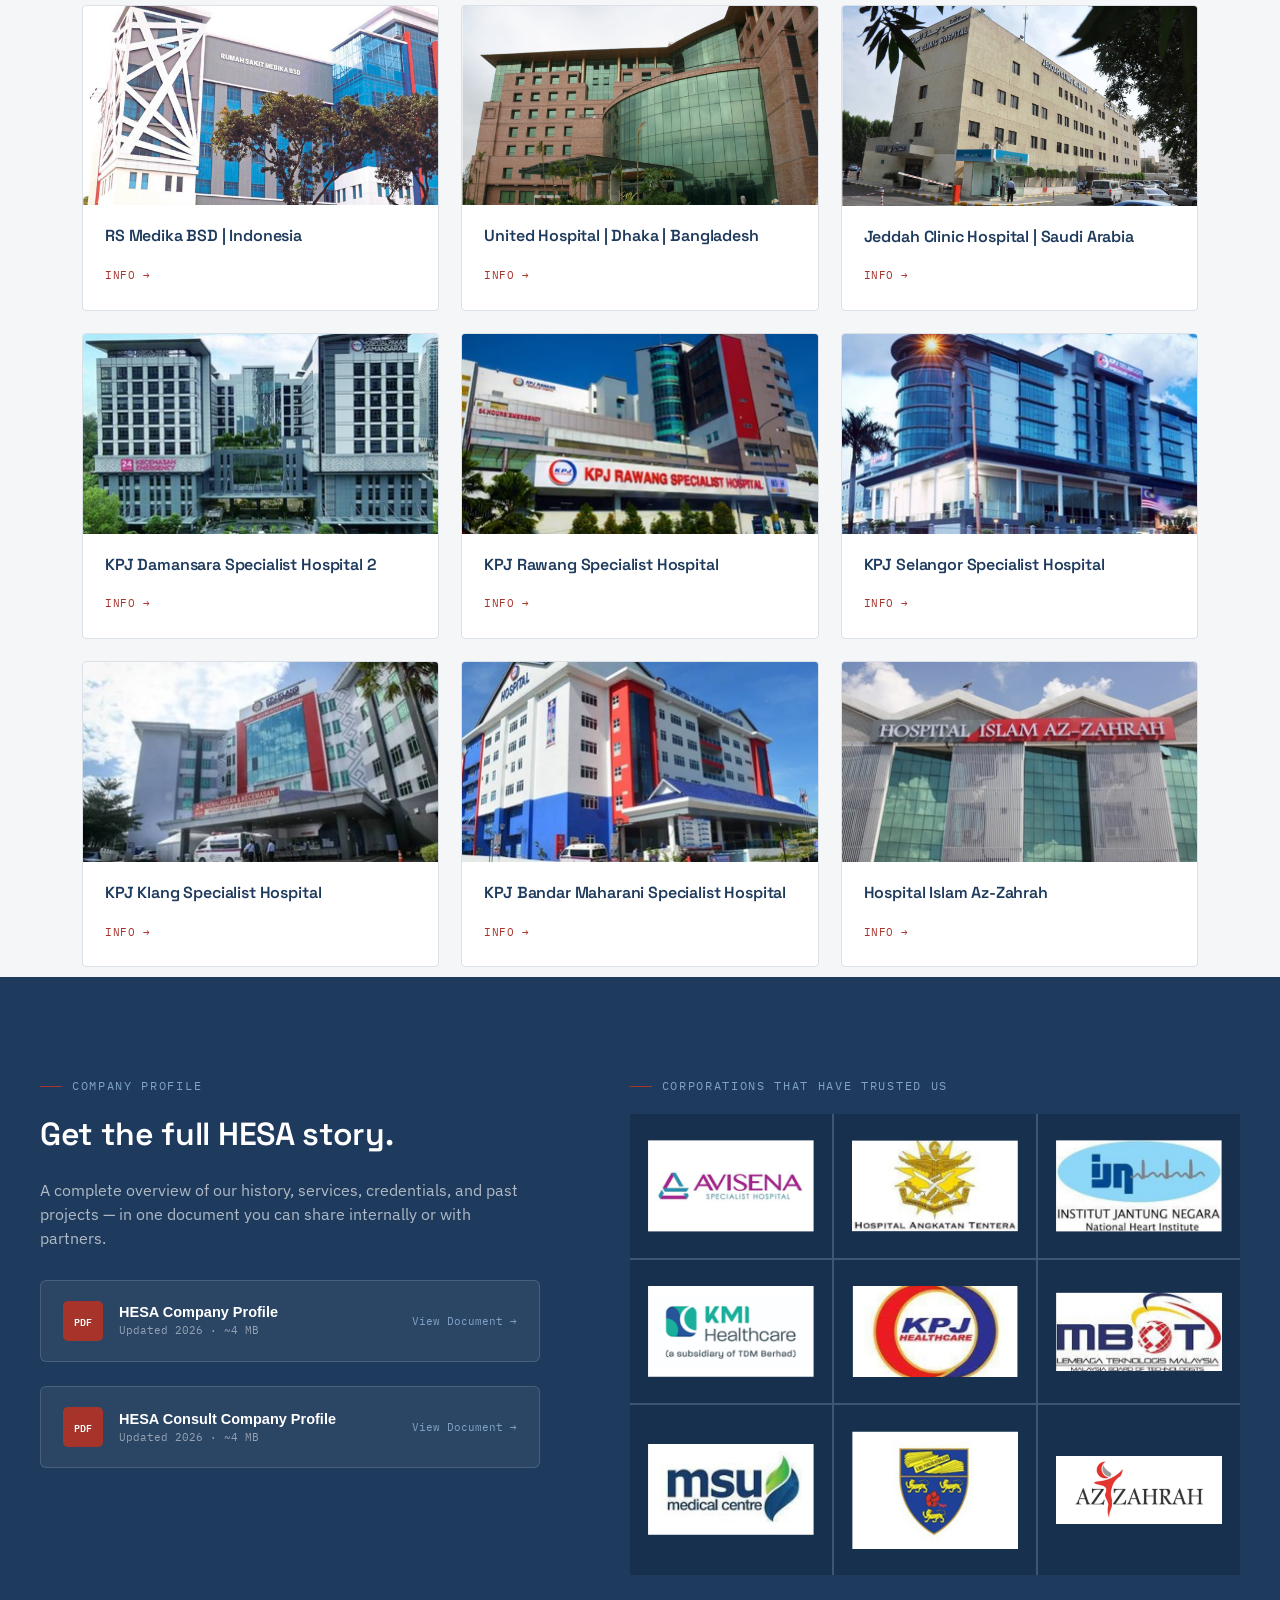
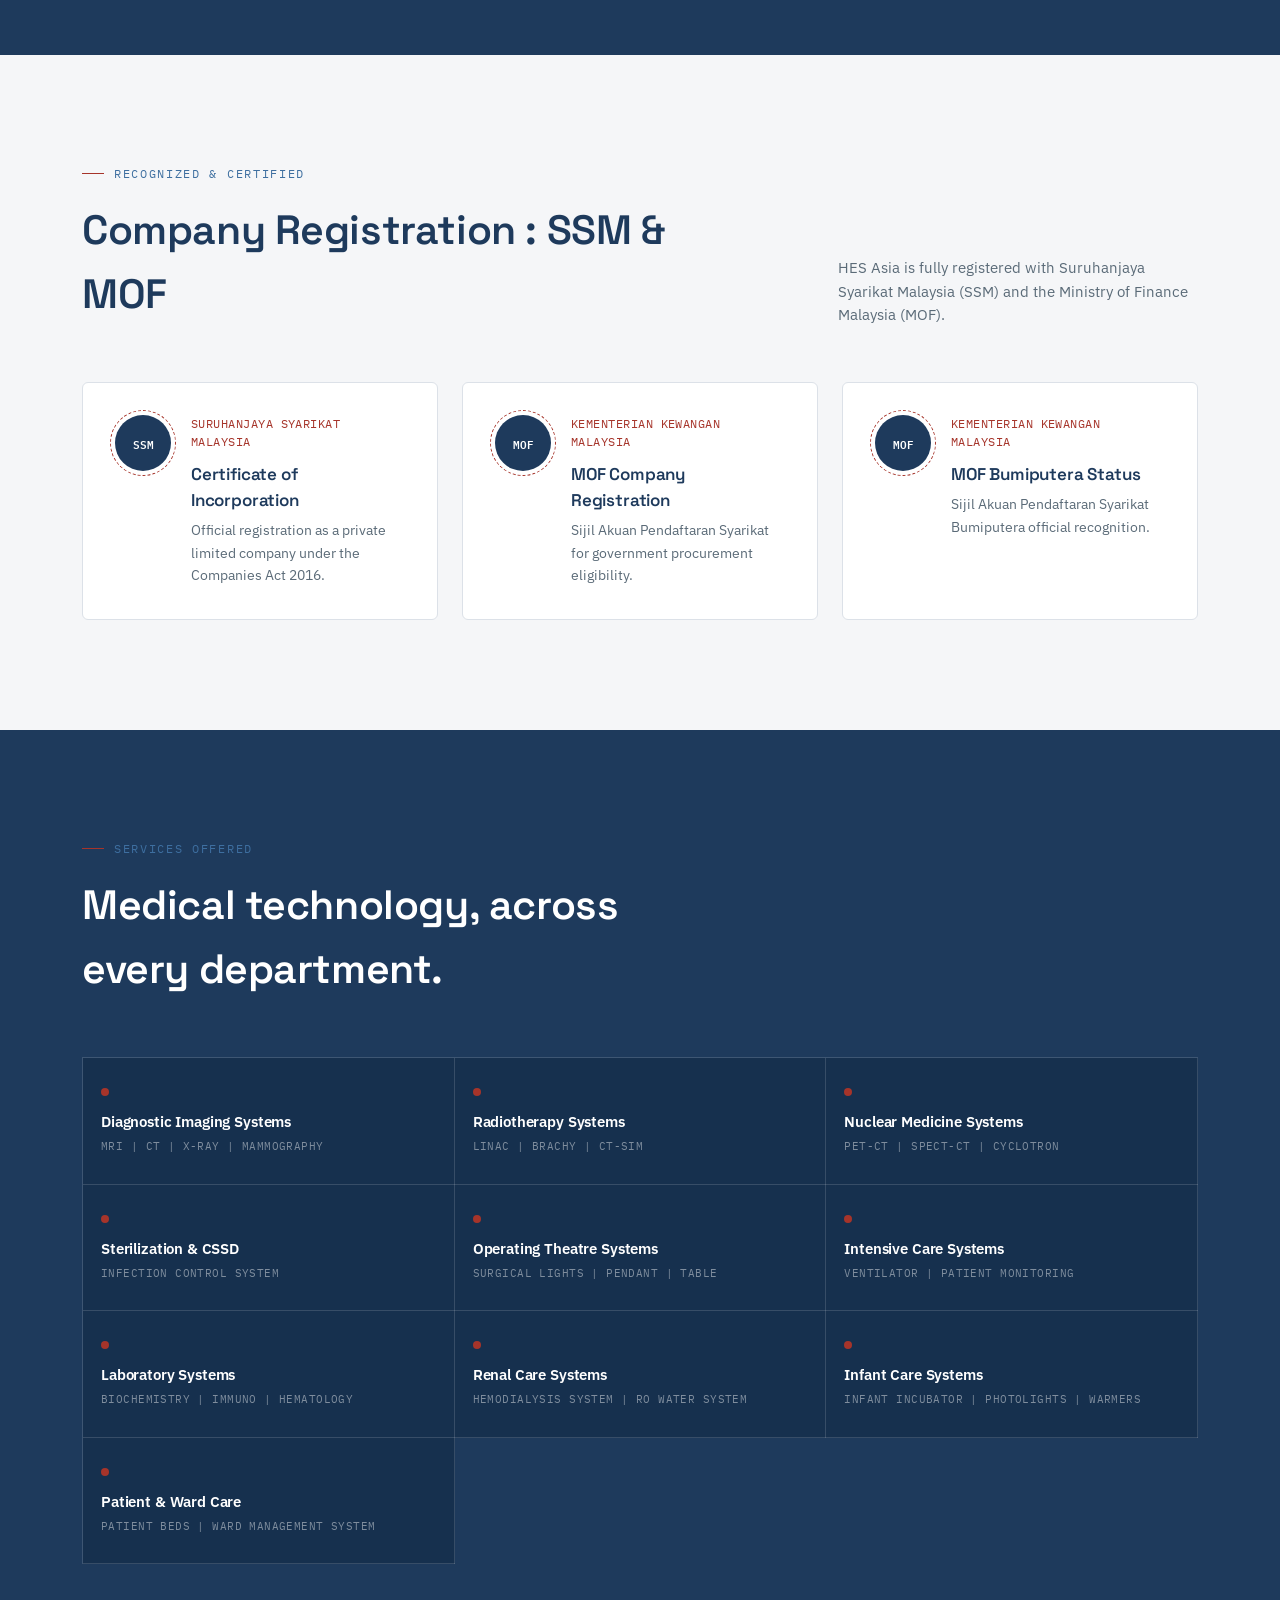
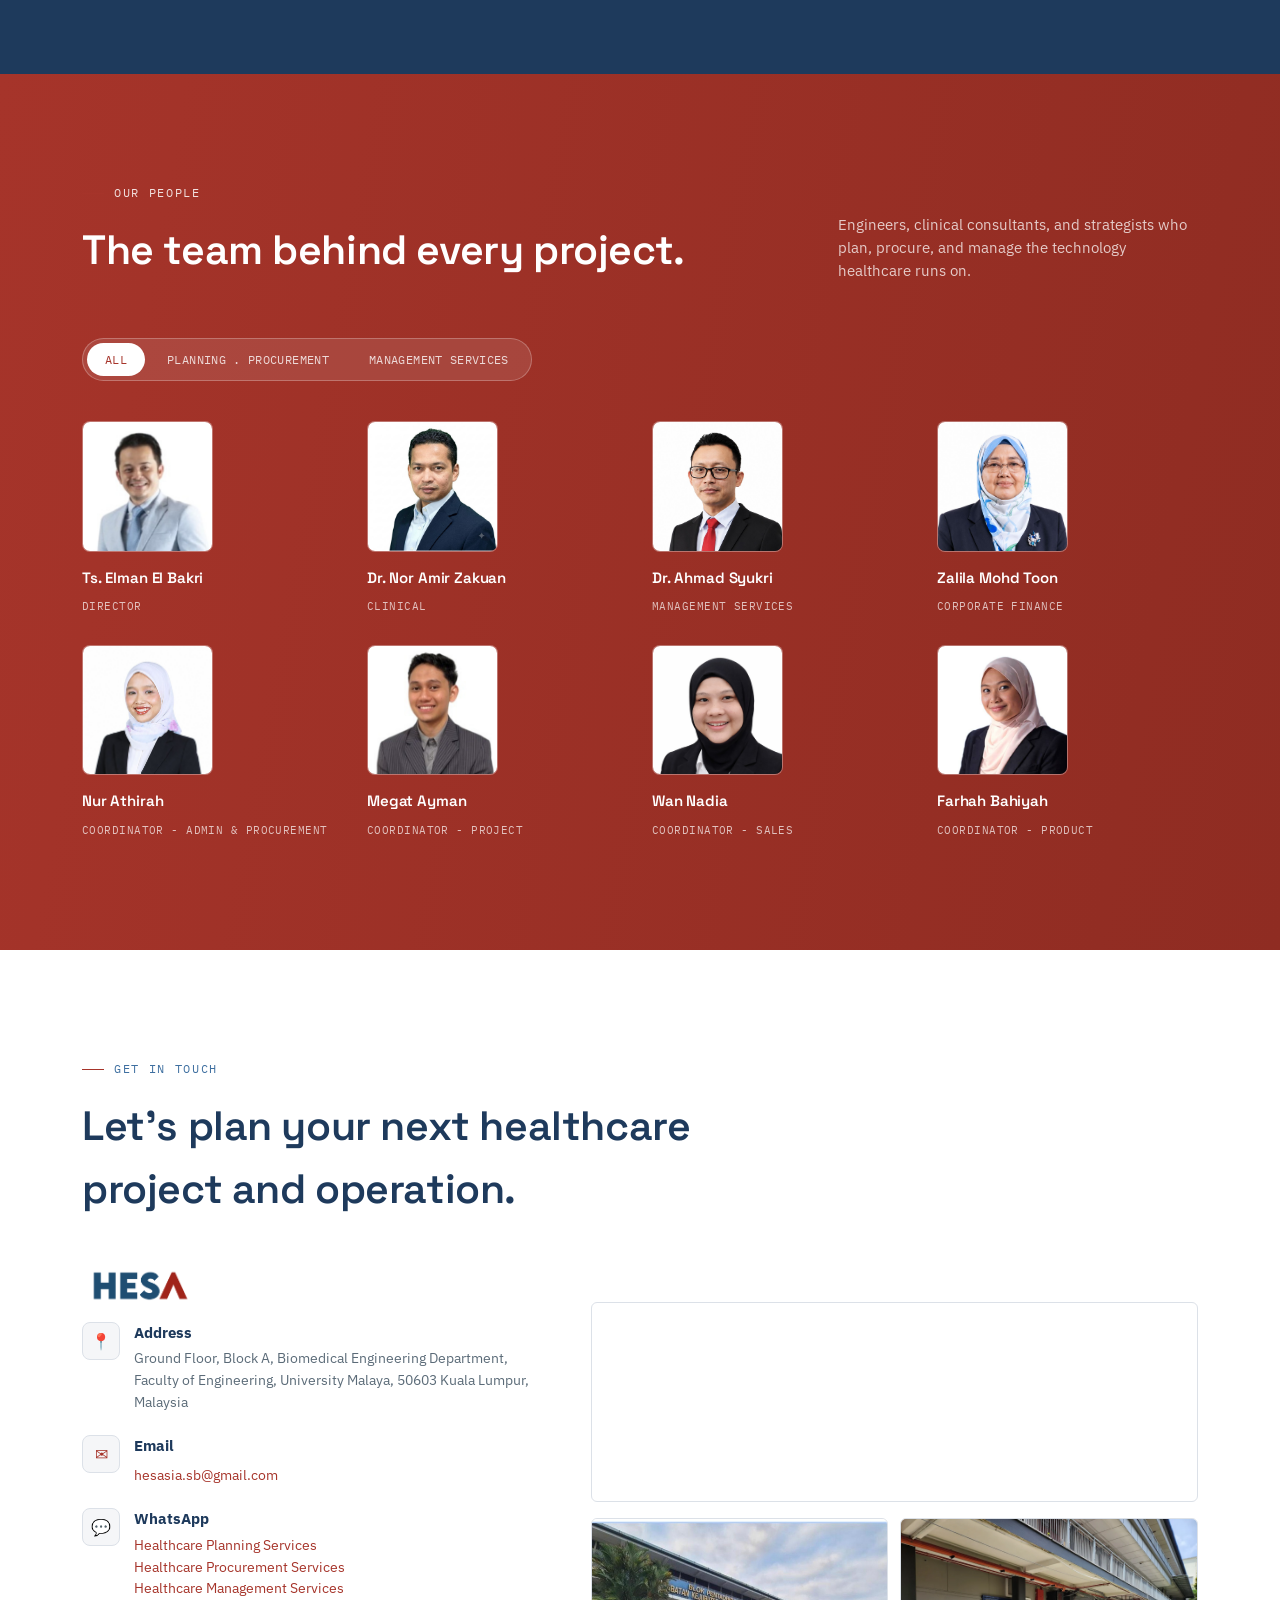
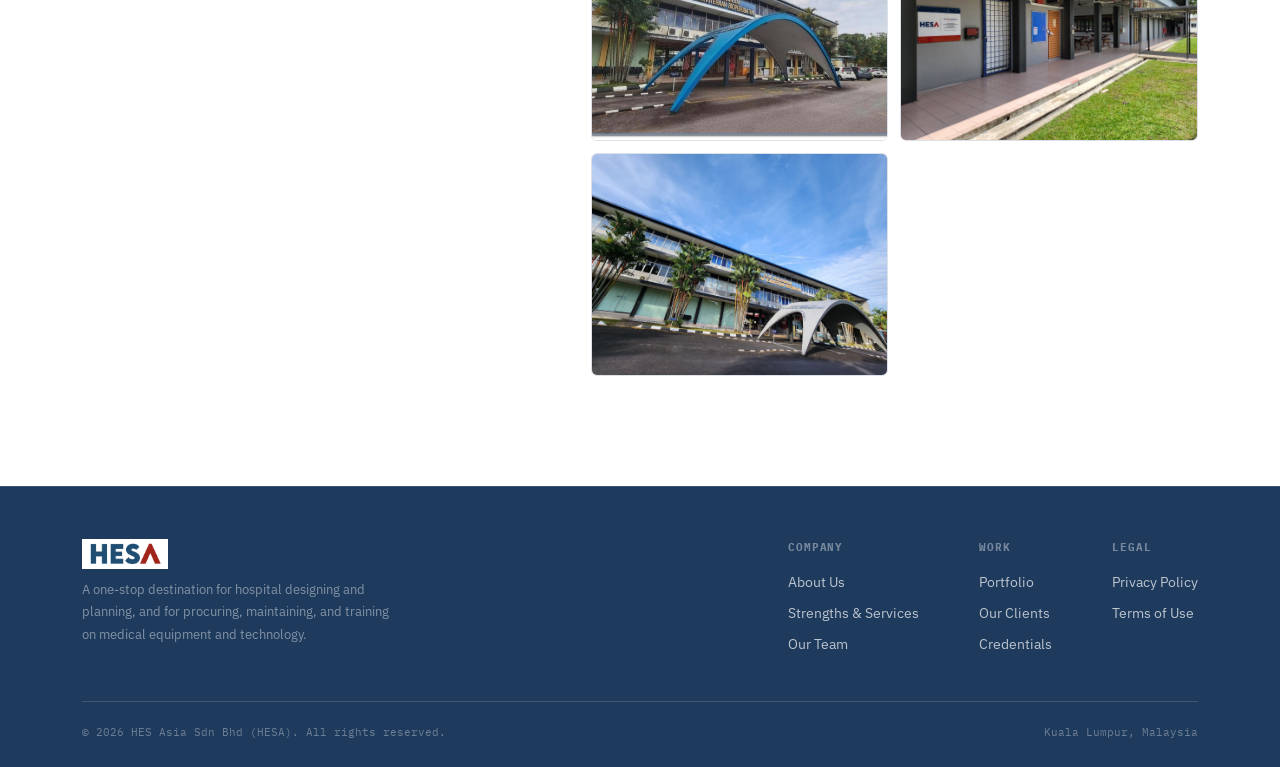
<file: old_index.html>
<!DOCTYPE html>
<html lang="en">

<head>
  <meta charset="UTF-8">
  <meta name="viewport" content="width=device-width, initial-scale=1.0">
  <title>HES Asia — Foundations for Healthcare</title>
  <meta name="description"
    content="Building the foundations for modern healthcare. HES Asia delivers trusted healthcare consulting, project solutions, and equipment across Asia.">
  <link rel="preconnect" href="https://fonts.googleapis.com">
  <link
    href="https://fonts.googleapis.com/css2?family=Space+Grotesk:wght@400;500;600;700&family=IBM+Plex+Sans:wght@400;500;600&family=IBM+Plex+Mono:wght@400;500&display=swap"
    rel="stylesheet">
  <link rel="stylesheet" href="style.css">
</head>

<body>

  <header id="siteHeader">
    <div class="nav">
      <a href="#top" class="logo-box">
        <img class="site-logo" src="Resource/logo/logo_hesa.png" alt="HES Asia Logo">
      </a>
      <nav class="navlinks">
        <a href="#about">About Us</a>
        <a href="#services">Our Services</a>
        <div class="dropdown">
          <span>Portfolio ▾</span>
          <div class="dropdown-menu">
            <ul>
              <li><a href="#ongoing_projects">Ongoing Projects</a></li>
              <li><a href="#project_exposure">Project Exposures</a></li>
            </ul>
          </div>
        </div>
        <a href="#client">Our Clients</a>
        <a href="#training">Our Team</a>
      </nav>
      <a href="#contact" class="btn btn-primary" style="padding:11px 20px;">Get in touch</a>
      <button class="burger" aria-label="Menu"><span></span><span></span><span></span></button>
    </div>
  </header>

  <section class="hero" id="top">
    <div class="blueprint"></div>
    <div class="wrap hero-inner">
      <div class="eyebrow" style="color:var(--blue-light);">HES ASIA SDN BHD (HESA) — EST. 2017
      </div>
      <h1>We build the <em>foundations</em><br>healthcare runs on.</h1>
      <p class="lede">HES Asia connect Malaysia's Private healthcare services with the world latest medical technology.
      </p>
      <div class="hero-actions">
        <a href="#services" class="btn btn-primary">Explore our services</a>
        <a href="#contact" class="btn btn-ghost">Talk to our team</a>
      </div>
      <div class="vitals">
        <div class="cell">
          <div class="num">25<span>+</span></div>
          <div class="label">Years of experience</div>
        </div>
        <div class="cell">
          <div class="num">30<span>+</span></div>
          <div class="label">Healthcare projects &amp; consultancies</div>
        </div>
        <div class="cell">
          <div class="num">8</div>
          <div class="label">Countries of partner reach</div>
        </div>
      </div>
    </div>
  </section>

  <section class="hero-band" aria-label="Marquee band">
    <div class="hero-band-inner">
      <div class="marquee-wrap">
        <div class="marquee" id="marquee">
          <span><b>Malaysia</b> · Indonesia · Thailand · Bangladesh · Papua New Guinea · Saudi Arabia &nbsp; </span>
          <span><b>Malaysia</b> · Indonesia · Thailand · Bangladesh · Papua New Guinea · Saudi Arabia &nbsp; </span>
        </div>
      </div>
    </div>
  </section>



  <section class="section about" id="about">
    <div class="wrap">
      <div class="section-head">
        <div>
          <div class="eyebrow">About HES Asia</div>
          <h2 style="margin-top:16px;">Founded on engineering, built for healthcare's next decade.</h2>
        </div>
        <p>Engineers by training, healthcare specialists by focus — serving Malaysia's hospitals.</p>
      </div>
      <div class="about-grid">
        <div class="about-copy">
          <p>HES Asia was founded in March 2017 by a team of engineers, building on advisory and technical work with
            private healthcare facilities across the Klang Valley dating back to 1995.</p>
          <p>Today we work across Medical Technology Planning, Procurement, and Healthcare Management — with a goal of
            becoming Malaysia's leading medical solutions hub.</p>
        </div>
        <div class="readouts">
          <div class="readout">
            <div class="n">25<sup>+</sup></div>
            <div class="l">Years of Experience</div>
          </div>
          <div class="readout">
            <div class="n">30<sup>+</sup></div>
            <div class="l">Projects &amp; Consultancies</div>
          </div>

        </div>
      </div>
    </div>
  </section>

  <section class="service-panels" id="services">
    <div class="panel">
      <div class="panel-bg"></div>
      <div class="panel-content">
        <span class="idx">01</span>
        <h3>Healthcare Planning Services</h3>
        <p>Facility design, workflow strategy, and space allocation for hospital expansions.</p>
      </div>
    </div>
    <div class="panel">
      <div class="panel-bg"></div>
      <div class="panel-content">
        <span class="idx">02</span>
        <h3>Healthcare Procurement Services</h3>
        <p>Equipment sourcing, specification evaluation, and supplier negotiations for medical tech.</p>
      </div>
    </div>
    <div class="panel">
      <div class="panel-bg"></div>
      <div class="panel-content">
        <span class="idx">03</span>
        <h3>Healthcare Management Services</h3>
        <p>Asset management, device optimization, and post-installation operational support.</p>
      </div>
    </div>
  </section>

  <section class="section portfolio" id="ongoing_projects">
    <div class="wrap">
      <div class="section-head">
        <div>
          <div class="eyebrow">Portfolio</div>
          <h2 style="margin-top:16px;">Projects | Team Exposure</h2>
        </div>
        <p>From greenfield hospitals to specialized department fit-outs, we plan, procure, and manage the medical
          technology that healthcare facilities run on.</p>
      </div>

      <!-- Ongoing Projects -->
      <div class="portfolio-group">
        <div class="group-label"><span class="dot"></span>
          <h3>Ongoing Projects | Private Hospitals</h3>
        </div>
        <div class="proj-grid">


          <div class="proj-card" tabindex="0" data-title="KMI Bertam Specialist Hospital | Penang"
            data-status="In progress" data-category="Private Hospital (~100 beds)" data-location="Penang | Malaysia"
            data-role="Project | Procurement" data-desc="Hospital project planning and equipment procurement.">
            <div class="proj-thumb"><span class="proj-status-in-progress">In progress</span>
              <img src="Resource/project_pics/KMI_Bertam.png" alt="KMI Bertam Specialist Hospital | Penang">
            </div>
            <div class="proj-body">
              <h4>KMI Bertam Specialist Hospital | Penang</h4><button type="button" class="proj-link modal-trigger">Info
                →</button>
            </div>
          </div>

          <div class="proj-card" tabindex="0" data-title="KMI Kuantan Medical Centre | Pahang" data-status="In progress"
            data-category="Oncology & Nuclear Medicine" data-location="Pahang | Malaysia"
            data-role="Planning | Project " data-desc="Oncology &amp; nuclear medicine facility planning.">
            <div class="proj-thumb"><span class="proj-status-in-progress">In progress</span>
              <img src="Resource/project_pics/KMI_Kuantan.png" alt="KMI Kuantan Medical Centre | Pahang">
            </div>
            <div class="proj-body">
              <h4>KMI Kuantan Medical Centre | Pahang</h4><button type="button" class="proj-link modal-trigger">Info
                →</button>
            </div>
          </div>

          <div class="proj-card" tabindex="0" data-title="Avisena Specialist Hospital | Shah Alam"
            data-status="In progress" data-category="Oncology & Nuclear Medicine" data-location="Selangor | Malaysia"
            data-role="Project" data-desc="Oncology &amp; nuclear medicine equipment procurement.">
            <div class="proj-thumb"><span class="proj-status-in-progress">In progress</span>
              <img src="Resource/project_pics/Avisena.png" alt="Avisena Specialist Hospital | Shah Alam">
            </div>
            <div class="proj-body">
              <h4>Avisena Specialist Hospital | Shah Alam</h4><button type="button" class="proj-link modal-trigger">Info
                →</button>
            </div>
          </div>

          <div class="proj-card" tabindex="0" data-title="Victoria International Medical Centre | Penang"
            data-status="In progress" data-category="Private Hospital (~151 beds)" data-location="Penang | Malaysia"
            data-role="Planning | Project" data-desc="Greenfield hospital planning and project execution.">
            <div class="proj-thumb"><span class="proj-status-in-progress">In progress</span>
              <img src="Resource/project_pics/Victoria_International_medical_centre.png"
                alt="Victoria International Medical Centre | Penang">
            </div>
            <div class="proj-body">
              <h4>Victoria International Medical Centre | Penang</h4><button type="button"
                class="proj-link modal-trigger">Info →</button>
            </div>
          </div>

        </div>
      </div>

      <section id="project_exposure">
        <!-- Completed Projects -->
        <div class="portfolio-group">
          <div class="group-label completed"><span class="dot"></span>
            <h3>Team Exposures | Private Hospitals</h3>
          </div>
          <div class="proj-grid">
            <div class="proj-card" tabindex="0" data-title="KPJ Damansara Specialist Hospital | Petaling Jaya"
              data-status="Completed" data-category="Private Hospital (~250 beds)" data-location="Selangor | Malaysia"
              data-role="Procurement | Operation"
              data-desc="Equipment procurement and post-installation operational support.">
              <div class="proj-thumb"><span class="proj-status-completed ">Completed</span>
                <img src="Resource/project_pics/KPJ_damansara.png" alt="KPJ Damansara Specialist Hospital">
              </div>
              <div class="proj-body">
                <h4>KPJ Damansara Specialist Hospital</h4><button type="button" class="proj-link modal-trigger">Info
                  →</button>
              </div>
            </div>

            <div class="proj-card" tabindex="0" data-title="MSU Medical Centre | Shah Alam" data-status="Completed"
              data-category="Private Teaching Hospital (~200 beds)" data-location="Selangor | Malaysia"
              data-role="Project | Procurement"
              data-desc="Facility project planning and medical equipment procurement.">
              <div class="proj-thumb"><span class="proj-status-completed ">Completed</span>
                <img src="Resource/project_pics/MSU_medic.png" alt="MSU Medical Centre | Shah Alam">
              </div>
              <div class="proj-body">
                <h4>MSU Medical Centre | Shah Alam</h4><button type="button" class="proj-link modal-trigger">Info
                  →</button>
              </div>
            </div>

            <div class="proj-card" tabindex="0" data-title="IJN Hospital (Institut Jantung Negara) | Kuala Lumpur"
              data-status="Completed" data-category="Cardiac Specialist (~450 beds)"
              data-location="Kuala Lumpur | Malaysia" data-role="Project | Procurement"
              data-desc="Cardiac facility project planning and equipment procurement.">
              <div class="proj-thumb"><span class="proj-status-completed ">Completed</span>
                <img src="Resource/project_pics/IJN.png" alt="IJN Hospital | Kuala Lumpur">
              </div>
              <div class="proj-body">
                <h4>IJN Hospital | Kuala Lumpur</h4><button type="button" class="proj-link modal-trigger">Info
                  →</button>
              </div>
            </div>

            <div class="proj-card" tabindex="0" data-title="RS Medika BSD | BSD City" data-status="Completed"
              data-category="Overseas Hospital (~200 beds)" data-location="Indonesia" data-role="Project | Procurement"
              data-desc="Cross-border project planning and equipment procurement.">
              <div class="proj-thumb"><span class="proj-status-completed">Completed</span>
                <img src="Resource/project_pics/RS_Medika_BSD.png" alt="RS Medika BSD | Indonesia">
              </div>
              <div class="proj-body">
                <h4>RS Medika BSD | Indonesia</h4><button type="button" class="proj-link modal-trigger">Info →</button>
              </div>
            </div>

            <div class="proj-card" tabindex="0" data-title="United Hospital | Dhaka" data-status="Completed"
              data-category="Overseas Hospital (~250 beds)" data-location="Bangladesh" data-role="Planning | Project"
              data-desc="Facility planning and project execution consultancy.">
              <div class="proj-thumb"><span class="proj-status-completed">Completed</span>
                <img src="Resource/project_pics/United_hospital_dhaka.png" alt="United Hospital | Dhaka | Bangladesh">
              </div>
              <div class="proj-body">
                <h4>United Hospital | Dhaka | Bangladesh</h4><button type="button" class="proj-link modal-trigger">Info
                  →</button>
              </div>
            </div>

            <div class="proj-card" tabindex="0" data-title="Jeddah Clinic Hospital | Saudi Arabia"
              data-status="Completed" data-category="Overseas Hospital (~150 beds)" data-location="Saudi Arabia"
              data-role="Procurement" data-desc="Medical equipment procurement and technical specification.">
              <div class="proj-thumb"><span class="proj-status-completed">Completed</span>
                <img src="Resource/project_pics/Jeddah_Clinic_hospital.png" alt="Jeddah Clinic Hospital | Saudi Arabia">
              </div>
              <div class="proj-body">
                <h4>Jeddah Clinic Hospital | Saudi Arabia</h4><button type="button" class="proj-link modal-trigger">Info
                  →</button>
              </div>
            </div>

            <!-- KPJ Damansara Specialist Hospital 2 -->
            <div class="proj-card" tabindex="0" data-title="KPJ Damansara Specialist Hospital 2 | Bukit Lanjan"
              data-status="Completed" data-category="Private Hospital (~300 beds)"
              data-location="Kuala Lumpur | Malaysia" data-role="Operation"
              data-desc="Hospital operations and management.">
              <div class="proj-thumb"><span class="proj-status-completed ">Completed</span>
                <img src="Resource/project_pics/KPJ_damansara_2.jpeg" alt="KPJ Damansara Specialist Hospital 2">
              </div>
              <div class="proj-body">
                <h4>KPJ Damansara Specialist Hospital 2</h4><button type="button" class="proj-link modal-trigger">Info
                  →</button>
              </div>
            </div>

            <!-- KPJ Rawang Specialist Hospital -->
            <div class="proj-card" tabindex="0" data-title="KPJ Rawang Specialist Hospital | Rawang"
              data-status="Completed" data-category="Private Hospital (~160 beds)" data-location="Selangor | Malaysia"
              data-role="Operation" data-desc="Hospital operations and management.">
              <div class="proj-thumb"><span class="proj-status-completed ">Completed</span>
                <img src="Resource/project_pics/KPJ_rawang.jpeg" alt="KPJ Rawang Specialist Hospital">
              </div>
              <div class="proj-body">
                <h4>KPJ Rawang Specialist Hospital</h4><button type="button" class="proj-link modal-trigger">Info
                  →</button>
              </div>
            </div>

            <!-- KPJ Selangor Specialist Hospital -->
            <div class="proj-card" tabindex="0" data-title="KPJ Selangor Specialist Hospital | Shah Alam"
              data-status="Completed" data-category="Private Hospital (~250 beds)" data-location="Selangor | Malaysia"
              data-role="Operation" data-desc="Hospital operations and management.">
              <div class="proj-thumb"><span class="proj-status-completed ">Completed</span>
                <img src="Resource/project_pics/KPJ_selangor.jpeg" alt="KPJ Selangor Specialist Hospital">
              </div>
              <div class="proj-body">
                <h4>KPJ Selangor Specialist Hospital</h4><button type="button" class="proj-link modal-trigger">Info
                  →</button>
              </div>
            </div>

            <!-- KPJ Klang Specialist Hospital -->
            <div class="proj-card" tabindex="0" data-title="KPJ Klang Specialist Hospital | Klang"
              data-status="Completed" data-category="Private Hospital (~200 beds)" data-location="Selangor | Malaysia"
              data-role="Operation" data-desc="Hospital operations and management.">
              <div class="proj-thumb"><span class="proj-status-completed ">Completed</span>
                <img src="Resource/project_pics/KPJ_klang.jpeg" alt="KPJ Klang Specialist Hospital">
              </div>
              <div class="proj-body">
                <h4>KPJ Klang Specialist Hospital</h4><button type="button" class="proj-link modal-trigger">Info
                  →</button>
              </div>
            </div>

            <!-- KPJ Bandar Maharani Specialist Hospital -->
            <div class="proj-card" tabindex="0" data-title="KPJ Bandar Maharani Specialist Hospital | Muar"
              data-status="Completed" data-category="Private Hospital (~120 beds)" data-location="Johor | Malaysia"
              data-role="Operation" data-desc="Hospital operations and management.">
              <div class="proj-thumb"><span class="proj-status-completed ">Completed</span>
                <img src="Resource/project_pics/KPJ_bandar_maharani.jpeg" alt="KPJ Bandar Maharani Specialist Hospital">
              </div>
              <div class="proj-body">
                <h4>KPJ Bandar Maharani Specialist Hospital</h4><button type="button"
                  class="proj-link modal-trigger">Info
                  →</button>
              </div>
            </div>

            <!-- Hospital Islam Az-Zahrah -->
            <div class="proj-card" tabindex="0" data-title="Hospital Islam Az-Zahrah | Bandar Baru Bangi"
              data-status="Completed" data-category="Private Hospital (~100 beds)" data-location="Selangor | Malaysia"
              data-role="Operation" data-desc="Hospital operations and management.">
              <div class="proj-thumb"><span class="proj-status-completed ">Completed</span>
                <img src="Resource/project_pics/Hospital_islam_az_zahrah.jpeg" alt="Hospital Islam Az-Zahrah">
              </div>
              <div class="proj-body">
                <h4>Hospital Islam Az-Zahrah</h4><button type="button" class="proj-link modal-trigger">Info
                  →</button>
              </div>
            </div>

          </div>

        </div>
      </section>
    </div>
  </section>

  <!-- Portfolio project modal (single reusable dialog, populated via JS) -->
  <div class="modal-overlay" id="projectModal" aria-hidden="true">
    <div class="modal-box" role="dialog" aria-modal="true" aria-labelledby="modalTitle">
      <button type="button" class="modal-close" id="modalClose" aria-label="Close">✕</button>
      <span class="modal-status" id="modalStatus">In progress</span>
      <h3 id="modalTitle">Project title</h3>
      <div class="modal-meta">
        <span id="modalLocation">Location</span>
        <span class="modal-sep">·</span>
        <span id="modalCategory">Category</span>
      </div>
      <div class="modal-role" id="modalRole">Our role</div>
      <p id="modalDesc">Description.</p>
    </div>
  </div>


  <section class="profile" id="client">
    <div class="wrap">
      <div class="profile-grid">
        <div class="profile-copy">
          <div class="eyebrow" style="color:var(--blue-light);">Company profile</div>
          <h2 style="color:#fff;margin-top:14px;font-size:32px;">Get the full HESA story.</h2>
          <p>A complete overview of our history, services, credentials, and past projects — in one document you can
            share internally or with partners.</p>
          <div class="pdf-card">
            <button type="button" class="pdf-dl" data-src="Resource/c_profile/HES ASIA .pdf"
              data-title="HESA Company Profile" aria-label="View HESA Company Profile">
              <span class="pdf-icon" aria-hidden="true">PDF</span>
              <span class="pdf-info">
                <span class="pdf-title">HESA Company Profile</span>
                <span class="pdf-meta">Updated 2026 · ~4 MB</span>
              </span>
              <span class="pdf-label">View Document →</span>
            </button>
          </div>
          <br>
          <div class="pdf-card">
            <button type="button" class="pdf-dl" data-src="Resource/c_profile/HESA CONSULT.pdf"
              data-title="HESA Consult Company Profile" aria-label="View HESA Consult Company Profile">
              <span class="pdf-icon" aria-hidden="true">PDF</span>
              <span class="pdf-info">
                <span class="pdf-title">HESA Consult Company Profile</span>
                <span class="pdf-meta">Updated 2026 · ~4 MB</span>
              </span>
              <span class="pdf-label">View Document →</span>
            </button>
          </div>
        </div>
        <div>
          <div class="eyebrow" style="color:var(--blue-light);margin-bottom:18px;">Corporations that have trusted us
          </div>
          <div class="partners-grid">
            <div class="partner"><span><img src="Resource/logo/avisena.png" alt="Avisena"></span></div>
            <div class="partner"><span><img src="Resource/logo/hospital_angkatan_tentera.png"
                  alt="Hospital Angkatan Tentera"></span></div>
            <div class="partner"><span><img src="Resource/logo/ijn.png" alt="IJN"></span></div>
            <div class="partner"><span><img src="Resource/logo/kmi.png" alt="KMI"></span></div>
            <div class="partner"><span><img src="Resource/logo/kpj.png" alt="KPJ"></span></div>
            <div class="partner"><span><img src="Resource/logo/Mbot.png" alt="MBOT"></span></div>
            <div class="partner"><span><img src="Resource/logo/msu_medic.png" alt="MSU Medic"></span></div>
            <div class="partner"><span><img src="Resource/logo/UM.png" alt="UM"></span></div>
            <div class="partner"><span><img src="Resource/logo/Az_zahrah.png" alt="Az Zahrah"></span></div>
          </div>
        </div>
      </div>
    </div>
  </section>

  <section class="section credentials" id="credentials">
    <div class="wrap">
      <div class="section-head">
        <div>
          <div class="eyebrow">Recognized &amp; certified</div>
          <h2 style="margin-top:16px;">Company Registration : SSM &amp; MOF</h2>
        </div>
        <p>HES Asia is fully registered with Suruhanjaya Syarikat Malaysia (SSM) and the Ministry of Finance Malaysia
          (MOF).</p>
      </div>
      <div class="cred-grid">
        <div class="cred-card" data-src="Resource/certificates/HESA-SSM.pdf"
          data-title="SSM Certificate of Incorporation" tabindex="0">
          <div class="cred-badge"><span>SSM</span></div>
          <div>
            <span class="org">Suruhanjaya Syarikat Malaysia</span>
            <h4>Certificate of Incorporation</h4>
            <p>Official registration as a private limited company under the Companies Act 2016.</p>
          </div>
        </div>

        <div class="cred-card" data-src="Resource/certificates/HESA-MOF-CERT (2025).pdf"
          data-title="MOF Company Registration" tabindex="0">
          <div class="cred-badge"><span>MOF</span></div>
          <div>
            <span class="org">Kementerian Kewangan Malaysia</span>
            <h4>MOF Company Registration</h4>
            <p>Sijil Akuan Pendaftaran Syarikat for government procurement eligibility.</p>
          </div>
        </div>

        <div class="cred-card" data-src="Resource/certificates/HESA-BUMIPUTERA-CERT (2025).pdf"
          data-title="MOF Bumiputera Status Certificate" tabindex="0">
          <div class="cred-badge"><span>MOF</span></div>
          <div>
            <span class="org">Kementerian Kewangan Malaysia</span>
            <h4>MOF Bumiputera Status</h4>
            <p>Sijil Akuan Pendaftaran Syarikat Bumiputera official recognition.</p>
          </div>
        </div>

      </div>
    </div>
  </section>


  <section class="section reach" id="equipment">
    <div class="wrap">
      <div class="section-head">
        <div>
          <div class="eyebrow">SERVICES OFFERED</div>
          <h2 style="margin-top:16px;">Medical technology, across every department.</h2>
        </div>
      </div>
      <div class="reach-grid">
        <div class="country">
          <div class="flag-dot"></div>
          <h4>Diagnostic Imaging Systems</h4>
          <span>MRI | CT | X-Ray | Mammography</span>
        </div>

        <div class="country">
          <div class="flag-dot"></div>
          <h4>Radiotherapy Systems</h4>
          <span>LINAC | Brachy | CT-Sim</span>
        </div>

        <div class="country">
          <div class="flag-dot"></div>
          <h4>Nuclear Medicine Systems</h4>
          <span>PET-CT | SPECT-CT | Cyclotron</span>
        </div>

        <div class="country">
          <div class="flag-dot"></div>
          <h4>Sterilization &amp; CSSD</h4>
          <span>Infection Control System</span>
        </div>

        <div class="country">
          <div class="flag-dot"></div>
          <h4>Operating Theatre Systems</h4>
          <span>Surgical Lights | Pendant | Table</span>
        </div>

        <div class="country">
          <div class="flag-dot"></div>
          <h4>Intensive Care Systems</h4>
          <span>Ventilator | Patient Monitoring</span>
        </div>

        <div class="country">
          <div class="flag-dot"></div>
          <h4>Laboratory Systems</h4>
          <span>Biochemistry | Immuno | Hematology </span>
        </div>

        <div class="country">
          <div class="flag-dot"></div>
          <h4>Renal Care Systems</h4>
          <span>Hemodialysis System | RO Water System</span>
        </div>

        <div class="country">
          <div class="flag-dot"></div>
          <h4>Infant Care Systems</h4>
          <span> Infant Incubator | Photolights | Warmers</span>
        </div>

        <div class="country">
          <div class="flag-dot"></div>
          <h4>Patient &amp; Ward Care</h4>
          <span>Patient Beds | Ward Management System</span>
        </div>
      </div>
    </div>
  </section>

  <section class="section team-section" id="training">
    <div class="wrap">
      <div class="section-head">
        <div>
          <div class="eyebrow">Our people</div>
          <h2 style="margin-top:16px;">The team behind every project.</h2>
        </div>
        <p>Engineers, clinical consultants, and strategists who plan, procure, and manage the technology healthcare
          runs on.</p>
      </div>

      <!-- data-company: "sdn" = HESA Sdn Bhd only, "consult" = HESA Consult only, "both" = works across both entities -->
      <div class="team-switch" id="teamSwitch" role="tablist" aria-label="Filter team by company">
        <button type="button" class="switch-btn is-active" data-filter="all" aria-pressed="true">All</button>
        <button type="button" class="switch-btn" data-filter="sdn" role="tab" aria-selected="false">Planning .
          Procurement</button>
        <button type="button" class="switch-btn" data-filter="consult" role="tab" aria-selected="false">Management
          Services</button>
      </div>

      <!-- To update: replace each Resource/team_pics/*.jpg with the real photo, and edit the name / role text. -->
      <div class="team-photo-grid" id="teamGrid">
        <div class="person" data-company="both">
          <div class="person-photo"><img src="Resource/people/Elman_c.png" alt="Ts. Elman El Bakri"></div>
          <h4>Ts. Elman El Bakri</h4>
          <span>Director</span>
        </div>
        <div class="person" data-company="sdn">
          <div class="person-photo"><img src="Resource/people/amir_c.png" alt="Mr Amir"></div>
          <h4>Dr. Nor Amir Zakuan</h4>
          <span>Clinical</span>
        </div>
        <div class="person" data-company="consult">
          <div class="person-photo"><img src="Resource/people/Ahmad_c.png" alt="Mr Ahmad"></div>
          <h4>Dr. Ahmad Syukri</h4>
          <span>Management Services</span>
        </div>
        <div class="person" data-company="consult">
          <div class="person-photo"><img src="Resource/people/zalila_c.png" alt="Miss Zalila"></div>
          <h4>Zalila Mohd Toon</h4>
          <span>Corporate Finance </span>
        </div>
        <div class="person" data-company="sdn">
          <div class="person-photo"><img src="Resource/people/Athirah_c.png" alt="Miss Athirah"></div>
          <h4>Nur Athirah</h4>
          <span>Coordinator - Admin & Procurement</span>
        </div>
        <div class="person" data-company="sdn">
          <div class="person-photo"><img src="Resource/people/megat_c.png" alt="Mr Megat"></div>
          <h4>Megat Ayman</h4>
          <span>Coordinator - Project</span>
        </div>
        <div class="person" data-company="sdn">
          <div class="person-photo"><img src="Resource/people/Nadia_c.png" alt="Mrs. Farah"></div>
          <h4>Wan Nadia</h4>
          <span>Coordinator - Sales</span>
        </div>
        <div class="person" data-company="sdn">
          <div class="person-photo"><img src="Resource/people/farhah_c.png" alt="Miss Farhah"></div>
          <h4>Farhah Bahiyah</h4>
          <span>Coordinator - Product</span>
        </div>
      </div>
    </div>
  </section>


  <section class="section contact" id="contact">
    <div class="wrap">
      <div class="section-head">
        <div>
          <div class="eyebrow">Get in touch</div>
          <h2 style="margin-top:16px;">Let's plan your next healthcare project and operation.</h2>
        </div>
      </div>
      <div class="contact-grid">
        <div class="contact-info">
          <img class="site-logo" src="Resource/logo/logo_hesa.png" alt="HES Asia Logo" height="40"
            style="margin-top: -12px; margin-bottom: 16px;">
          <div class="info-row">
            <div class="info-icon">📍</div>
            <div>
              <h5>Address</h5>
              <p>Ground Floor, Block A, Biomedical Engineering Department, Faculty of Engineering, University Malaya,
                50603 Kuala Lumpur, Malaysia</p>
            </div>
          </div>
          <div class="info-row">
            <div class="info-icon">✉</div>
            <div>
              <h5>Email</h5><a href="mailto:hesasia.sb@gmail.com">hesasia.sb@gmail.com</a>

            </div>
          </div>
          <div class="info-row">
            <div class="info-icon">💬</div>
            <div>
              <h5>WhatsApp</h5>
              <p><a
                  href="https://wa.me/60194880749?text=Hi%20En.Megat,%20I%20am%20interested%20in%20Healthcare%20Planning%20Services">Healthcare
                  Planning Services</a><br><a
                  href="https://wa.me/60137459820?text=Hi%20Miss%20Athirah,%20I%20am%20interested%20in%20Healthcare%20Procurement%20Services">Healthcare
                  Procurement Services</a><br>
                <a
                  href="https://wa.me/60122863305?text=Hi%20En.Elman,%20I%20am%20interested%20in%20Healthcare%20Management%20Services">Healthcare
                  Management Services</a>
              </p>
            </div>
          </div>
        </div>

        <div class="contact-map-col">
          <div class="map-embed">
            <iframe loading="lazy"
              src="https://www.google.com/maps/embed?pb=!1m18!1m12!1m3!1d3983.908696569103!2d101.6527722753164!3d3.1188508533374306!2m3!1f0!2f0!3f0!3m2!1i1024!2i768!4f13.1!3m3!1m2!1s0x31cc49e4af4919bd%3A0xf440fd3ec20a9678!2sHESA%20%7C%20HES%20ASIA%20SDN%20BHD!5e0!3m2!1sen!2smy!4v1787906751607!5m2!1sen!2smy"
              allowfullscreen="" referrerpolicy="strict-origin-when-cross-origin"></iframe>
          </div>

          <div class="contact-gallery">
            <div class="contact-gallery-item">
              <img src="Resource/back_pic/third.jpeg" alt="HESA photo 3" loading="lazy">
            </div>
            <div class="contact-gallery-item">
              <img src="Resource/back_pic/second.webp" alt="HESA photo 2" loading="lazy">
            </div>
            <div class="contact-gallery-item">
              <img src="Resource/back_pic/first.webp" alt="HESA photo 1" loading="lazy">
            </div>
          </div>
        </div>
      </div>
    </div>
  </section>

  <footer>
    <div class="wrap">
      <div class="foot-top">
        <div class="foot-brand">
          <img class="site-logo" src="Resource/logo/logo_hesa.png" alt="HES Asia Logo" height="40"
            style="padding-bottom: 10px;">
          <p>A one-stop destination for hospital designing and planning, and for procuring, maintaining, and training on
            medical equipment and technology.</p>
        </div>
        <div class="foot-links">
          <div class="foot-col">
            <h5>Company</h5>
            <a href="#about">About Us</a>
            <a href="#services">Strengths &amp; Services</a>
            <a href="#training">Our Team</a>
          </div>
          <div class="foot-col">
            <h5>Work</h5>

            <a href="#portfolio">Portfolio</a>
            <a href="#client">Our Clients</a>
            <a href="#credentials">Credentials</a>
          </div>
          <div class="foot-col">
            <h5>Legal</h5>
            <a href="Resource/Compliance_doc/privacy_policy.pdf">Privacy Policy</a>
            <a href="Resource/Compliance_doc/termsofuse.pdf">Terms of Use</a>
          </div>
        </div>
      </div>
      <div class="foot-bottom">
        <span>© 2026 HES Asia Sdn Bhd (HESA). All rights reserved.</span>
        <span>Kuala Lumpur, Malaysia</span>
      </div>
    </div>
  </footer>

  <script>
    // Mobile nav toggle — toggle `.open` on the parent `.nav` for CSS to handle layout
    const burger = document.querySelector('.burger');
    const navEl = document.querySelector('.nav');
    if (burger && navEl) {
      burger.addEventListener('click', () => {
        const isOpen = navEl.classList.toggle('open');
        burger.setAttribute('aria-expanded', isOpen ? 'true' : 'false');
      });
    }

    // Count-up animation
    const animateNum = (el, target, suffix) => {
      const dur = 1200;
      const t0 = performance.now();
      const step = (t) => {
        const p = Math.min((t - t0) / dur, 1);
        const eased = 1 - Math.pow(1 - p, 3);
        el.textContent = Math.floor(eased * target) + suffix;
        if (p < 1) requestAnimationFrame(step);
      };
      requestAnimationFrame(step);
    };
    const targets = document.querySelectorAll('.num, .readout .n');
    const io = new IntersectionObserver((entries) => {
      entries.forEach(entry => {
        if (entry.isIntersecting) {
          const el = entry.target;
          if (el.dataset.done) return;
          el.dataset.done = "1";
          const raw = el.textContent.trim();
          const match = raw.match(/^(\d+)(.*)$/);
          if (match) animateNum(el, parseInt(match[1]), match[2]);
          io.unobserve(el);
        }
      });
    }, { threshold: 0.5 });
    targets.forEach(el => io.observe(el));

    // Contact form (guarded check to prevent script breakage when form is absent)
    const contactForm = document.getElementById('contactForm');
    if (contactForm) {
      contactForm.addEventListener('submit', (e) => {
        e.preventDefault();
        alert('Form UI is ready — connect this to your email service or backend to go live.');
      });
    }

    // Portfolio project modal
    const modal = document.getElementById('projectModal');
    const modalTitle = document.getElementById('modalTitle');
    const modalStatus = document.getElementById('modalStatus');
    const modalLocation = document.getElementById('modalLocation');
    const modalCategory = document.getElementById('modalCategory');
    const modalRole = document.getElementById('modalRole');
    const modalDesc = document.getElementById('modalDesc');
    let lastFocused = null;

    function openModal(card) {
      if (!modal) return;
      modalTitle.textContent = card.dataset.title || '';
      modalStatus.textContent = card.dataset.status || '';
      modalStatus.classList.toggle('is-completed', card.dataset.status === 'Completed');
      modalLocation.textContent = card.dataset.location || '';
      modalCategory.textContent = card.dataset.category || '';
      if (modalRole) {
        modalRole.textContent = card.dataset.role ? 'Our role: ' + card.dataset.role : '';
        modalRole.style.display = card.dataset.role ? 'inline-block' : 'none';
      }
      modalDesc.textContent = card.dataset.desc || '';
      modal.classList.add('is-open');
      modal.setAttribute('aria-hidden', 'false');
      lastFocused = document.activeElement;
      const closeBtn = document.getElementById('modalClose');
      if (closeBtn) closeBtn.focus();
      document.body.style.overflow = 'hidden';
    }

    function closeModal() {
      if (!modal) return;
      modal.classList.remove('is-open');
      modal.setAttribute('aria-hidden', 'true');
      document.body.style.overflow = '';
      if (lastFocused) lastFocused.focus();
    }

    document.querySelectorAll('.proj-card').forEach(card => {
      card.addEventListener('click', () => {
        openModal(card);
      });
      card.addEventListener('keydown', (e) => {
        if (e.key === 'Enter' || e.key === ' ') {
          e.preventDefault();
          openModal(card);
        }
      });
    });

    const modalCloseBtn = document.getElementById('modalClose');
    if (modalCloseBtn) {
      modalCloseBtn.addEventListener('click', closeModal);
    }

    if (modal) {
      modal.addEventListener('click', (e) => {
        if (e.target === modal) closeModal();
      });
    }

    document.addEventListener('keydown', (e) => {
      if (e.key === 'Escape' && modal && modal.classList.contains('is-open')) {
        closeModal();
      }
    });

    // Our People — company filter switch
    const teamSwitch = document.getElementById('teamSwitch');
    const teamGrid = document.getElementById('teamGrid');
    if (teamSwitch && teamGrid) {
      const people = teamGrid.querySelectorAll('.person');
      const buttons = teamSwitch.querySelectorAll('.switch-btn');

      teamSwitch.addEventListener('click', (e) => {
        const btn = e.target.closest('.switch-btn');
        if (!btn) return;
        const filter = btn.dataset.filter;

        buttons.forEach(b => {
          b.classList.toggle('is-active', b === btn);
          b.setAttribute('aria-selected', b === btn ? 'true' : 'false');
        });

        people.forEach(person => {
          if (filter === 'all') {
            person.classList.remove('is-highlighted', 'is-dimmed');
            return;
          }
          const company = person.dataset.company;
          const matches = company === filter || company === 'both';
          person.classList.toggle('is-highlighted', matches);
          person.classList.toggle('is-dimmed', !matches);
        });
      });
    }
  </script>
  <!-- Floating PDF Viewer Modal -->
  <div class="pdf-modal-overlay" id="pdfModal" aria-hidden="true">
    <div class="pdf-modal-container" role="dialog" aria-modal="true" aria-labelledby="pdfModalTitle">
      <div class="pdf-modal-header">
        <h3 id="pdfModalTitle">Document Preview</h3>
        <div class="pdf-modal-actions">
          <a id="pdfDownloadBtn" href="#" download class="btn-modal-download">📥 Download</a>
          <button type="button" class="pdf-modal-close" id="pdfModalClose" aria-label="Close modal">✕</button>
        </div>
      </div>
      <div class="pdf-modal-body">
        <iframe id="pdfViewerFrame" src="about:blank" title="Document Preview"></iframe>
        <img id="pdfViewerImage"
          src="[data-uri]"
          alt="Document Preview">
      </div>
    </div>
  </div>
  <!-- Lead Capture Modal -->
  <div class="pdf-modal-overlay" id="leadModal" aria-hidden="true">
    <div class="lead-modal-container" role="dialog" aria-modal="true" aria-labelledby="leadModalTitle">
      <div class="pdf-modal-header">
        <h3 id="leadModalTitle">Access Company Profile</h3>
        <button type="button" class="pdf-modal-close" id="leadModalClose" aria-label="Close modal">✕</button>
      </div>
      <form id="leadForm" class="lead-modal-body">
        <p class="lead-desc">Please enter your details to view and download the official profile.</p>
        <div class="field">
          <label for="leadName">Full Name *</label>
          <input type="text" id="leadName" required placeholder="e.g. John Doe">
        </div>
        <div class="field">
          <label for="leadEmail">Work Email *</label>
          <input type="email" id="leadEmail" required placeholder="john@company.com">
        </div>
        <div class="field">
          <label for="leadCompany">Company / Organization *</label>
          <input type="text" id="leadCompany" required placeholder="Company Name">
        </div>
        <div class="field">
          <label for="leadPhone">Phone Number</label>
          <input type="tel" id="leadPhone" placeholder="+60 12-345 6789">
        </div>
        <button type="submit" class="btn btn-primary lead-submit-btn">Access Document →</button>
      </form>
    </div>
  </div>
  <script src="main.js"></script>
</body>

</html>
</file>
<file: style.css>
:root {
  --navy: #1E3A5C;
  --navy-2: #16304E;
  --paper: #F5F6F8;
  --blue-accent: #3E6FA0;
  --blue-light: #7FA3C7;
  --red: #A6342A;
  --red-bright: #C0392B;
  --hero-band-height: 90px;
  --ink: #12202E;
  --slate: #5B6B78;
  --line: #DCE1E8;
  --line-dark: rgba(255, 255, 255, .14);
  --serif: 'Space Grotesk', sans-serif;
  --body: 'IBM Plex Sans', sans-serif;
  --mono: 'IBM Plex Mono', monospace;
}

* {
  margin: 0;
  padding: 0;
  box-sizing: border-box;
}

html {
  scroll-behavior: smooth;
  overflow-x: hidden;
  max-width: 100%;
}

body {
  background: var(--paper);
  color: var(--ink);
  font-family: var(--body);
  line-height: 1.55;
  -webkit-font-smoothing: antialiased;
  overflow-x: hidden;
  max-width: 100%;
}

img {
  max-width: 100%;
  display: block;
}

a {
  color: inherit;
  text-decoration: none;
}

#team_exposure {
  padding-top: 100px !important;   /* Pushes content down under the header */
  padding-bottom: 100px !important; /* Adds extra space at the bottom of the section */
  margin-top: -100px !important;  /* Pulls section boundaries back up */
}

#client {
  padding-top: 100px !important;   /* Pushes content down under the header */
  margin-top: -100px !important;  /* Pulls section boundaries back up */
}


.wrap {
  max-width: 1180px;
  margin: 0 auto;
  padding: 0 32px;
}

.eyebrow {
  font-family: var(--mono);
  font-size: 12px;
  letter-spacing: .14em;
  text-transform: uppercase;
  color: var(--blue-accent);
  display: flex;
  align-items: center;
  gap: 10px;
}

.eyebrow::before {
  content: "";
  width: 22px;
  height: 1px;
  background: var(--red);
  display: inline-block;
}


h1,
h2,
h3,
h4 {
  font-family: var(--serif);
  font-weight: 600;
  letter-spacing: -.01em;
  color: var(--navy);
}

section {
  position: relative;
}

::selection {
  background: var(--red);
  color: #fff;
}

.btn {
  font-family: var(--mono);
  font-size: 12.5px;
  letter-spacing: .06em;
  text-transform: uppercase;
  padding: 14px 26px;
  border-radius: 2px;
  display: inline-flex;
  align-items: center;
  gap: 10px;
  transition: all .22s ease;
  border: 1px solid transparent;
  cursor: pointer;
}

.btn-primary {
  background: var(--red);
  color: #fff;
}

.btn-primary:hover {
  background: var(--red-bright);
}

.btn-ghost {
  border-color: rgba(255, 255, 255, .35);
  color: #fff;
  background: transparent;
}

.btn-ghost:hover {
  border-color: #fff;
  background: rgba(255, 255, 255, .06);
}

.btn-outline-navy {
  border-color: var(--navy);
  color: var(--navy);
  background: transparent;
}

.btn-outline-navy:hover {
  background: var(--navy);
  color: #fff;
}

/* ---------- LOGO ---------- */
.logo-header {
  display: flex;
  align-items: center;
  gap: 9px;
  font-family: var(--serif);
  font-weight: 700;
  font-size: 21px;
  letter-spacing: -.01em;
}

.logo-header .hes {
  color: var(--navy);
}

.logo-header .a {
  color: var(--red);
  position: relative;
}

.logo-header.on-dark .hes {
  color: #fff;
}

.logo-mark {
  width: 14px;
  height: 14px;
  flex: 0 0 auto;
}

.logo-box {
  border: 1.5px solid var(--navy);
  padding: 6px 15px;
  border-radius: 3px;
  background: #fff;
  display: inline-flex;
}

.logo-box img.site-logo {
  height: 30px;
  width: auto;
  display: block
}

.logo-footer {
  font-family: var(--serif);
  font-weight: 700;
  font-size: 16px;
}

.logo-footer .hes {
  color: #fff;
}

.logo-footer .a {
  color: var(--red);
}

/* ---------- NAV ---------- */
.header-dark header,
header {
  position: fixed;
  top: 0;
  left: 0;
  right: 0;
  z-index: 100;
  background: var(--navy);
  border-bottom: 1px solid rgba(255, 255, 255, .06);
}

.nav {
  display: flex;
  align-items: center;
  justify-content: space-between;
  padding: 14px 32px;
  max-width: 1180px;
  margin: 0 auto;
}

.navlinks {
  display: flex;
  gap: 32px;
  align-items: center;
}

.navlinks>a,
.navlinks>.dropdown>span {
  font-family: var(--mono);
  font-size: 12.5px;
  letter-spacing: .05em;
  text-transform: uppercase;
  color: rgba(255, 255, 255, .9);
  position: relative;
  padding: 6px 0;
  transition: color .2s ease;
  cursor: pointer;
}

.navlinks a:hover,
.dropdown:hover>span {
  color: var(--blue-light);
}

.navlinks>a::after,
.dropdown>span::after {
  content: "";
  position: absolute;
  left: 0;
  bottom: -6px;
  width: 0;
  height: 2px;
  background: var(--red);
  transition: width .25s ease;
}

.navlinks>a:hover::after,
.dropdown:hover>span::after {
  width: 100%;
}

.dropdown {
  position: relative;
}

.dropdown-menu {
  position: absolute;
  top: 100%;
  left: -16px;
  padding-top: 16px;
  display: none;
  min-width: 220px;
}

.dropdown:hover .dropdown-menu {
  display: block;
}

.dropdown-menu ul {
  background: #ffffff;
  border: 1px solid var(--line);
  border-radius: 4px;
  box-shadow: 0 12px 30px rgba(18, 32, 46, .1);
  overflow: hidden;
}

.dropdown-menu a {
  display: block;
  padding: 12px 18px;
  font-family: var(--body);
  font-size: 13.5px;
  text-transform: none;
  letter-spacing: 0;
  color: var(--ink);
  border-bottom: 1px solid var(--line);
}

.dropdown-menu a:last-child {
  border-bottom: none;
}

.dropdown-menu a:hover {
  background: var(--paper);
  color: var(--red);
}

.dropdown-menu a::after {
  display: none;
}

.burger {
  display: none;
  flex-direction: column;
  gap: 5px;
  cursor: pointer;
  background: none;
  border: 0;
}

.burger span {
  width: 22px;
  height: 1.5px;
  background: #fff;
  border-radius: 2px;
}

/* ---------- HERO ---------- */
.hero {
  background: radial-gradient(ellipse at 75% 20%, rgba(62, 111, 160, .12), transparent 55%), linear-gradient(180deg, var(--navy) 0%, var(--navy-2) 100%);
  min-height: 82vh;
  display: flex;
  flex-direction: column;
  justify-content: flex-end;
  padding-top: 120px;
  overflow: hidden;
  position: relative;
  color: #fff;
}

.blueprint {
  position: absolute;
  inset: 0;
  background-image: linear-gradient(rgba(255, 255, 255, .055) 1px, transparent 1px), linear-gradient(90deg, rgba(255, 255, 255, .055) 1px, transparent 1px);
  background-size: 44px 44px;
  mask-image: linear-gradient(180deg, rgba(0, 0, 0, .9), rgba(0, 0, 0, .15) 80%);
}

.hero-inner {
  position: relative;
  z-index: 3;
  padding-bottom: 56px;
}

.hero h1 {
  color: #fff;
  font-size: clamp(38px, 5.6vw, 76px);
  line-height: 1.03;
  letter-spacing: -.02em;
  margin: 20px 0 24px;
  max-width: 900px;
}

.hero h1 em {
  font-style: normal;
  color: var(--blue-light);
}

.hero p.lede {
  font-family: var(--body);
  font-size: 17.5px;
  color: rgba(255, 255, 255, .68);
  max-width: 580px;
  margin-bottom: 36px;
}

.hero-actions {
  display: flex;
  gap: 16px;
  flex-wrap: wrap;
  margin-bottom: 0;
}

.vitals {
  position: relative;
  border-top: 1px solid var(--line-dark);
  display: grid;
  grid-template-columns: repeat(3, 1fr);
  margin-top: 56px;
}

.vitals .cell {
  padding: 24px 0;
}

.vitals .cell+.cell {
  border-left: 1px solid var(--line-dark);
  padding-left: 28px;
}

.vitals .num {
  font-family: var(--mono);
  color: #fff;
  font-size: clamp(22px, 2.4vw, 32px);
  display: flex;
  align-items: baseline;
  gap: 3px;
}

.vitals .num span {
  color: var(--blue-light);
}

.vitals .label {
  font-family: var(--mono);
  font-size: 11px;
  letter-spacing: .05em;
  text-transform: uppercase;
  color: rgba(255, 255, 255, .5);
  margin-top: 6px;
}

/* ---------- SERVICE CAROUSEL PANELS ---------- */
/* Update your existing .service-panels rule */
.service-panels {
  display: grid;
  grid-template-columns: repeat(3, 1fr);
  background: var(--navy-2);
  /* Fix: Covers any sub-pixel grid gaps with dark blue */
  overflow: hidden;
}

/* Update your existing .panel rule */
.panel {
  position: relative;
  min-height: 340px;
  display: flex;
  align-items: flex-end;
  padding: 32px;
  overflow: hidden;
  border-right: 1px solid var(--line-dark);
  background: var(--navy-2);
  /* Fix: Prevents white leaks during hover/scale transforms */
  transition: transform .28s ease, box-shadow .28s ease;
  will-change: transform;
}

.panel:last-child {
  border-right: none;
}

.panel-bg {
  position: absolute;
  inset: 0;
  background: linear-gradient(160deg, var(--navy-2), var(--navy));
}

.panel {
  transition: transform .28s ease, box-shadow .28s ease;
  will-change: transform;
}

.panel-bg {
  transition: transform .5s ease, filter .28s ease, opacity .28s ease;
  transform-origin: center;
}

.panel::after {
  content: "";
  position: absolute;
  inset: 0;
  background: var(--red);
  opacity: 0;
  mix-blend-mode: overlay;
  transition: opacity .28s ease;
  pointer-events: none;
}

.panel:nth-child(1) .panel-bg {
  background: linear-gradient(160deg, #1E3A5C, #0F2440);
}

.panel:nth-child(2) .panel-bg {
  background: linear-gradient(160deg, #274A70, #152C48);
}

.panel:nth-child(3) .panel-bg {
  background: linear-gradient(160deg, #1A3352, #0C1F37);
}

.panel-icon {
  position: absolute;
  right: -20px;
  top: -20px;
  width: 180px;
  height: 180px;
  opacity: .14;
}

.panel-content {
  position: relative;
  z-index: 2;
}

.panel .idx {
  font-family: var(--mono);
  font-size: 11px;
  letter-spacing: .08em;
  color: var(--blue-light);
  text-transform: uppercase;
  margin-bottom: 10px;
  display: block;
}

.panel h3 {
  color: #ffffff;
  font-size: 24px;
  line-height: 1.15;
  margin-bottom: 18px;
  max-width: 220px;
}

.panel .btn {
  padding: 11px 20px;
  font-size: 11.5px;
}

.panel:hover {
  transform: translateY(-8px);
  box-shadow: 0 18px 40px rgba(18, 32, 46, .14);
}

.panel:hover .panel-bg {
  transform: scale(1.04);
  filter: brightness(.86);
}

.panel:hover::after {
  opacity: .08;
}

.panel:hover h3,
.panel:hover .idx {
  color: #ffffff;
}

.panel:hover .btn-primary {
  background: var(--red-bright);
}

/* Service Panels - All text white */
.service-panels .panel-content {
  color: #ffffff;
}

.service-panels .panel-content .idx {
  color: #ffffff;
  opacity: 0.8;
  /* Keeps index legible but subtle, or set to 1 for 100% white */
}

.service-panels .panel-content h3 {
  color: #ffffff;
}

.service-panels .panel-content p {
  color: #ffffff;
  opacity: 0.9;
  /* Keeps description soft and clear, or set to 1 for solid white */
}

/* ---------- SECTION HEADS ---------- */
.section {
  padding: 110px 0;
}

.section.tight {
  padding: 80px 0;
}

.section-head {
  display: flex;
  justify-content: space-between;
  align-items: flex-end;
  gap: 40px;
  margin-bottom: 56px;
  flex-wrap: wrap;
}

.section-head h2 {
  font-size: clamp(28px, 3.2vw, 42px);
  max-width: 640px;
}

.section-head p {
  color: var(--slate);
  max-width: 360px;
  font-size: 15px;
}

/* ---------- ABOUT / READOUTS ---------- */
.about {
  background: #fff;
}

.about-grid {
  display: grid;
  grid-template-columns: 1.05fr .95fr;
  gap: 70px;
  align-items: start;
}

.about-copy p {
  color: var(--slate);
  font-size: 16px;
  margin-bottom: 18px;
  max-width: 520px;
}

.readouts {
  display: grid;
  grid-template-columns: 1fr 1fr;
  gap: 1px;
  background: var(--line);
  border: 1px solid var(--line);
}

.readout {
  background: var(--paper);
  padding: 26px 22px;
}

.readout .n {
  font-family: var(--mono);
  font-size: 36px;
  color: var(--red);
  font-weight: 500;
}

.readout .n sup {
  font-size: 15px;
  top: -1.1em;
}

.readout .l {
  font-family: var(--mono);
  font-size: 11px;
  letter-spacing: .04em;
  text-transform: uppercase;
  color: var(--slate);
  margin-top: 8px;
}

/* ---------- CORE SERVICES ---------- */
.services {
  background: var(--paper);
}

.modules {
  display: grid;
  grid-template-columns: repeat(3, 1fr);
  border: 1px solid var(--line);
}

.module {
  background: #fff;
  padding: 40px 32px;
  border-right: 1px solid var(--line);
  position: relative;
  transition: background .25s ease;
}

.module:last-child {
  border-right: none;
}

.module::before {
  content: "";
  position: absolute;
  top: 0;
  left: 0;
  width: 100%;
  height: 3px;
  background: var(--line);
  transition: background .25s ease;
}

.module:hover::before {
  background: var(--red);
}

.module:hover {
  background: var(--navy);
}

.module:hover h3,
.module:hover p,
.module:hover .mod-index {
  color: #fff;
}

.mod-index {
  font-family: var(--mono);
  font-size: 12px;
  color: var(--blue-accent);
  letter-spacing: .05em;
  transition: color .25s ease;
}

.module h3 {
  font-size: 21px;
  margin: 16px 0 12px;
  transition: color .25s ease;
}

.module p {
  color: var(--slate);
  font-size: 14.5px;
  line-height: 1.65;
  transition: color .25s ease;
}

/* ---------- TIMELINE / PROJECT EXPOSURE ---------- */


/* ---------- PORTFOLIO ---------- */
.portfolio {
  background: var(--paper);
}

.portfolio-group {
  margin-bottom: 70px;
}

.portfolio-group:last-child {
  margin-bottom: 0;
}

.group-label {
  display: flex;
  align-items: center;
  gap: 12px;
  margin-bottom: 30px;
}

.group-label .dot {
  width: 9px;
  height: 9px;
  border-radius: 50%;
  background: var(--red);
}

.group-label.completed .dot {
  background: var(--blue-accent);
}

.group-label h3 {
  font-size: 22px;
}

.proj-grid {
  display: grid;
  grid-template-columns: repeat(3, 1fr);
  gap: 22px;
}

.proj-card {
  background: #fff;
  border: 1px solid var(--line);
  border-radius: 4px;
  overflow: hidden;
  transition: transform .2s ease, box-shadow .2s ease;
}

.proj-card:hover {
  transform: translateY(-4px);
  box-shadow: 0 16px 30px rgba(18, 32, 46, .08);
}

.proj-thumb {
  position: relative;
  width: 100%;
  aspect-ratio: 16 / 9;
  /* Maintains a responsive proportion */
  overflow: hidden;
}

.proj-thumb img,
.proj-thumb svg {
  position: absolute;
  inset: 0;
  width: 100%;
  height: 100%;
  opacity: 1;
  object-fit: cover;
  display: block;
}

.proj-status-in-progress {
  position: absolute;
  top: 12px;
  left: 12px;
  font-family: var(--mono);
  font-size: 10px;
  letter-spacing: .05em;
  text-transform: uppercase;
  background: var(--red);
  color: #fff;
  padding: 4px 9px;
  border-radius: 10px;
}

.proj-status-completed {
  position: absolute;
  top: 12px;
  left: 12px;
  font-family: var(--mono);
  font-size: 10px;
  letter-spacing: .05em;
  text-transform: uppercase;
  background: var(--blue-accent);
  color: #fff;
  padding: 4px 9px;
  border-radius: 10px;
}

.proj-body {
  padding: 20px 22px 24px;
}

.proj-body h4 {
  font-size: 16px;
  color: var(--navy);
  margin-bottom: 14px;
  line-height: 1.35;
}

.proj-link {
  font-family: var(--mono);
  font-size: 11px;
  letter-spacing: .05em;
  text-transform: uppercase;
  color: var(--red);
  background: none;
  border: none;
  padding: 0;
  cursor: pointer;
}

.proj-link:hover {
  text-decoration: underline;
}

.proj-card {
  cursor: pointer;
}

.proj-card:focus {
  outline: 2px solid var(--red);
  outline-offset: 2px;
}

.proj-card:focus:not(:focus-visible) {
  outline: none;
}

/* ---------- PROJECT MODAL ---------- */
.modal-overlay {
  position: fixed;
  inset: 0;
  background: rgba(18, 32, 46, .62);
  display: flex;
  align-items: center;
  justify-content: center;
  padding: 24px;
  z-index: 200;
  opacity: 0;
  pointer-events: none;
  transition: opacity .2s ease;
}

.modal-overlay.is-open {
  opacity: 1;
  pointer-events: auto;
}

.modal-box {
  background: #fff;
  border-radius: 8px;
  max-width: 520px;
  width: 100%;
  padding: 40px;
  position: relative;
  transform: translateY(12px);
  transition: transform .22s ease;
  box-shadow: 0 30px 70px rgba(18, 32, 46, .3);
}

.modal-overlay.is-open .modal-box {
  transform: translateY(0);
}

.modal-close {
  position: absolute;
  top: 18px;
  right: 18px;
  width: 32px;
  height: 32px;
  border-radius: 50%;
  border: 1px solid var(--line);
  background: #fff;
  color: var(--slate);
  cursor: pointer;
  font-size: 14px;
  display: flex;
  align-items: center;
  justify-content: center;
  transition: all .2s ease;
}

.modal-close:hover {
  background: var(--navy);
  color: #fff;
  border-color: var(--navy);
}

.modal-status {
  display: inline-block;
  font-family: var(--mono);
  font-size: 10.5px;
  letter-spacing: .05em;
  text-transform: uppercase;
  background: var(--red);
  color: #fff;
  padding: 5px 12px;
  border-radius: 12px;
  margin-bottom: 16px;
}

.modal-status.is-completed {
  background: var(--blue-accent);
}

.modal-box h3 {
  font-size: 22px;
  line-height: 1.3;
  margin-bottom: 10px;
  max-width: 400px;
}

.modal-meta {
  font-family: var(--mono);
  font-size: 12px;
  color: var(--slate);
  text-transform: uppercase;
  letter-spacing: .03em;
  margin-bottom: 20px;
  display: flex;
  gap: 8px;
  align-items: center;
}

.modal-sep {
  color: var(--line);
}

.modal-box p {
  color: var(--slate);
  font-size: 14.5px;
  line-height: 1.7;
}

.modal-role {
  display: inline-block;
  font-family: var(--mono);
  font-size: 11px;
  letter-spacing: .04em;
  text-transform: uppercase;
  color: var(--blue-accent);
  background: rgba(62, 111, 160, .08);
  border: 1px solid rgba(62, 111, 160, .25);
  padding: 5px 12px;
  border-radius: 4px;
  margin-bottom: 16px;
}

/* ---------- OUR PEOPLE ---------- */
.team-section {
  background: linear-gradient(100deg, var(--red), #8f2c22);
}

.team-section .eyebrow {
  color: rgba(255, 255, 255, .85);

}

.team-section .section-head h2 {
  color: #fff;
}

.team-section .section-head p {
  color: rgba(255, 255, 255, .75);
}


.team-switch {
  display: inline-flex;
  gap: 4px;
  padding: 4px;
  border-radius: 999px;
  background: rgba(255, 255, 255, .1);
  border: 1px solid rgba(255, 255, 255, .25);
  margin-bottom: 40px;
}

.switch-btn {
  font-family: var(--mono);
  font-size: 12px;
  letter-spacing: .03em;
  text-transform: uppercase;
  color: rgba(255, 255, 255, .8);
  background: transparent;
  border: none;
  border-radius: 999px;
  padding: 9px 18px;
  cursor: pointer;
  transition: all .2s ease;
}

.switch-btn:hover {
  color: #fff;
}

.switch-btn.is-active {
  background: #fff;
  color: var(--red);
}

.team-photo-grid {
  display: grid;
  grid-template-columns: repeat(4, 1fr);
  gap: 28px 24px;
}

.person {
  text-align: left;
  transition: transform .3s ease, opacity .3s ease, filter .3s ease;
}

.person-photo {
  width: 50%;
  aspect-ratio: 1 / 1;
  border-radius: 8px;
  overflow: hidden;
  background: rgba(255, 255, 255, .1);
  border: 1px solid rgba(255, 255, 255, .25);
  margin-bottom: 14px;
  box-shadow: 0 0 0 rgba(0, 0, 0, 0);
  transition: box-shadow .3s ease;
}

.person-photo img {
  width: 100%;
  height: 100%;
  object-fit: cover;
}

.person h4 {
  font-size: 15px;
  color: #fff;
  margin-bottom: 3px;
}

.person span {
  font-family: var(--mono);
  font-size: 11px;
  color: rgba(255, 255, 255, .7);
  text-transform: uppercase;
  letter-spacing: .04em;
}

.person.is-highlighted {
  transform: translateY(-10px);
}

.person.is-highlighted .person-photo {
  box-shadow: 0 22px 34px rgba(0, 0, 0, .35);
  border-color: #fff;
}

.person.is-dimmed {
  opacity: .4;
}

.person.is-dimmed .person-photo {
  filter: grayscale(1);
}

@media (max-width: 720px) {
  .team-photo-grid {
    grid-template-columns: repeat(2, 1fr);
  }
}

/* ---------- TEAM ---------- */
.team {
  background: #fff;
}

.team-grid {
  display: grid;
  grid-template-columns: repeat(4, 1fr);
  gap: 1px;
  background: var(--line);
  border: 1px solid var(--line);
}

.member {
  background: #fff;
  padding: 30px 22px;
  text-align: left;
}

.avatar {
  width: 52px;
  height: 52px;
  border-radius: 50%;
  background: var(--navy);
  color: #fff;
  font-family: var(--serif);
  font-weight: 700;
  font-size: 17px;
  display: flex;
  align-items: center;
  justify-content: center;
  margin-bottom: 16px;
  border: 2px solid var(--red);
}

.member h4 {
  font-size: 15.5px;
  color: var(--navy);
  margin-bottom: 4px;
}

.member span {
  font-family: var(--mono);
  font-size: 11px;
  color: var(--slate);
  text-transform: uppercase;
  letter-spacing: .04em;
}

/* ---------- COMPANY PROFILE + PARTNERS ---------- */
.profile {
  background: var(--navy);
  color: #fff;
  padding: 80px 0;
}

.profile .wrap {
  max-width: 1280px;
  padding: 0 40px;
}

.profile-grid {
  display: grid;
  grid-template-columns: .9fr 1.1fr;
  gap: 90px;
  align-items: start;
}

.profile-copy p {
  color: rgba(255, 255, 255, .65);
  font-size: 15.5px;
  margin: 18px 0 30px;
  max-width: 540px;
}

.pdf-card {
  background: rgba(255, 255, 255, .06);
  border: 1px solid var(--line-dark);
  border-radius: 6px;
  max-width: 520px;
}

.pdf-dl {
  display: flex;
  align-items: center;
  gap: 16px;
  width: 100%;
  padding: 20px 22px;
  background: none;
  border: none;
  text-align: left;
  cursor: pointer;
  transition: background .2s ease;
  border-radius: 6px;
}

.pdf-dl:hover {
  background: rgba(255, 255, 255, .06);
}

.pdf-icon {
  width: 40px;
  height: 40px;
  background: var(--red);
  border-radius: 5px;
  display: flex;
  align-items: center;
  justify-content: center;
  font-family: var(--mono);
  font-size: 10px;
  color: #fff;
  flex: 0 0 auto;
  font-weight: 600;
}

.pdf-info {
  display: flex;
  flex-direction: column;
  gap: 3px;
  flex: 1 1 auto;
  min-width: 0;
}

.pdf-title {
  font-size: 14.5px;
  font-weight: 600;
  color: #fff;
}

.pdf-meta {
  font-family: var(--mono);
  font-size: 11px;
  color: rgba(255, 255, 255, .5);
}

.pdf-label {
  margin-left: auto;
  font-family: var(--mono);
  font-size: 11px;
  color: var(--blue-light);
  white-space: nowrap;
  flex: 0 0 auto;
}

.partners-grid {
  display: grid;
  grid-template-columns: repeat(3, 1fr);
  gap: 2px;
  background: var(--line-dark);
  align-self: center;
}

.partner {
  background: var(--navy-2);
  padding: 26px 18px;
  display: flex;
  align-items: center;
  justify-content: center;
  min-height: 84px;

}

.partner span {
  font-family: var(--serif);
  font-weight: 600;
  font-size: 14px;
  color: rgba(255, 255, 255, .78);
  text-align: center;
  letter-spacing: .01em;
}

/* ---------- CREDENTIALS ---------- */
.credentials {
  background: var(--paper);
}

.cred-grid {
  display: grid;
  grid-template-columns: repeat(3, 1fr);
  gap: 24px;

}

/* Stack cards in a single column on smaller screens */
@media (max-width: 768px) {
  .cred-grid {
    grid-template-columns: 1fr;
  }
}

.cred-card {
  background: #fff;
  border: 1px solid var(--line);
  border-radius: 6px;
  padding: 32px;
  display: flex;
  gap: 20px;
}

.cred-badge {
  width: 56px;
  height: 56px;
  border-radius: 50%;
  background: var(--navy);
  flex: 0 0 auto;
  display: flex;
  align-items: center;
  justify-content: center;
  position: relative;
}

.cred-badge::after {
  content: "";
  position: absolute;
  inset: -5px;
  border: 1px dashed var(--red);
  border-radius: 50%;
}

.cred-badge span {
  font-family: var(--mono);
  color: #fff;
  font-size: 11px;
  font-weight: 600;
}

.cred-card h4 {
  font-size: 17px;
  margin-bottom: 6px;
}

.cred-card .org {
  font-family: var(--mono);
  font-size: 11.5px;
  color: var(--red);
  text-transform: uppercase;
  letter-spacing: .04em;
  margin-bottom: 10px;
  display: block;
}

.cred-card p {
  color: var(--slate);
  font-size: 14px;
  line-height: 1.6;
}

/* ---------- REACH ---------- */
.reach {
  background: var(--navy);
  color: #fff;
}

.reach .section-head h2 {
  color: #fff;
}

.reach .section-head p {
  color: rgba(255, 255, 255, .55);
}

.reach-grid {
  display: grid;
  grid-template-columns: repeat(3, 3fr);
  border-top: 1px solid var(--line-dark);
  border-left: 1px solid var(--line-dark);
  min-width: 0;
}

.country {
  background: var(--navy-2);
  padding: 30px 18px;
  text-align: left;
  min-width: 0;
  box-shadow:
    inset -1px 0 0 var(--line-dark),
    inset 0 -1px 0 var(--line-dark);
}

.flag-dot {
  width: 8px;
  height: 8px;
  border-radius: 50%;
  background: var(--red);
  margin-bottom: 14px;
}

.country h4 {
  color: #fff;
  font-size: 15px;
  font-family: var(--body);
  font-weight: 600;
}

.country span {
  display: block;
  font-family: var(--mono);
  font-size: 10.5px;
  color: rgba(255, 255, 255, .45);
  margin-top: 5px;
  text-transform: uppercase;
  letter-spacing: .04em;
  white-space: normal;
  overflow-wrap: break-word;
}

/* ---------- TRAINING BAND ---------- */
.band {
  background: linear-gradient(100deg, var(--red), #8f2c22);
  color: #fff;
  padding: 76px 0;
}

.band-inner {
  display: flex;
  justify-content: space-between;
  align-items: center;
  gap: 40px;
  flex-wrap: wrap;
}

.band h2 {
  color: #fff;
  font-size: clamp(24px, 2.8vw, 36px);
  max-width: 520px;
}

.band p {
  color: rgba(255, 255, 255, .85);
  margin-top: 12px;
  max-width: 460px;
  font-size: 14.5px;
}

/* ---------- CONTACT ---------- */
.contact {
  background: #fff;
}

.contact-grid {
  display: grid;
  grid-template-columns: .85fr 1.15fr;
  gap: 60px;
}

.map-embed {
  width: 100%;
  aspect-ratio: 4 / 3;
  border-radius: 8px;
  overflow: hidden;
  border: 1px solid var(--line);
}

.map-embed iframe {
  width: 100%;
  height: 100%;
  display: block;
  border: 0;
}

.contact-info h3 {
  font-size: 20px;
  margin-bottom: 2px;
}

.contact-info .sub {
  font-family: var(--mono);
  font-size: 12px;
  color: var(--slate);
  margin-bottom: 28px;
  display: block;
}

.info-row {
  display: flex;
  gap: 14px;
  margin-bottom: 22px;
}

.info-icon {
  width: 38px;
  height: 38px;
  border-radius: 8px;
  background: var(--paper);
  border: 1px solid var(--line);
  display: flex;
  align-items: center;
  justify-content: center;
  flex: 0 0 auto;
  color: var(--red);
  font-size: 16px;
}

.info-row h5 {
  font-size: 14.5px;
  color: var(--navy);
  margin-bottom: 4px;
}

.info-row p,
.info-row a {
  color: var(--slate);
  font-size: 13.5px;
  line-height: 1.6;
}

.info-row a {
  color: var(--red);
}

.map-embed {
  margin-top: 24px;
  border-radius: 6px;
  overflow: hidden;
  border: 1px solid var(--line);
  height: 200px;
}

.map-embed iframe {
  width: 100%;
  height: 100%;
  border: 0;
}

.contact-map-col {
  min-width: 0;
}

.contact-gallery {
  display: grid;
  grid-template-columns: repeat(2, 1fr);
  gap: 12px;
  margin-top: 16px;
  min-width: 0;
}

.contact-gallery-item {
  border-radius: 6px;
  overflow: hidden;
  border: 1px solid var(--line);
  aspect-ratio: 4 / 3;
  min-width: 0;
}

.contact-gallery-item img {
  width: 100%;
  height: 100%;
  display: block;
  object-fit: cover;
}

@media (max-width: 520px) {
  .contact-gallery {
    grid-template-columns: 1fr;
  }
}

.form-card {
  background: var(--paper);
  border: 1px solid var(--line);
  border-radius: 8px;
  padding: 36px;
}

.form-card h3 {
  font-size: 20px;
  margin-bottom: 4px;
}

.form-card .sub {
  font-family: var(--mono);
  font-size: 12px;
  color: var(--slate);
  display: block;
  margin-bottom: 26px;
}

.form-row {
  display: grid;
  grid-template-columns: 1fr 1fr;
  gap: 18px;
  margin-bottom: 18px;
}

.field label {
  display: block;
  font-family: var(--mono);
  font-size: 11px;
  text-transform: uppercase;
  letter-spacing: .04em;
  color: var(--slate);
  margin-bottom: 8px;
}

.field input,
.field textarea {
  width: 100%;
  border: 1px solid var(--line);
  border-radius: 4px;
  padding: 12px 14px;
  font-family: var(--body);
  font-size: 14px;
  background: #fff;
  color: var(--ink);
}

.field input:focus,
.field textarea:focus {
  outline: none;
  border-color: var(--red);
}

.field {
  margin-bottom: 18px;
}

.field textarea {
  resize: vertical;
  min-height: 100px;
}

.submit-btn {
  width: 100%;
  justify-content: center;
  background: var(--navy);
  color: #fff;
  border: none;
  font-size: 12.5px;
  padding: 15px;
}

.submit-btn:hover {
  background: var(--navy-2);
}

/* ---------- FOOTER ---------- */
footer {
  background: var(--navy);
  color: rgba(255, 255, 255, .55);
  padding: 52px 0 26px;
  border-top: 1px solid var(--line-dark);
}

.foot-top {
  display: flex;
  justify-content: space-between;
  flex-wrap: wrap;
  gap: 40px;
  padding-bottom: 36px;
  border-bottom: 1px solid var(--line-dark);
}

.foot-brand {
  max-width: 320px;
}

.foot-brand .logo-footer {
  margin-bottom: 14px;
  display: block;
}

.foot-brand p {
  font-size: 13px;
  line-height: 1.7;
  color: rgba(255, 255, 255, .45);
}

.foot-links {
  display: flex;
  gap: 60px;
  flex-wrap: wrap;
}

.foot-col h5 {
  font-family: var(--mono);
  font-size: 11px;
  letter-spacing: .08em;
  text-transform: uppercase;
  color: rgba(255, 255, 255, .4);
  margin-bottom: 16px;
}

.foot-col a {
  display: block;
  font-size: 13.5px;
  color: rgba(255, 255, 255, .7);
  margin-bottom: 10px;
}

.foot-col a:hover {
  color: var(--red);
}

.foot-bottom {
  display: flex;
  justify-content: space-between;
  padding-top: 22px;
  font-family: var(--mono);
  font-size: 11px;
  flex-wrap: wrap;
  gap: 12px;
  color: rgba(255, 255, 255, .35);
}

@media(max-width:900px) {
  .navlinks {
    display: none;
  }

  .burger {
    display: flex;
  }

  .service-panels {
    grid-template-columns: 1fr;
  }

  .vitals {
    grid-template-columns: 1fr 1fr;
  }

  .vitals .cell:nth-child(2n+1) {
    padding-left: 0;
  }

  .vitals .cell:nth-child(3) {
    border-left: none;
    border-top: 1px solid var(--line-dark);
    padding-top: 24px;
  }

  .vitals .cell:nth-child(4) {
    border-top: 1px solid var(--line-dark);
    padding-top: 24px;
  }

  .about-grid,
  .profile-grid,
  .contact-grid {
    grid-template-columns: 1fr;
    gap: 40px;
  }

  .modules {
    grid-template-columns: 1fr;
  }

  .module {
    border-right: none;
    border-bottom: 1px solid var(--line);
  }

  .reach-grid {
    grid-template-columns: repeat(2, 1fr);
  }

  .proj-grid {
    grid-template-columns: 1fr 1fr;
  }

  .team-grid {
    grid-template-columns: 1fr 1fr;
  }

  .partners-grid {
    grid-template-columns: repeat(3, 1fr);
  }

  .cred-grid {
    grid-template-columns: 1fr;
  }

  .form-row {
    grid-template-columns: 1fr;
  }

  .section {
    padding: 72px 0;
  }

  .wrap {
    padding: 0 20px;
  }
}

/* Mobile nav open state (controlled by script toggling .open on .nav) */
.nav.open .navlinks {
  display: flex;
  flex-direction: column;
  position: absolute;
  top: 64px;
  left: 0;
  right: 0;
  background: var(--navy);
  padding: 18px 20px;
  gap: 12px;
  border-bottom: 1px solid rgba(255, 255, 255, .04);
  z-index: 95;
}

.nav.open .navlinks>a,
.nav.open .navlinks>.dropdown>span {
  color: rgba(255, 255, 255, .95);
}

/* Removed pseudo-element hero band — marquee is a separate section now */

@media(max-width:520px) {
  .hero {
    padding-top: 100px;
    min-height: 72vh;
    padding-bottom: 20px;
  }

  .hero h1 {
    font-size: clamp(28px, 7.2vw, 40px);
  }

  .vitals {
    grid-template-columns: 1fr;
    gap: 8px;
    margin-top: 36px;
    border-top: none;
  }

  .vitals .cell+.cell {
    border-left: none;
    padding-left: 0;
    padding-top: 12px;
    border-top: 1px solid rgba(255, 255, 255, .06);
  }

  .reach-grid {
    grid-template-columns: 1fr;
  }

  .nav {
    padding: 12px 18px;
  }
}

/* Use a real element for marquee text. Hide the old pseudo-band and style the new element. */
.hero-band {
  position: relative;
  padding: 12px 0;
  background: linear-gradient(90deg, var(--red), #8f2c22);
  display: block;
}

.hero-band-inner {
  max-width: 1180px;
  margin: 0 auto;
  padding: 0 32px;
  color: #fff;
  font-family: var(--mono);
  font-size: 18px;
  letter-spacing: .12em;
  text-transform: uppercase;
}

/* Marquee inside hero band (follows design_2 concept) */
.marquee-wrap {
  overflow: hidden;
  padding: 6px 0;
  width: 100%;
  max-width: 100%;
}

.marquee {
  display: flex;
  gap: 100px;
  white-space: nowrap;
  animation: scroll 28s linear infinite;
  width: max-content;
  align-items: center;
}

.marquee span {
  display: inline-block;
  padding-right: 60px;
  /* Space between loops (replaces gap to keep -50% translation mathematically exact) */
  font-family: var(--mono);
  font-size: 14px;
  letter-spacing: .08em;
  text-transform: uppercase;
  color: rgba(255, 255, 255, .95);
}

.marquee span b {
  color: #fff;
  font-weight: 700;
}

.marquee:hover {
  animation-play-state: paused;
}

@keyframes scroll {
  from {
    transform: translateX(0);
  }

  to {
    transform: translateX(-50%);
  }
}


@media(max-width:900px) {
  .hero-band {
    padding: 10px 0;
  }

  .hero-band-inner {
    font-size: 15px;
    padding: 0 20px;
  }
}

@media(max-width:520px) {
  .hero-band {
    padding: 8px 0;
  }

  .hero-band-inner {
    font-size: 13px;
    letter-spacing: .06em;
    padding: 0 14px;
  }
}


/* PDF Modal Overlay */
.pdf-modal-overlay {
  position: fixed;
  inset: 0;
  background-color: rgba(10, 15, 29, 0.75);
  backdrop-filter: blur(6px);
  display: flex;
  align-items: center;
  justify-content: center;
  z-index: 1000;
  opacity: 0;
  visibility: hidden;
  transition: opacity 0.25s ease, visibility 0.25s ease;
  padding: 20px;
}

.pdf-modal-overlay.is-open {
  opacity: 1;
  visibility: visible;
}

/* Modal Box */
.pdf-modal-container {
  background: #111827;
  border: 1px solid rgba(255, 255, 255, 0.15);
  border-radius: 12px;
  width: 100%;
  max-width: 1000px;
  height: 85vh;
  display: flex;
  flex-direction: column;
  box-shadow: 0 20px 40px rgba(0, 0, 0, 0.5);
  overflow: hidden;
  transform: translateY(15px);
  transition: transform 0.25s ease;
}

.pdf-modal-overlay.is-open .pdf-modal-container {
  transform: translateY(0);
}

/* Modal Header */
.pdf-modal-header {
  display: flex;
  align-items: center;
  justify-content: space-between;
  padding: 16px 24px;
  background: #1f293d;
  border-bottom: 1px solid rgba(255, 255, 255, 0.1);
}

.pdf-modal-header h3 {
  margin: 0;
  font-size: 1.1rem;
  color: #ffffff;
  font-weight: 600;
}

.pdf-modal-actions {
  display: flex;
  align-items: center;
  gap: 12px;
}

.btn-modal-download {
  display: inline-flex;
  align-items: center;
  gap: 6px;
  background: #2563eb;
  color: #ffffff;
  padding: 8px 16px;
  border-radius: 6px;
  text-decoration: none;
  font-size: 0.875rem;
  font-weight: 500;
  transition: background 0.2s ease;
}

.btn-modal-download:hover {
  background: #1d4ed8;
}

.pdf-modal-close {
  background: transparent;
  border: none;
  color: #9ca3af;
  font-size: 1.25rem;
  cursor: pointer;
  padding: 4px 8px;
  border-radius: 4px;
  transition: color 0.2s ease, background 0.2s ease;
}

.pdf-modal-close:hover {
  color: #ffffff;
  background: rgba(255, 255, 255, 0.1);
}

/* Modal Viewer Frame */
.pdf-modal-body {
  flex: 1;
  width: 100%;
  background: #000;
}

.pdf-modal-body iframe {
  width: 100%;
  height: 100%;
  border: none;
}

.pdf-modal-body img {
  display: none;
  width: 100%;
  height: 100%;
  object-fit: contain;
  background: #000;
}

/* Make credential cards interactive */
.cred-card {
  cursor: pointer;
  transition: transform 0.2s ease, box-shadow 0.2s ease, border-color 0.2s ease;
}

.cred-card:hover {
  transform: translateY(-4px);
  box-shadow: 0 12px 24px rgba(18, 32, 46, 0.08);
  border-color: var(--blue-accent);
}

.cred-card:focus {
  outline: 2px solid var(--red);
  outline-offset: 2px;
}

.cred-card:focus:not(:focus-visible) {
  outline: none;
}

/* Lead Capture Modal Styles */
.lead-modal-container {
  background: #ffffff;
  border-radius: 12px;
  width: 100%;
  max-width: 460px;
  display: flex;
  flex-direction: column;
  box-shadow: 0 20px 40px rgba(0, 0, 0, 0.4);
  overflow: hidden;
}

.lead-modal-body {
  padding: 24px;
}

.lead-desc {
  font-size: 14px;
  color: var(--slate);
  margin-bottom: 20px;
}

.lead-submit-btn {
  width: 100%;
  justify-content: center;
  margin-top: 10px;
}
</file>
